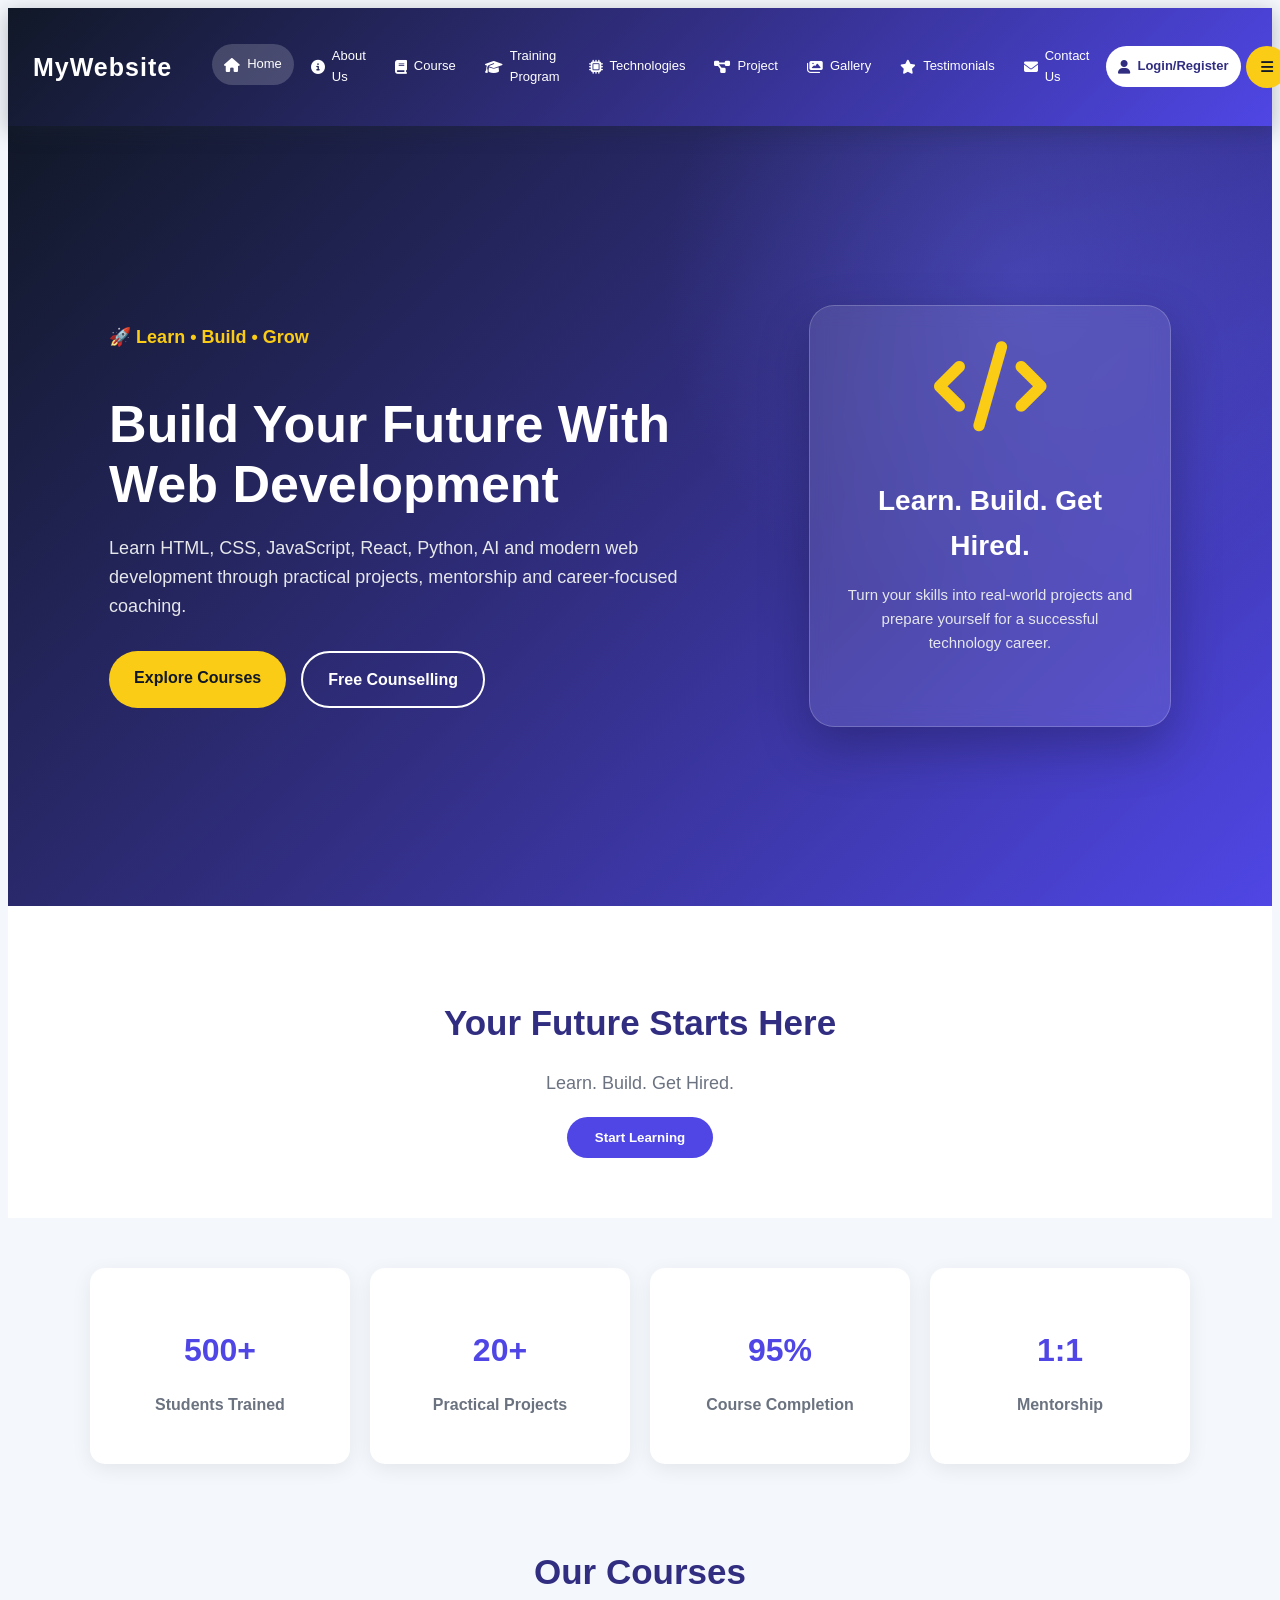
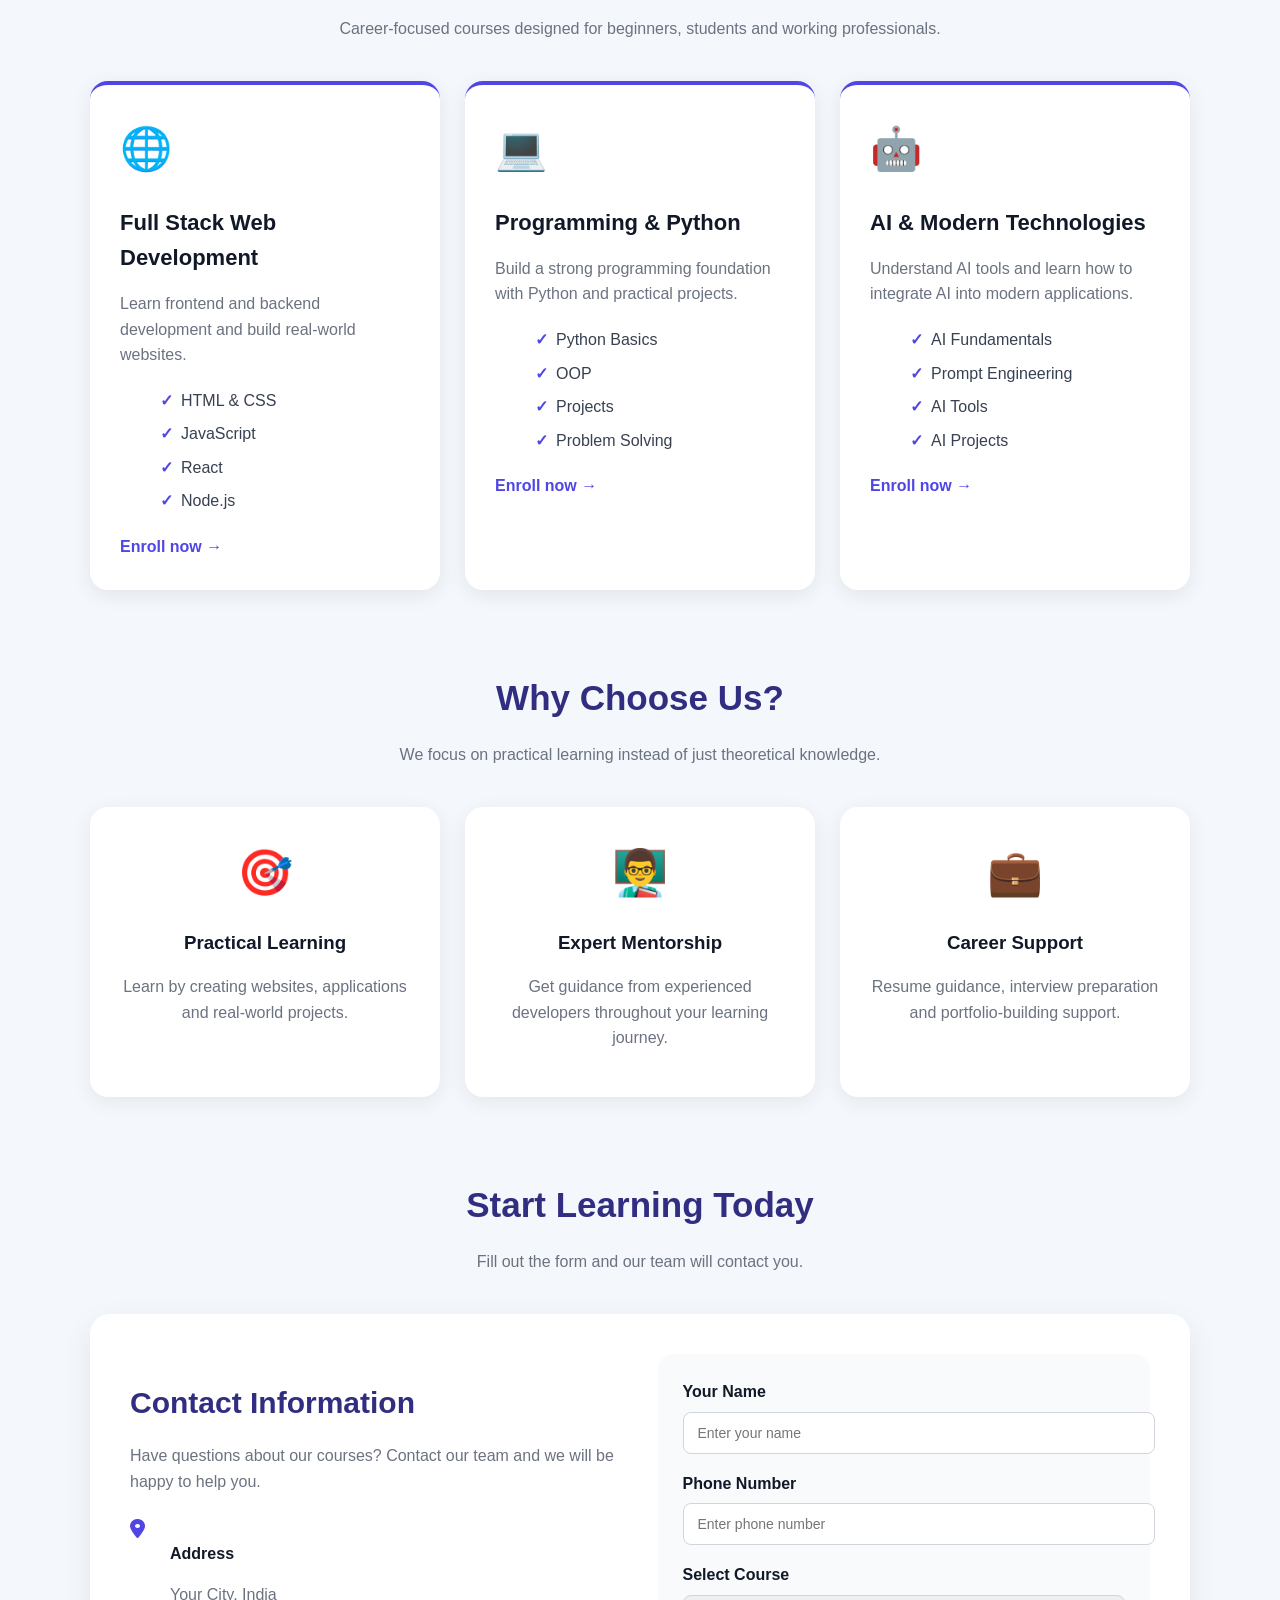
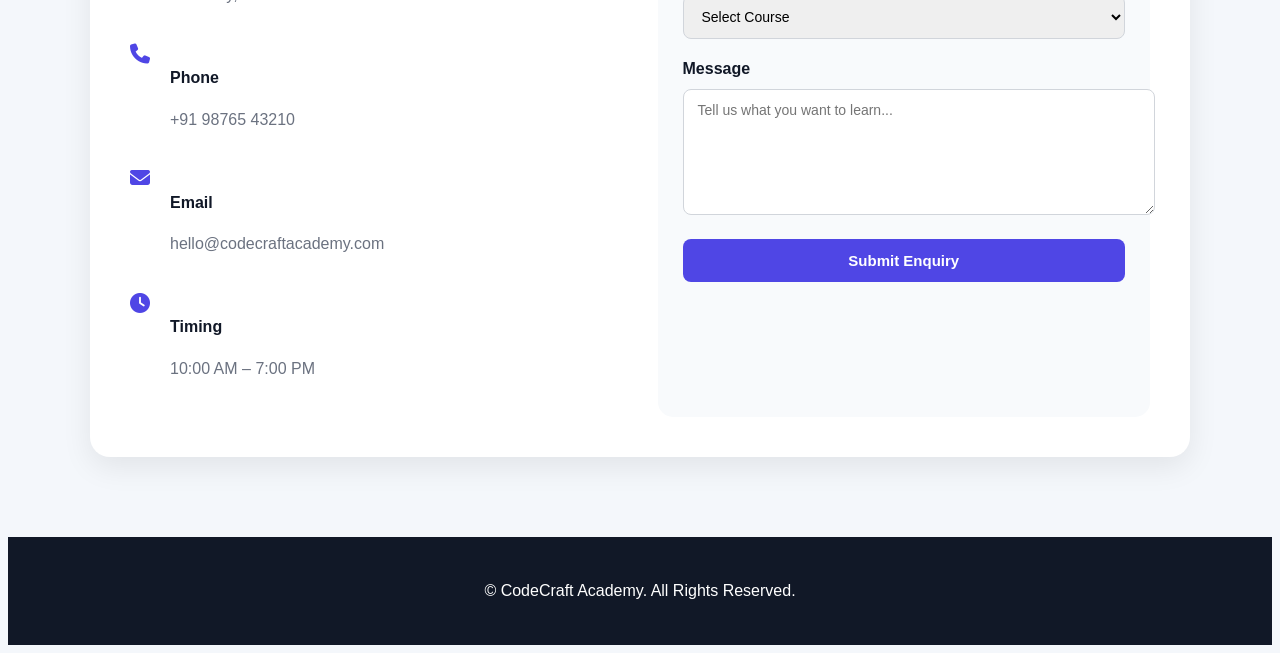
<file: index.html>
<!DOCTYPE html>
<html lang="en">
<head>
  <meta charset="UTF-8">
  <meta name="viewport" content="width=device-width, initial-scale=1.0">

  <title>CodeCraft Academy - Home</title>

  <!-- Font Awesome -->
  <link rel="stylesheet"
        href="https://cdnjs.cloudflare.com/ajax/libs/font-awesome/6.5.2/css/all.min.css">
  <link rel="stylesheet" href="home.css">
  
</head>

<body>

  <!-- ================= NAVBAR ================= -->

  <nav class="navbar">

    <div class="logo">
      MyWebsite
    </div>

    <ul class="nav-menu">

      <li>
        <a href="home.html" class="active">
          <i class="fa-solid fa-house"></i>
          Home
        </a>
      </li>

      <li>
        <a href="about.html">
          <i class="fa-solid fa-circle-info"></i>
          About Us
        </a>
      </li>

      <li>
        <a href="course.html">
          <i class="fa-solid fa-book"></i>
          Course
        </a>
      </li>

      <li>
        <a href="training.html">
          <i class="fa-solid fa-graduation-cap"></i>
          Training Program
        </a>
      </li>

      <li>
        <a href="technologies.html">
          <i class="fa-solid fa-microchip"></i>
          Technologies
        </a>
      </li>

      <li>
        <a href="project.html">
          <i class="fa-solid fa-diagram-project"></i>
          Project
        </a>
      </li>

      <li>
        <a href="gallery.html">
          <i class="fa-solid fa-images"></i>
          Gallery
        </a>
      </li>

      <li>
        <a href="testimonials.html">
          <i class="fa-solid fa-star"></i>
          Testimonials
        </a>
      </li>

      <li>
        <a href="contact.html">
          <i class="fa-solid fa-envelope"></i>
          Contact Us
        </a>
      </li>

      <li>
        <a href="login.html" class="login-btn">
          <i class="fa-solid fa-user"></i>
          Login/Register
        </a>
      </li>

      <li>
        <a href="#" class="icon-btn">
          <i class="fa-solid fa-bars"></i>
        </a>
      </li>

    </ul>

  </nav>


  <!-- ================= HERO ================= -->

  <section class="hero">

    <div class="hero-content">

      <div class="hero-tag">
        🚀 Learn • Build • Grow
      </div>

      <h1>
        Build Your Future With Web Development
      </h1>

      <p>
        Learn HTML, CSS, JavaScript, React, Python, AI and modern
        web development through practical projects, mentorship
        and career-focused coaching.
      </p>

      <div class="hero-buttons">

        <a href="#courses" class="btn btn-primary">
          Explore Courses
        </a>

        <a href="#contact" class="btn btn-secondary">
          Free Counselling
        </a>

      </div>

    </div>


    <div class="hero-card">

      <i class="fa-solid fa-code"></i>

      <h2>Learn. Build. Get Hired.</h2>

      <p>
        Turn your skills into real-world projects and prepare
        yourself for a successful technology career.
      </p>

    </div>

  </section>


  <!-- ================= FUTURE ================= -->

  <section class="future">

    <h2>Your Future Starts Here</h2>

    <p>
      Learn. Build. Get Hired.
    </p>

    <a href="#courses">
      <button>
        Start Learning
      </button>
    </a>

  </section>


  <!-- ================= STATS ================= -->

  <section class="stats">

    <div class="stat-card">
      <h2>500+</h2>
      <p>Students Trained</p>
    </div>

    <div class="stat-card">
      <h2>20+</h2>
      <p>Practical Projects</p>
    </div>

    <div class="stat-card">
      <h2>95%</h2>
      <p>Course Completion</p>
    </div>

    <div class="stat-card">
      <h2>1:1</h2>
      <p>Mentorship</p>
    </div>

  </section>


  <!-- ================= COURSES ================= -->

  <section class="section" id="courses">

    <div class="section-title">

      <h2>Our Courses</h2>

      <p>
        Career-focused courses designed for beginners,
        students and working professionals.
      </p>

    </div>


    <div class="course-grid">

      <!-- COURSE 1 -->

      <div class="course-card">

        <div class="course-icon">
          🌐
        </div>

        <h3>
          Full Stack Web Development
        </h3>

        <p>
          Learn frontend and backend development and build
          real-world websites.
        </p>

        <ul>
          <li>HTML & CSS</li>
          <li>JavaScript</li>
          <li>React</li>
          <li>Node.js</li>
        </ul>

        <a href="#contact" class="enroll">
          Enroll now →
        </a>

      </div>


      <!-- COURSE 2 -->

      <div class="course-card">

        <div class="course-icon">
          💻
        </div>

        <h3>
          Programming & Python
        </h3>

        <p>
          Build a strong programming foundation with Python
          and practical projects.
        </p>

        <ul>
          <li>Python Basics</li>
          <li>OOP</li>
          <li>Projects</li>
          <li>Problem Solving</li>
        </ul>

        <a href="#contact" class="enroll">
          Enroll now →
        </a>

      </div>


      <!-- COURSE 3 -->

      <div class="course-card">

        <div class="course-icon">
          🤖
        </div>

        <h3>
          AI & Modern Technologies
        </h3>

        <p>
          Understand AI tools and learn how to integrate AI
          into modern applications.
        </p>

        <ul>
          <li>AI Fundamentals</li>
          <li>Prompt Engineering</li>
          <li>AI Tools</li>
          <li>AI Projects</li>
        </ul>

        <a href="#contact" class="enroll">
          Enroll now →
        </a>

      </div>

    </div>

  </section>


  <!-- ================= WHY CHOOSE US ================= -->

  <section class="section">

    <div class="section-title">

      <h2>Why Choose Us?</h2>

      <p>
        We focus on practical learning instead of just
        theoretical knowledge.
      </p>

    </div>


    <div class="why-grid">

      <div class="why-card">

        <div class="why-icon">
          🎯
        </div>

        <h3>
          Practical Learning
        </h3>

        <p>
          Learn by creating websites, applications and
          real-world projects.
        </p>

      </div>


      <div class="why-card">

        <div class="why-icon">
          👨‍🏫
        </div>

        <h3>
          Expert Mentorship
        </h3>

        <p>
          Get guidance from experienced developers
          throughout your learning journey.
        </p>

      </div>


      <div class="why-card">

        <div class="why-icon">
          💼
        </div>

        <h3>
          Career Support
        </h3>

        <p>
          Resume guidance, interview preparation and
          portfolio-building support.
        </p>

      </div>

    </div>

  </section>


  <!-- ================= CONTACT / ENQUIRY ================= -->

  <section class="contact-section" id="contact">

    <div class="section-title">

      <h2>Start Learning Today</h2>

      <p>
        Fill out the form and our team will contact you.
      </p>

    </div>


    <div class="contact-box">

      <!-- CONTACT INFORMATION -->

      <div class="contact-info">

        <h2>Contact Information</h2>

        <p>
          Have questions about our courses? Contact our team
          and we will be happy to help you.
        </p>


        <div class="info-item">

          <i class="fa-solid fa-location-dot"></i>

          <div>
            <h4>Address</h4>
            <p>Your City, India</p>
          </div>

        </div>


        <div class="info-item">

          <i class="fa-solid fa-phone"></i>

          <div>
            <h4>Phone</h4>
            <p>+91 98765 43210</p>
          </div>

        </div>


        <div class="info-item">

          <i class="fa-solid fa-envelope"></i>

          <div>
            <h4>Email</h4>
            <p>hello@codecraftacademy.com</p>
          </div>

        </div>


        <div class="info-item">

          <i class="fa-solid fa-clock"></i>

          <div>
            <h4>Timing</h4>
            <p>10:00 AM – 7:00 PM</p>
          </div>

        </div>

      </div>


      <!-- ENQUIRY FORM -->

      <form class="contact-form">

        <div class="form-group">

          <label>Your Name</label>

          <input
            type="text"
            placeholder="Enter your name"
            required>

        </div>


        <div class="form-group">

          <label>Phone Number</label>

          <input
            type="tel"
            placeholder="Enter phone number"
            required>

        </div>


        <div class="form-group">

          <label>Select Course</label>

          <select required>

            <option value="">
              Select Course
            </option>

            <option>
              Full Stack Web Development
            </option>

            <option>
              Programming & Python
            </option>

            <option>
              AI & Modern Technologies
            </option>

          </select>

        </div>


        <div class="form-group">

          <label>Message</label>

          <textarea
            placeholder="Tell us what you want to learn..."
          ></textarea>

        </div>


        <button
          type="submit"
          class="submit-btn">

          Submit Enquiry

        </button>

      </form>

    </div>

  </section>


  <!-- ================= FOOTER ================= -->

  <footer>

    <p>
      © CodeCraft Academy. All Rights Reserved.
    </p>

  </footer>

</body>
</html>
</file>
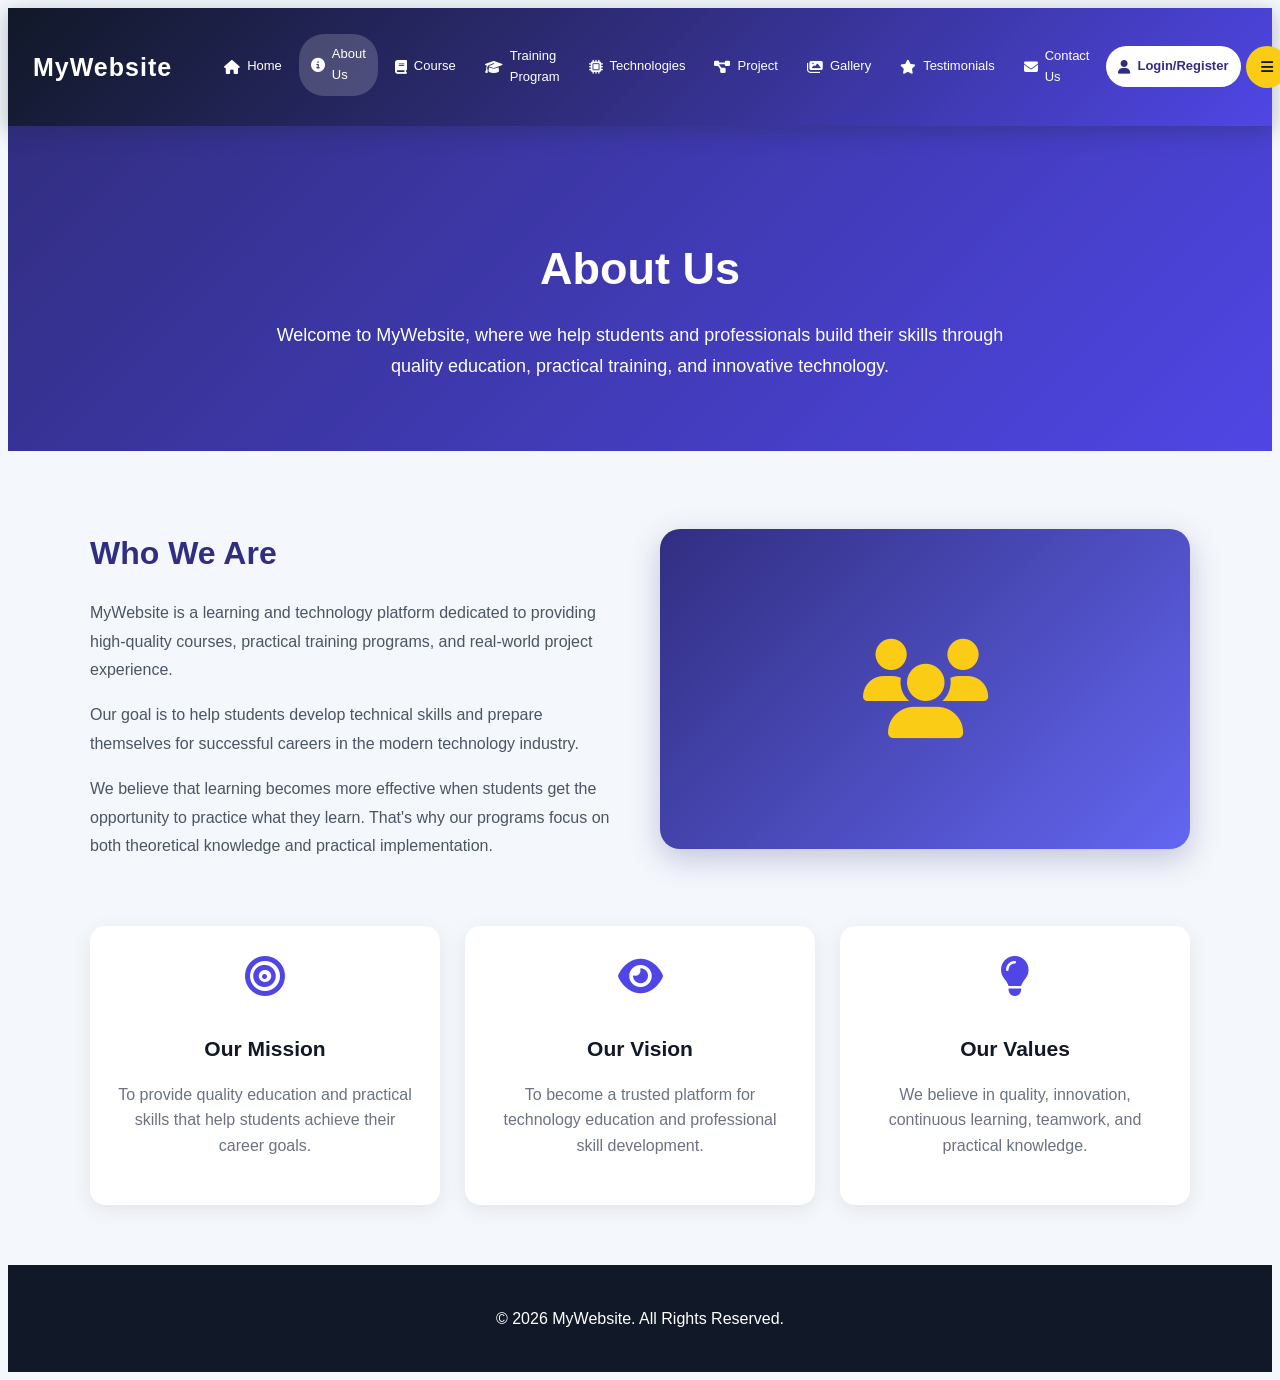
<file: about.html>
<!DOCTYPE html>
<html lang="en">
<head>
  <meta charset="UTF-8">
  <meta name="viewport" content="width=device-width, initial-scale=1.0">

  <title>About Us - MyWebsite</title>

  <!-- Font Awesome -->
  <link rel="stylesheet"
        href="https://cdnjs.cloudflare.com/ajax/libs/font-awesome/6.5.2/css/all.min.css">

   <link rel="stylesheet" href="about.css">
</head>

<body>

  <!-- NAVBAR -->
  <nav class="navbar">

    <div class="logo">
      MyWebsite
    </div>

    <ul class="nav-menu">

      <li>
        <a href="home.html">
          <i class="fa-solid fa-house"></i>
          Home
        </a>
      </li>

      <li>
        <a href="about.html" class="active">
          <i class="fa-solid fa-circle-info"></i>
          About Us
        </a>
      </li>

      <li>
        <a href="course.html">
          <i class="fa-solid fa-book"></i>
          Course
        </a>
      </li>

      <li>
        <a href="training.html">
          <i class="fa-solid fa-graduation-cap"></i>
          Training Program
        </a>
      </li>

      <li>
        <a href="technologies.html">
          <i class="fa-solid fa-microchip"></i>
          Technologies
        </a>
      </li>

      <li>
        <a href="project.html">
          <i class="fa-solid fa-diagram-project"></i>
          Project
        </a>
      </li>

      <li>
        <a href="gallery.html">
          <i class="fa-solid fa-images"></i>
          Gallery
        </a>
      </li>

      <li>
        <a href="testimonials.html">
          <i class="fa-solid fa-star"></i>
          Testimonials
        </a>
      </li>

      <li>
        <a href="contact.html">
          <i class="fa-solid fa-envelope"></i>
          Contact Us
        </a>
      </li>

      <li>
        <a href="login.html" class="login-btn">
          <i class="fa-solid fa-user"></i>
          Login/Register
        </a>
      </li>

      <li>
        <a href="#" class="icon-btn">
          <i class="fa-solid fa-bars"></i>
        </a>
      </li>

    </ul>
  </nav>


  <!-- ABOUT HERO -->
  <section class="about-hero">

    <h1>About Us</h1>

    <p>
      Welcome to MyWebsite, where we help students and professionals
      build their skills through quality education, practical training,
      and innovative technology.
    </p>

  </section>


  <!-- ABOUT CONTENT -->
  <section class="about-container">

    <div class="about-content">

      <div class="about-text">

        <h2>Who We Are</h2>

        <p>
          MyWebsite is a learning and technology platform dedicated to
          providing high-quality courses, practical training programs,
          and real-world project experience.
        </p>

        <p>
          Our goal is to help students develop technical skills and
          prepare themselves for successful careers in the modern
          technology industry.
        </p>

        <p>
          We believe that learning becomes more effective when students
          get the opportunity to practice what they learn. That's why
          our programs focus on both theoretical knowledge and practical
          implementation.
        </p>

      </div>

      <div class="about-image">
        <i class="fa-solid fa-users"></i>
      </div>

    </div>


    <!-- CARDS -->
    <div class="cards">

      <div class="card">

        <i class="fa-solid fa-bullseye"></i>

        <h3>Our Mission</h3>

        <p>
          To provide quality education and practical skills that help
          students achieve their career goals.
        </p>

      </div>


      <div class="card">

        <i class="fa-solid fa-eye"></i>

        <h3>Our Vision</h3>

        <p>
          To become a trusted platform for technology education and
          professional skill development.
        </p>

      </div>


      <div class="card">

        <i class="fa-solid fa-lightbulb"></i>

        <h3>Our Values</h3>

        <p>
          We believe in quality, innovation, continuous learning,
          teamwork, and practical knowledge.
        </p>

      </div>

    </div>

  </section>


  <!-- FOOTER -->
  <footer>

    <p>
      © 2026 MyWebsite. All Rights Reserved.
    </p>

  </footer>

</body>
</html>
</file>
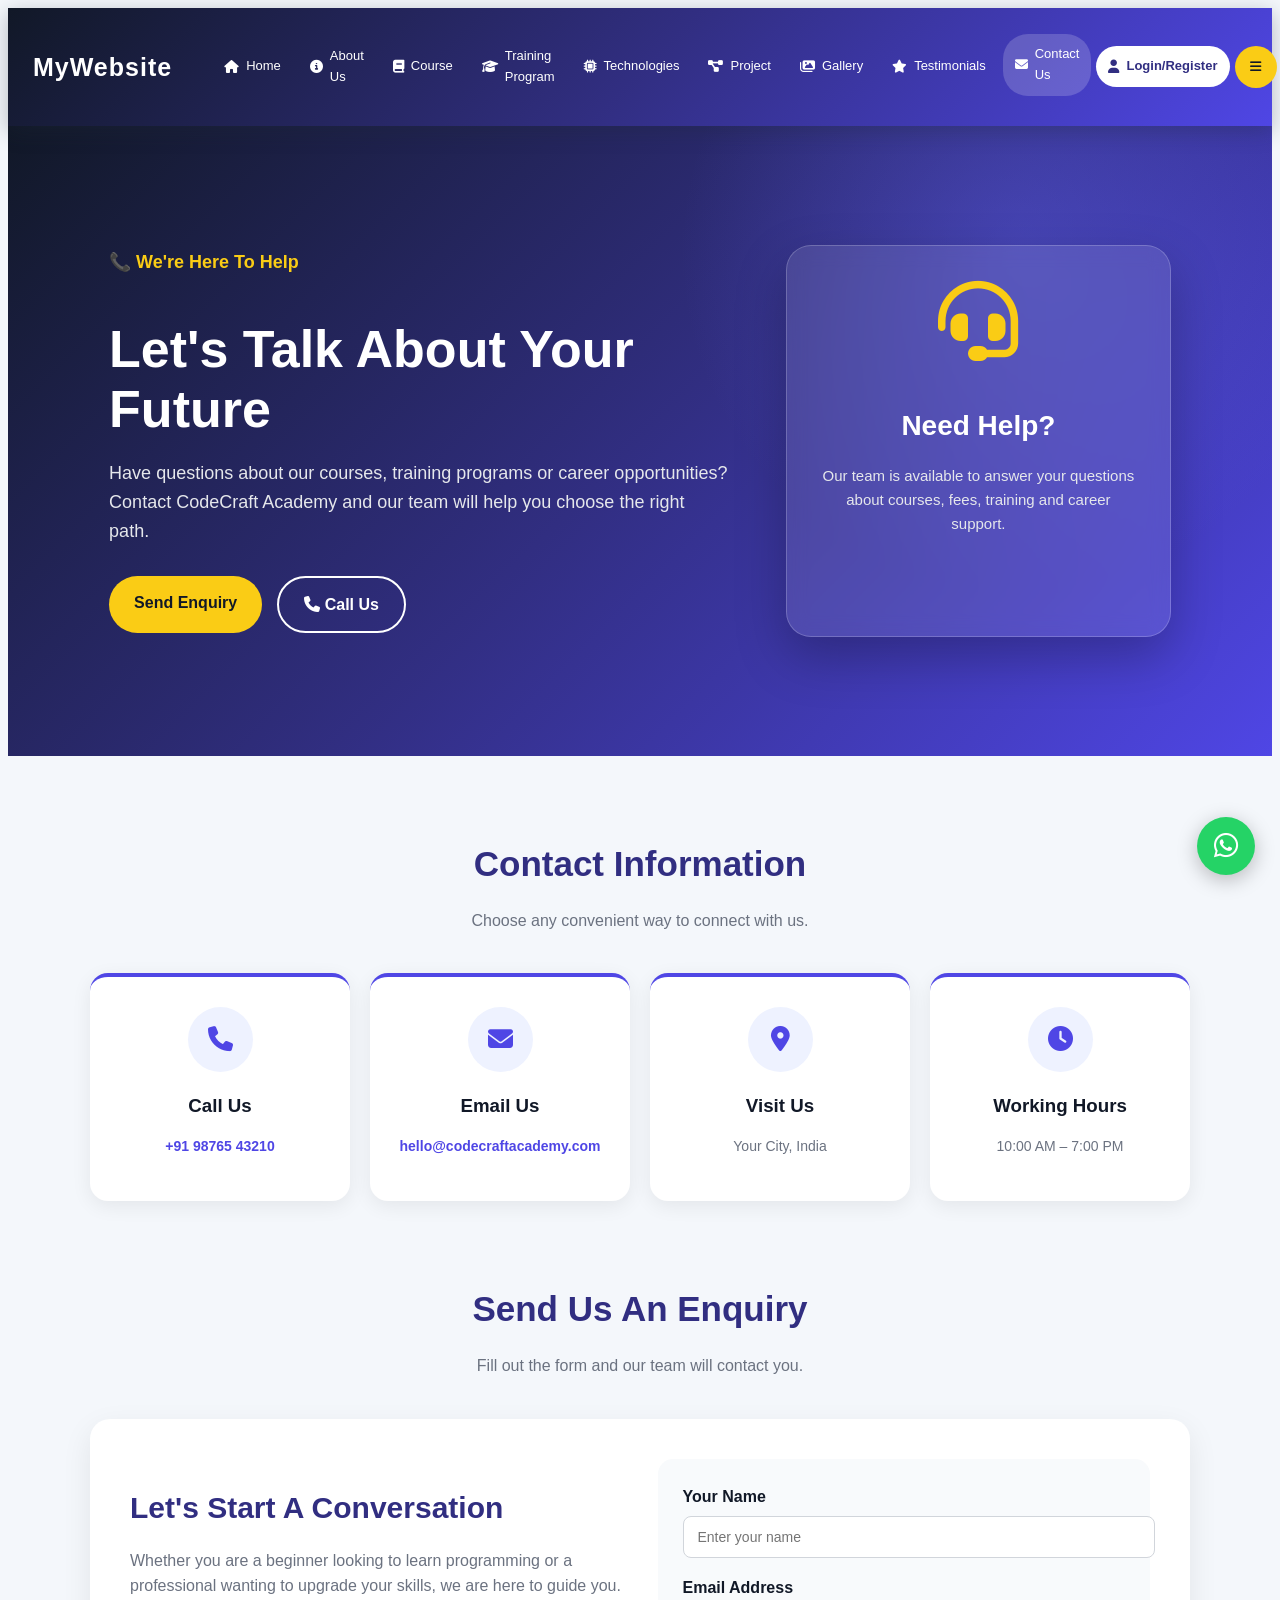
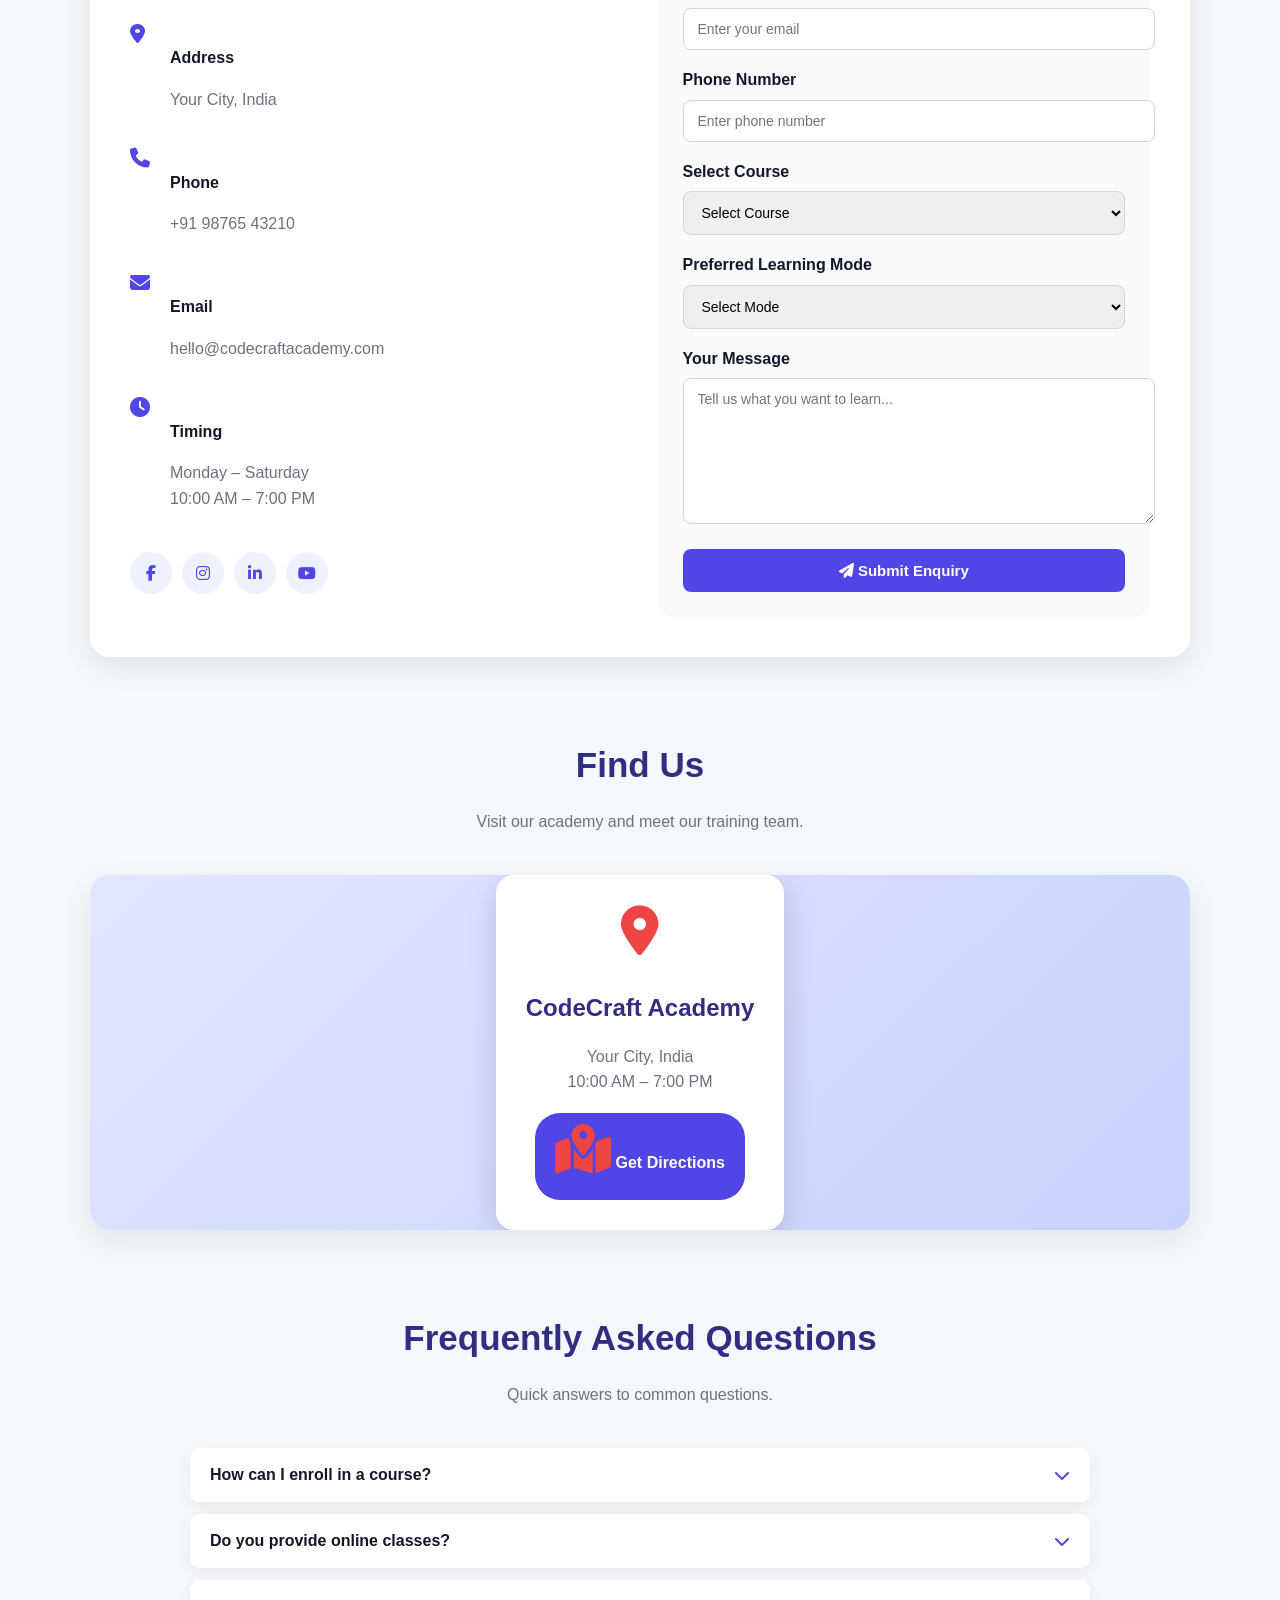
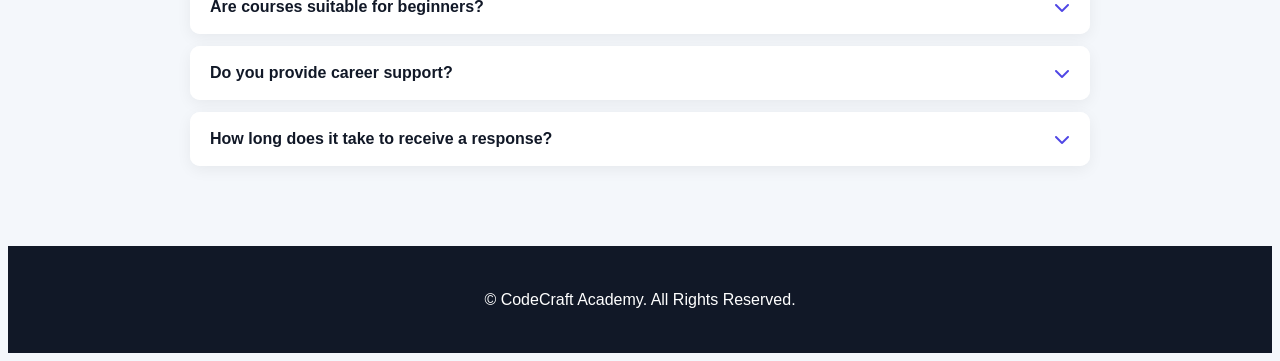
<file: contact.html>
<!DOCTYPE html>
<html lang="en">

<head>

  <meta charset="UTF-8">

  <meta name="viewport"
        content="width=device-width, initial-scale=1.0">

  <title>CodeCraft Academy - Contact Us</title>

  <!-- Font Awesome -->
  <link rel="stylesheet"
        href="https://cdnjs.cloudflare.com/ajax/libs/font-awesome/6.5.2/css/all.min.css">

 <link rel="stylesheet" href="contact.css">

</head>


<body>


  <!-- ================= NAVBAR ================= -->

  <nav class="navbar">


    <div class="logo">
      MyWebsite
    </div>


    <ul class="nav-menu">


      <li>
        <a href="home.html">

          <i class="fa-solid fa-house"></i>

          Home

        </a>
      </li>


      <li>
        <a href="about.html">

          <i class="fa-solid fa-circle-info"></i>

          About Us

        </a>
      </li>


      <li>
        <a href="course.html">

          <i class="fa-solid fa-book"></i>

          Course

        </a>
      </li>


      <li>
        <a href="training.html">

          <i class="fa-solid fa-graduation-cap"></i>

          Training Program

        </a>
      </li>


      <li>
        <a href="technologies.html">

          <i class="fa-solid fa-microchip"></i>

          Technologies

        </a>
      </li>


      <li>
        <a href="project.html">

          <i class="fa-solid fa-diagram-project"></i>

          Project

        </a>
      </li>


      <li>
        <a href="gallery.html">

          <i class="fa-solid fa-images"></i>

          Gallery

        </a>
      </li>


      <li>
        <a href="testimonials.html">

          <i class="fa-solid fa-star"></i>

          Testimonials

        </a>
      </li>


      <li>
        <a href="contact.html"
           class="active">

          <i class="fa-solid fa-envelope"></i>

          Contact Us

        </a>
      </li>


      <li>
        <a href="login.html"
           class="login-btn">

          <i class="fa-solid fa-user"></i>

          Login/Register

        </a>
      </li>


      <li>
        <a href="#"
           class="icon-btn">

          <i class="fa-solid fa-bars"></i>

        </a>
      </li>


    </ul>

  </nav>



  <!-- ================= HERO ================= -->

  <section class="contact-hero">


    <div class="hero-content">


      <div class="hero-tag">
        📞 We're Here To Help
      </div>


      <h1>
        Let's Talk About Your Future
      </h1>


      <p>
        Have questions about our courses, training programs
        or career opportunities? Contact CodeCraft Academy
        and our team will help you choose the right path.
      </p>


      <div class="hero-buttons">


        <a href="#contact-form"
           class="btn btn-primary">

          Send Enquiry

        </a>


        <a href="tel:+919876543210"
           class="btn btn-secondary">

          <i class="fa-solid fa-phone"></i>

          Call Us

        </a>


      </div>


    </div>



    <div class="hero-card">


      <i class="fa-solid fa-headset"></i>


      <h2>
        Need Help?
      </h2>


      <p>
        Our team is available to answer your questions
        about courses, fees, training and career support.
      </p>


    </div>


  </section>



  <!-- ================= CONTACT CARDS ================= -->

  <section class="contact-section">


    <div class="section-title">

      <h2>
        Contact Information
      </h2>

      <p>
        Choose any convenient way to connect with us.
      </p>

    </div>



    <div class="contact-grid">


      <!-- PHONE -->

      <div class="contact-card">


        <div class="contact-icon">

          <i class="fa-solid fa-phone"></i>

        </div>


        <h3>
          Call Us
        </h3>


        <p>
          <a href="tel:+919876543210">
            +91 98765 43210
          </a>
        </p>


      </div>



      <!-- EMAIL -->

      <div class="contact-card">


        <div class="contact-icon">

          <i class="fa-solid fa-envelope"></i>

        </div>


        <h3>
          Email Us
        </h3>


        <p>
          <a href="mailto:hello@codecraftacademy.com">
            hello@codecraftacademy.com
          </a>
        </p>


      </div>



      <!-- ADDRESS -->

      <div class="contact-card">


        <div class="contact-icon">

          <i class="fa-solid fa-location-dot"></i>

        </div>


        <h3>
          Visit Us
        </h3>


        <p>
          Your City, India
        </p>


      </div>



      <!-- TIMING -->

      <div class="contact-card">


        <div class="contact-icon">

          <i class="fa-solid fa-clock"></i>

        </div>


        <h3>
          Working Hours
        </h3>


        <p>
          10:00 AM – 7:00 PM
        </p>


      </div>


    </div>

  </section>



  <!-- ================= CONTACT FORM ================= -->

  <section class="contact-section"
           id="contact-form">


    <div class="section-title">

      <h2>
        Send Us An Enquiry
      </h2>

      <p>
        Fill out the form and our team will contact you.
      </p>

    </div>



    <div class="contact-box">


      <!-- LEFT INFORMATION -->

      <div class="contact-info">


        <h2>
          Let's Start A Conversation
        </h2>


        <p>
          Whether you are a beginner looking to learn
          programming or a professional wanting to upgrade
          your skills, we are here to guide you.
        </p>



        <div class="info-item">


          <i class="fa-solid fa-location-dot"></i>


          <div>

            <h4>
              Address
            </h4>

            <p>
              Your City, India
            </p>

          </div>


        </div>



        <div class="info-item">


          <i class="fa-solid fa-phone"></i>


          <div>

            <h4>
              Phone
            </h4>

            <p>
              +91 98765 43210
            </p>

          </div>


        </div>



        <div class="info-item">


          <i class="fa-solid fa-envelope"></i>


          <div>

            <h4>
              Email
            </h4>

            <p>
              hello@codecraftacademy.com
            </p>

          </div>


        </div>



        <div class="info-item">


          <i class="fa-solid fa-clock"></i>


          <div>

            <h4>
              Timing
            </h4>

            <p>
              Monday – Saturday
              <br>
              10:00 AM – 7:00 PM
            </p>

          </div>


        </div>



        <!-- SOCIAL -->

        <div class="social-links">


          <a href="#"
             title="Facebook">

            <i class="fa-brands fa-facebook-f"></i>

          </a>


          <a href="#"
             title="Instagram">

            <i class="fa-brands fa-instagram"></i>

          </a>


          <a href="#"
             title="LinkedIn">

            <i class="fa-brands fa-linkedin-in"></i>

          </a>


          <a href="#"
             title="YouTube">

            <i class="fa-brands fa-youtube"></i>

          </a>


        </div>


      </div>



      <!-- RIGHT FORM -->

      <form class="contact-form"
            id="enquiryForm">


        <!-- SUCCESS -->

        <div class="success-message"
             id="successMessage">

          <i class="fa-solid fa-circle-check"></i>

          Your enquiry has been submitted successfully!

        </div>



        <!-- NAME -->

        <div class="form-group">


          <label>
            Your Name
          </label>


          <input
            type="text"
            id="name"
            placeholder="Enter your name"
            required>


        </div>



        <!-- EMAIL -->

        <div class="form-group">


          <label>
            Email Address
          </label>


          <input
            type="email"
            id="email"
            placeholder="Enter your email"
            required>


        </div>



        <!-- PHONE -->

        <div class="form-group">


          <label>
            Phone Number
          </label>


          <input
            type="tel"
            id="phone"
            placeholder="Enter phone number"
            pattern="[0-9]{10}"
            maxlength="10"
            required>


        </div>



        <!-- COURSE -->

        <div class="form-group">


          <label>
            Select Course
          </label>


          <select
            id="course"
            required>


            <option value="">
              Select Course
            </option>


            <option>
              Full Stack Web Development
            </option>


            <option>
              Programming & Python
            </option>


            <option>
              AI & Modern Technologies
            </option>


            <option>
              Frontend Development
            </option>


            <option>
              Backend Development
            </option>


          </select>


        </div>



        <!-- MODE -->

        <div class="form-group">


          <label>
            Preferred Learning Mode
          </label>


          <select
            id="mode"
            required>


            <option value="">
              Select Mode
            </option>


            <option>
              Online
            </option>


            <option>
              Offline
            </option>


            <option>
              Hybrid
            </option>


          </select>


        </div>



        <!-- MESSAGE -->

        <div class="form-group">


          <label>
            Your Message
          </label>


          <textarea
            id="message"
            placeholder="Tell us what you want to learn..."
            required></textarea>


        </div>



        <!-- SUBMIT -->

        <button
          type="submit"
          class="submit-btn">

          <i class="fa-solid fa-paper-plane"></i>

          Submit Enquiry

        </button>


      </form>


    </div>

  </section>



  <!-- ================= MAP ================= -->

  <section class="map-section">


    <div class="section-title">

      <h2>
        Find Us
      </h2>

      <p>
        Visit our academy and meet our training team.
      </p>

    </div>



    <div class="map-box">


      <div class="map-content">


        <i class="fa-solid fa-location-dot"></i>


        <h2>
          CodeCraft Academy
        </h2>


        <p>
          Your City, India
          <br>
          10:00 AM – 7:00 PM
        </p>


        <!-- Replace # with your Google Maps URL -->

        <a href="#"
           class="map-btn">

          <i class="fa-solid fa-map-location-dot"></i>

          Get Directions

        </a>


      </div>


    </div>

  </section>



  <!-- ================= FAQ ================= -->

  <section class="faq-section">


    <div class="section-title">

      <h2>
        Frequently Asked Questions
      </h2>

      <p>
        Quick answers to common questions.
      </p>

    </div>



    <!-- FAQ 1 -->

    <div class="faq-item">


      <button
        class="faq-question">

        How can I enroll in a course?

        <i class="fa-solid fa-chevron-down"></i>

      </button>


      <div class="faq-answer">

        You can submit the enquiry form above.
        Our team will contact you and explain the
        enrollment process, course schedule and fees.

      </div>


    </div>



    <!-- FAQ 2 -->

    <div class="faq-item">


      <button
        class="faq-question">

        Do you provide online classes?

        <i class="fa-solid fa-chevron-down"></i>

      </button>


      <div class="faq-answer">

        Yes. Courses can be offered through online,
        offline or hybrid learning modes depending
        on the program.

      </div>


    </div>



    <!-- FAQ 3 -->

    <div class="faq-item">


      <button
        class="faq-question">

        Are courses suitable for beginners?

        <i class="fa-solid fa-chevron-down"></i>

      </button>


      <div class="faq-answer">

        Yes. Our beginner-friendly programs start
        from the fundamentals and gradually move
        toward practical projects.

      </div>


    </div>



    <!-- FAQ 4 -->

    <div class="faq-item">


      <button
        class="faq-question">

        Do you provide career support?

        <i class="fa-solid fa-chevron-down"></i>

      </button>


      <div class="faq-answer">

        Yes. Career-focused support can include
        portfolio guidance, resume preparation,
        interview practice and mentorship.

      </div>


    </div>



    <!-- FAQ 5 -->

    <div class="faq-item">


      <button
        class="faq-question">

        How long does it take to receive a response?

        <i class="fa-solid fa-chevron-down"></i>

      </button>


      <div class="faq-answer">

        After submitting the enquiry form, our team
        can contact you during working hours.

      </div>


    </div>


  </section>



  <!-- ================= WHATSAPP ================= -->

  <!-- Replace the number in the link with your WhatsApp number -->

  <a
    href="https://wa.me/919876543210"
    class="whatsapp"
    target="_blank"
    title="Chat on WhatsApp">

    <i class="fa-brands fa-whatsapp"></i>

  </a>



  <!-- ================= FOOTER ================= -->

  <footer>

    <p>
      © CodeCraft Academy. All Rights Reserved.
    </p>

  </footer>



  <!-- ================= JAVASCRIPT ================= -->

  <script>


    /* ================= CONTACT FORM ================= */

    const enquiryForm =
      document.getElementById(
        "enquiryForm"
      );


    const successMessage =
      document.getElementById(
        "successMessage"
      );


    enquiryForm.addEventListener(
      "submit",
      function(event) {

        event.preventDefault();


        const name =
          document.getElementById(
            "name"
          ).value.trim();


        const email =
          document.getElementById(
            "email"
          ).value.trim();


        const phone =
          document.getElementById(
            "phone"
          ).value.trim();


        const course =
          document.getElementById(
            "course"
          ).value;


        const mode =
          document.getElementById(
            "mode"
          ).value;


        const message =
          document.getElementById(
            "message"
          ).value.trim();


        /* ================= VALIDATION ================= */

        if (
          !name ||
          !email ||
          !phone ||
          !course ||
          !mode ||
          !message
        ) {

          alert(
            "Please fill all required fields."
          );

          return;

        }


        if (
          phone.length !== 10 ||
          isNaN(phone)
        ) {

          alert(
            "Please enter a valid 10-digit phone number."
          );

          return;

        }


        /* ================= SUCCESS ================= */

        successMessage.classList.add(
          "show"
        );


        /* Clear form */

        enquiryForm.reset();


        /* Scroll to success message */

        successMessage.scrollIntoView({
          behavior: "smooth",
          block: "center"
        });


        /* Hide after 5 seconds */

        setTimeout(
          function() {

            successMessage.classList.remove(
              "show"
            );

          },
          5000
        );

      }
    );



    /* ================= FAQ ================= */

    const faqQuestions =
      document.querySelectorAll(
        ".faq-question"
      );


    faqQuestions.forEach(
      function(question) {


        question.addEventListener(
          "click",
          function() {


            const currentItem =
              this.parentElement;


            const allItems =
              document.querySelectorAll(
                ".faq-item"
              );


            allItems.forEach(
              function(item) {

                if (
                  item !== currentItem
                ) {

                  item.classList.remove(
                    "active"
                  );

                }

              }
            );


            currentItem.classList.toggle(
              "active"
            );

          }
        );

      }
    );

  </script>


</body>

</html>
</file>
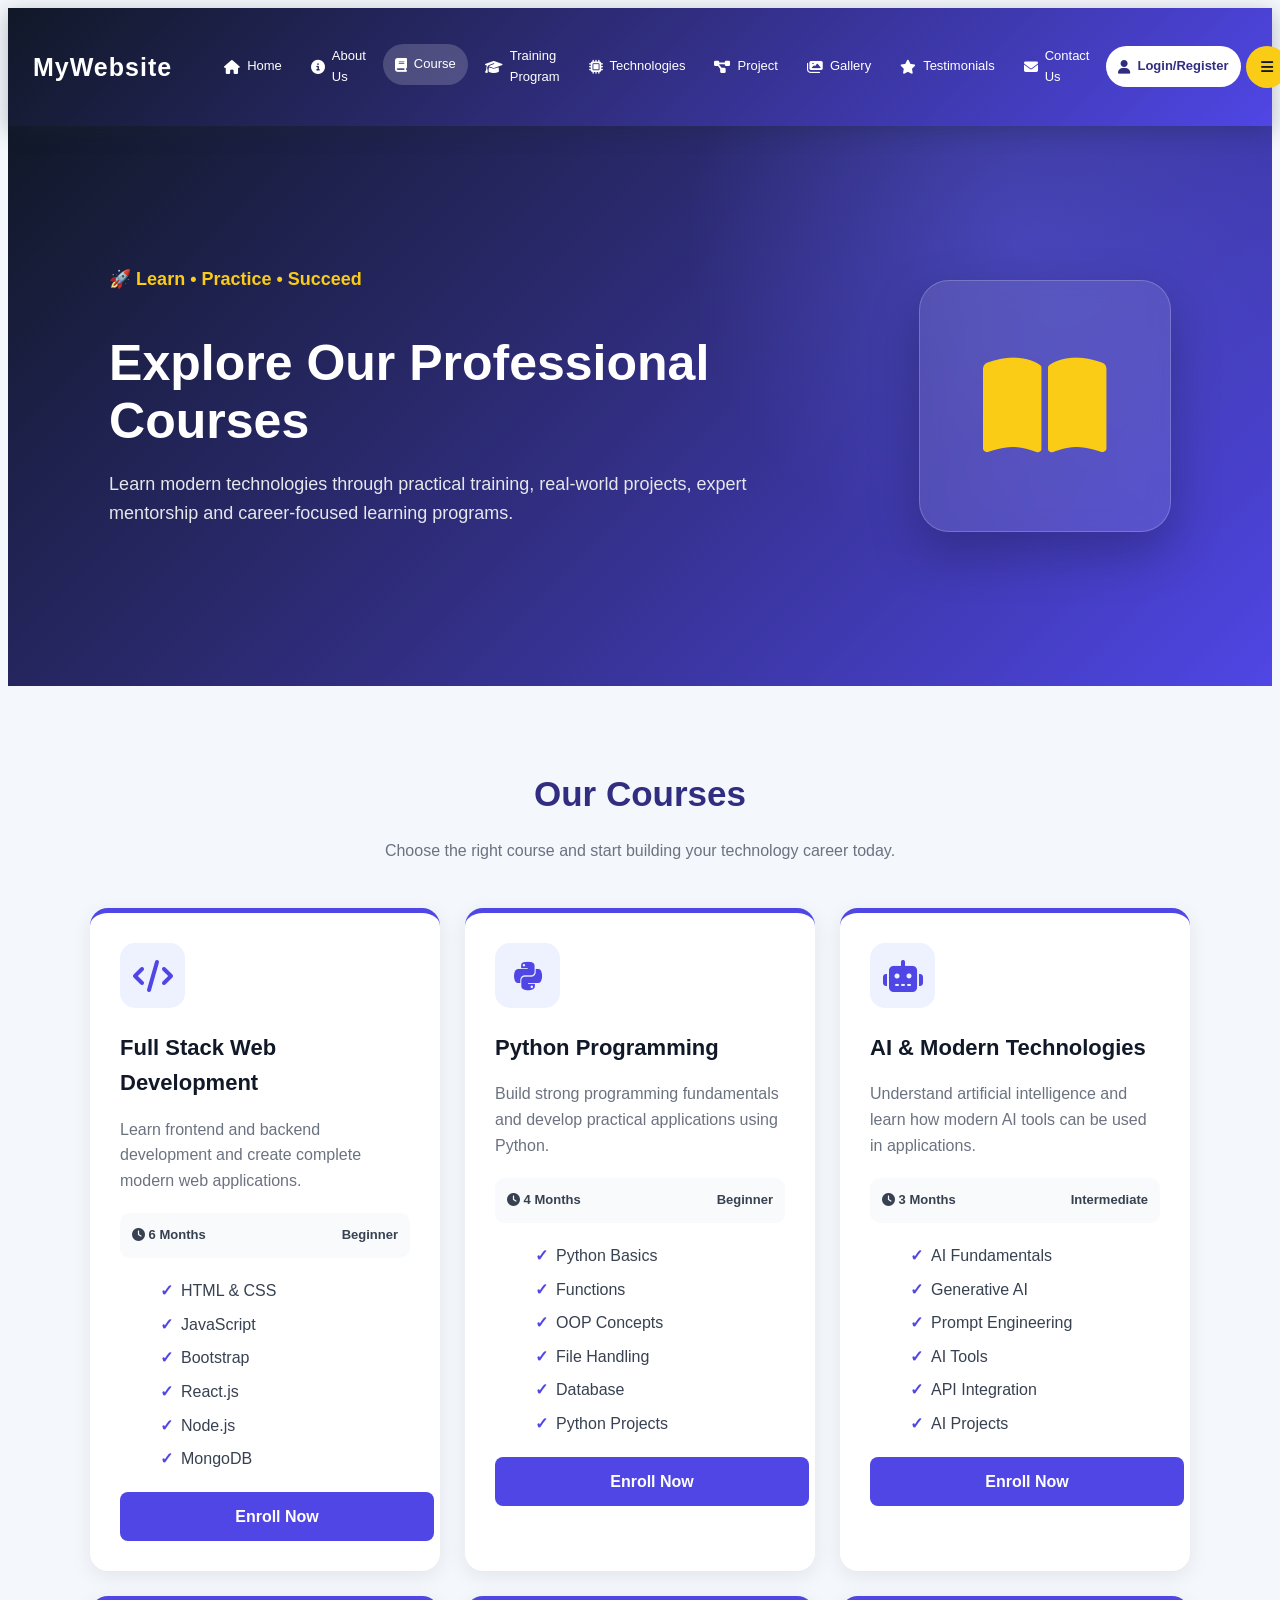
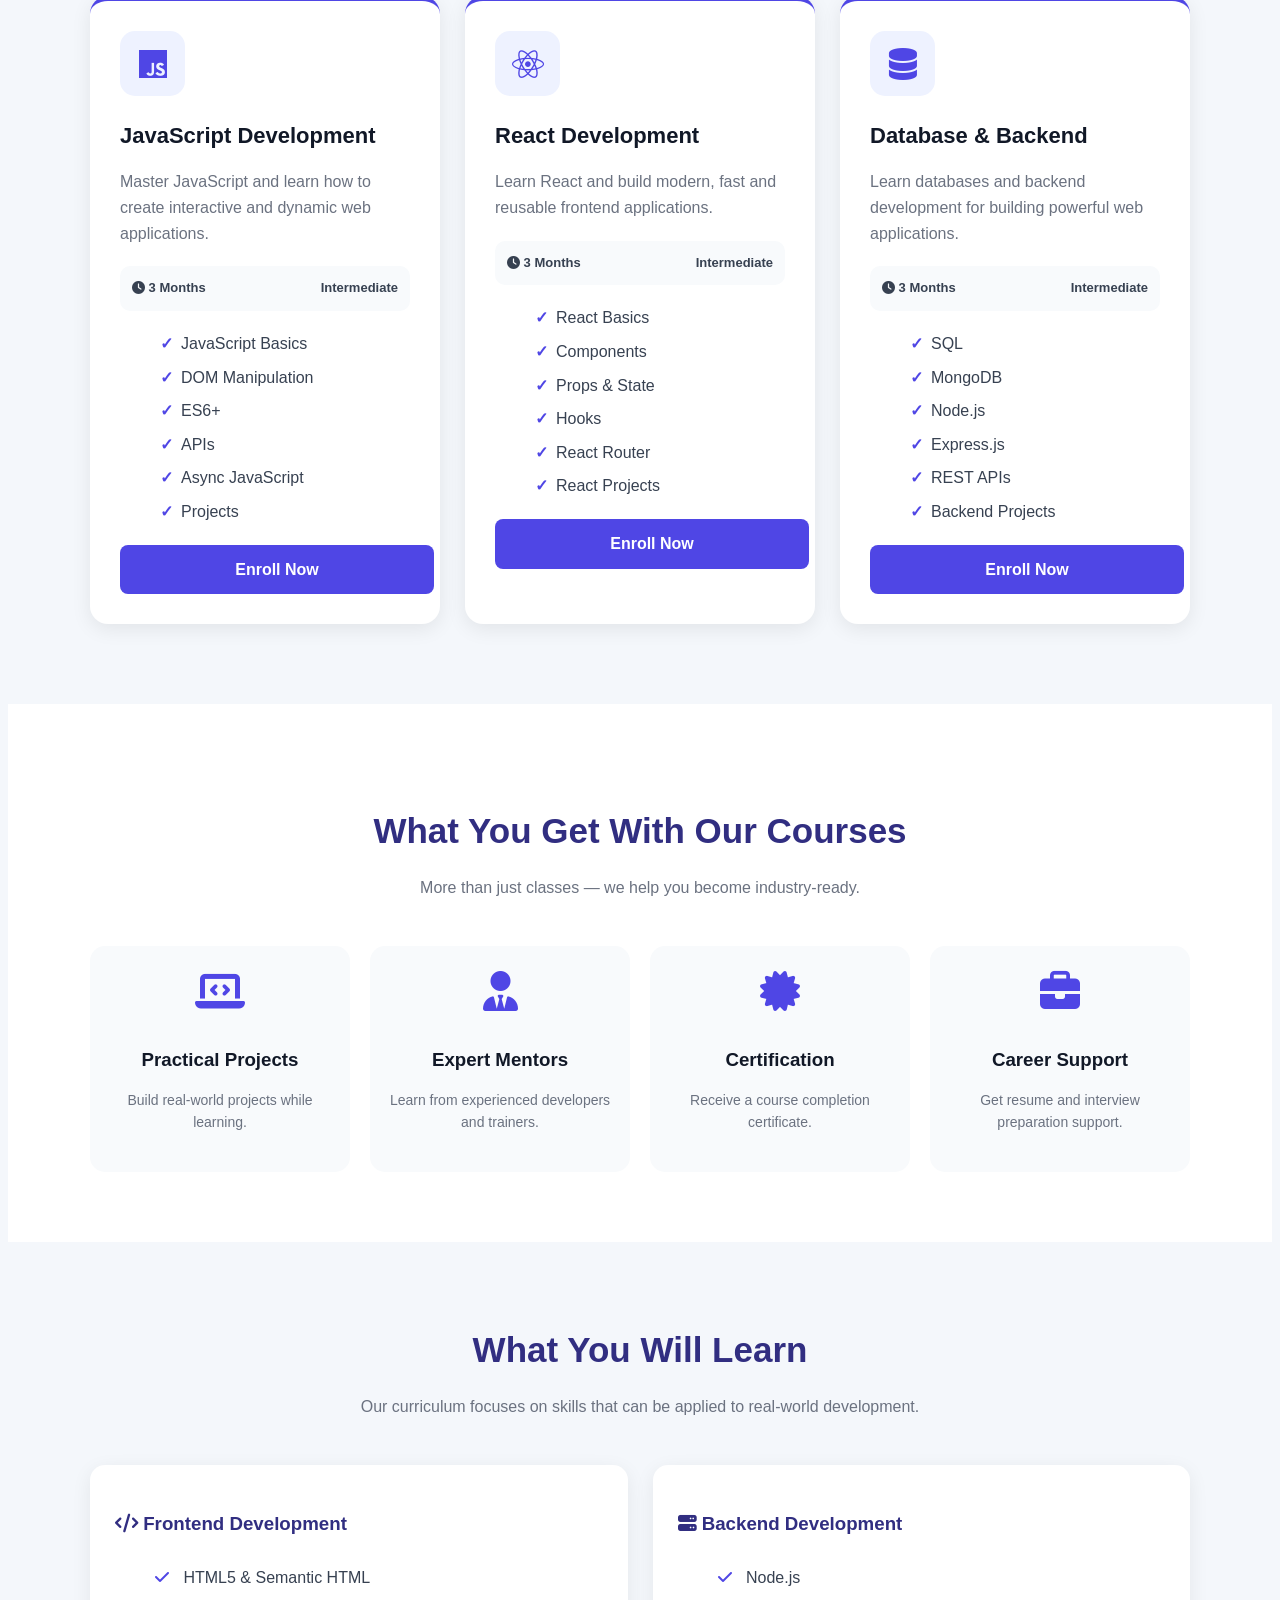
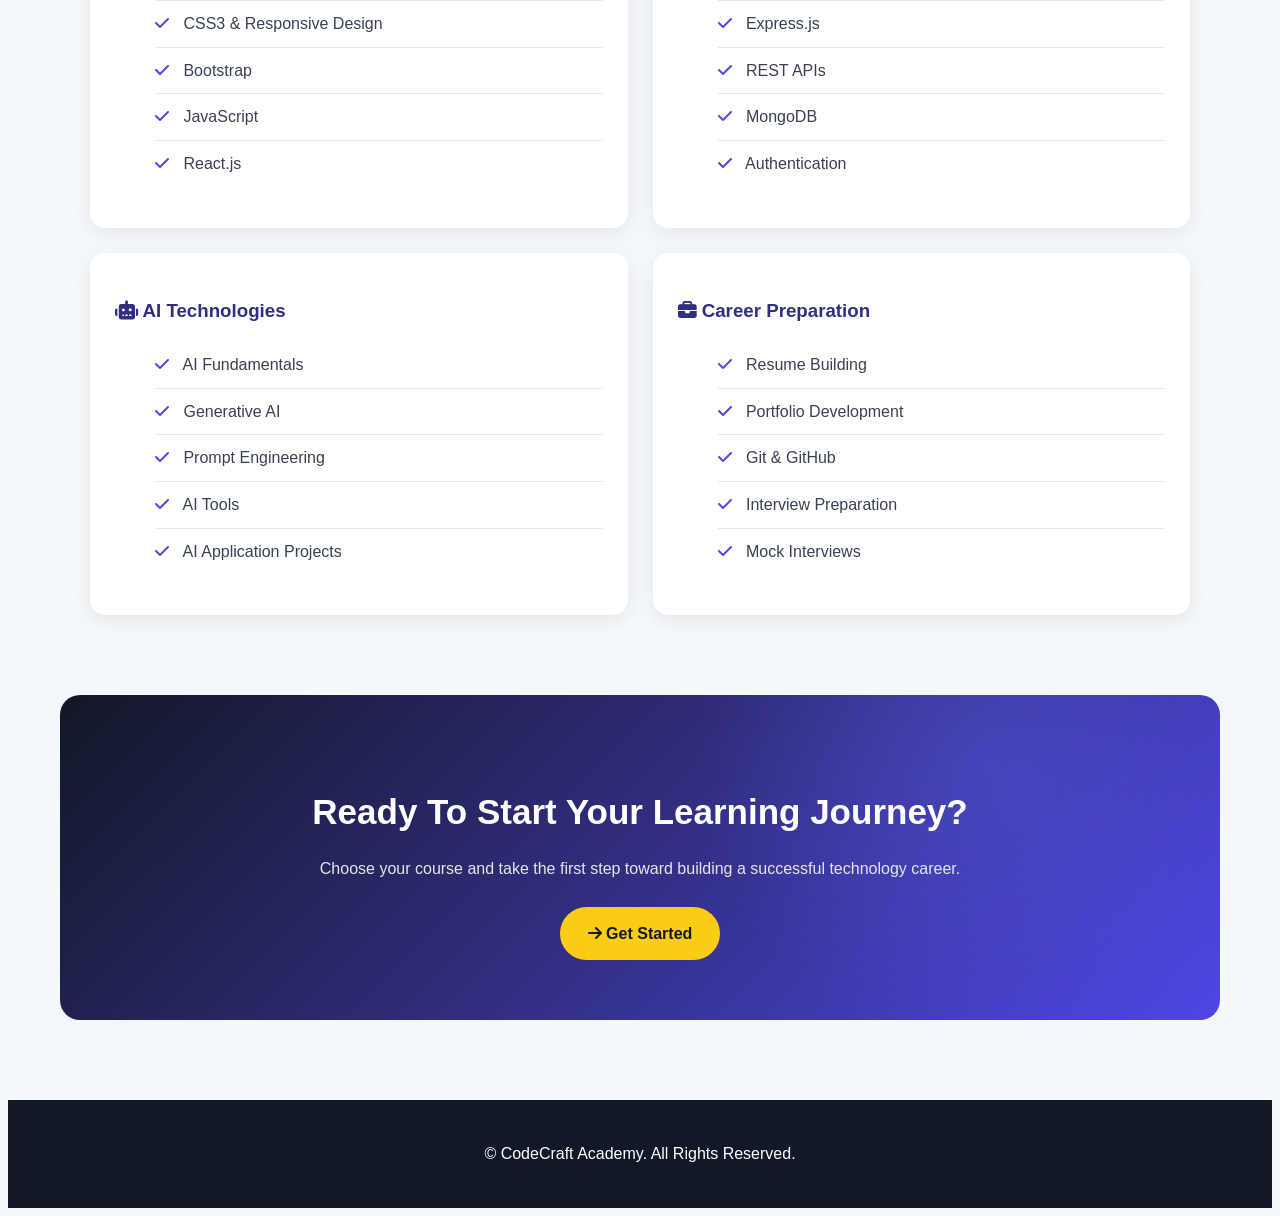
<file: course.html>
<!DOCTYPE html>
<html lang="en">
<head>
  <meta charset="UTF-8">
  <meta name="viewport" content="width=device-width, initial-scale=1.0">

  <title>CodeCraft Academy - Courses</title>

  <!-- Font Awesome -->
  <link rel="stylesheet"
        href="https://cdnjs.cloudflare.com/ajax/libs/font-awesome/6.5.2/css/all.min.css">

  <link rel="stylesheet" href="course.css">
</head>

<body>

  <!-- ================= NAVBAR ================= -->

  <nav class="navbar">

    <div class="logo">
      MyWebsite
    </div>

    <ul class="nav-menu">

      <li>
        <a href="home.html">
          <i class="fa-solid fa-house"></i>
          Home
        </a>
      </li>

      <li>
        <a href="about.html">
          <i class="fa-solid fa-circle-info"></i>
          About Us
        </a>
      </li>

      <li>
        <a href="course.html" class="active">
          <i class="fa-solid fa-book"></i>
          Course
        </a>
      </li>

      <li>
        <a href="training.html">
          <i class="fa-solid fa-graduation-cap"></i>
          Training Program
        </a>
      </li>

      <li>
        <a href="technologies.html">
          <i class="fa-solid fa-microchip"></i>
          Technologies
        </a>
      </li>

      <li>
        <a href="project.html">
          <i class="fa-solid fa-diagram-project"></i>
          Project
        </a>
      </li>

      <li>
        <a href="gallery.html">
          <i class="fa-solid fa-images"></i>
          Gallery
        </a>
      </li>

      <li>
        <a href="testimonials.html">
          <i class="fa-solid fa-star"></i>
          Testimonials
        </a>
      </li>

      <li>
        <a href="contact.html">
          <i class="fa-solid fa-envelope"></i>
          Contact Us
        </a>
      </li>

      <li>
        <a href="login.html" class="login-btn">
          <i class="fa-solid fa-user"></i>
          Login/Register
        </a>
      </li>

      <li>
        <a href="#" class="icon-btn">
          <i class="fa-solid fa-bars"></i>
        </a>
      </li>

    </ul>

  </nav>


  <!-- ================= PAGE HERO ================= -->

  <section class="page-hero">

    <div class="page-hero-content">

      <div class="hero-tag">
        🚀 Learn • Practice • Succeed
      </div>

      <h1>
        Explore Our Professional Courses
      </h1>

      <p>
        Learn modern technologies through practical training,
        real-world projects, expert mentorship and
        career-focused learning programs.
      </p>

    </div>

    <div class="hero-course-icon">

      <i class="fa-solid fa-book-open"></i>

    </div>

  </section>


  <!-- ================= COURSES ================= -->

  <section class="section">

    <div class="section-title">

      <h2>Our Courses</h2>

      <p>
        Choose the right course and start building your
        technology career today.
      </p>

    </div>


    <div class="course-grid">


      <!-- COURSE 1 -->

      <div class="course-card">

        <div class="course-icon">
          <i class="fa-solid fa-code"></i>
        </div>

        <h3>
          Full Stack Web Development
        </h3>

        <p>
          Learn frontend and backend development and create
          complete modern web applications.
        </p>

        <div class="course-info">
          <span>
            <i class="fa-solid fa-clock"></i>
            6 Months
          </span>

          <span>
            Beginner
          </span>
        </div>

        <ul>
          <li>HTML & CSS</li>
          <li>JavaScript</li>
          <li>Bootstrap</li>
          <li>React.js</li>
          <li>Node.js</li>
          <li>MongoDB</li>
        </ul>

        <a href="contact.html" class="course-btn">
          Enroll Now
        </a>

      </div>


      <!-- COURSE 2 -->

      <div class="course-card">

        <div class="course-icon">
          <i class="fa-brands fa-python"></i>
        </div>

        <h3>
          Python Programming
        </h3>

        <p>
          Build strong programming fundamentals and develop
          practical applications using Python.
        </p>

        <div class="course-info">
          <span>
            <i class="fa-solid fa-clock"></i>
            4 Months
          </span>

          <span>
            Beginner
          </span>
        </div>

        <ul>
          <li>Python Basics</li>
          <li>Functions</li>
          <li>OOP Concepts</li>
          <li>File Handling</li>
          <li>Database</li>
          <li>Python Projects</li>
        </ul>

        <a href="contact.html" class="course-btn">
          Enroll Now
        </a>

      </div>


      <!-- COURSE 3 -->

      <div class="course-card">

        <div class="course-icon">
          <i class="fa-solid fa-robot"></i>
        </div>

        <h3>
          AI & Modern Technologies
        </h3>

        <p>
          Understand artificial intelligence and learn how
          modern AI tools can be used in applications.
        </p>

        <div class="course-info">
          <span>
            <i class="fa-solid fa-clock"></i>
            3 Months
          </span>

          <span>
            Intermediate
          </span>
        </div>

        <ul>
          <li>AI Fundamentals</li>
          <li>Generative AI</li>
          <li>Prompt Engineering</li>
          <li>AI Tools</li>
          <li>API Integration</li>
          <li>AI Projects</li>
        </ul>

        <a href="contact.html" class="course-btn">
          Enroll Now
        </a>

      </div>


      <!-- COURSE 4 -->

      <div class="course-card">

        <div class="course-icon">
          <i class="fa-brands fa-js"></i>
        </div>

        <h3>
          JavaScript Development
        </h3>

        <p>
          Master JavaScript and learn how to create
          interactive and dynamic web applications.
        </p>

        <div class="course-info">
          <span>
            <i class="fa-solid fa-clock"></i>
            3 Months
          </span>

          <span>
            Intermediate
          </span>
        </div>

        <ul>
          <li>JavaScript Basics</li>
          <li>DOM Manipulation</li>
          <li>ES6+</li>
          <li>APIs</li>
          <li>Async JavaScript</li>
          <li>Projects</li>
        </ul>

        <a href="contact.html" class="course-btn">
          Enroll Now
        </a>

      </div>


      <!-- COURSE 5 -->

      <div class="course-card">

        <div class="course-icon">
          <i class="fa-brands fa-react"></i>
        </div>

        <h3>
          React Development
        </h3>

        <p>
          Learn React and build modern, fast and reusable
          frontend applications.
        </p>

        <div class="course-info">
          <span>
            <i class="fa-solid fa-clock"></i>
            3 Months
          </span>

          <span>
            Intermediate
          </span>
        </div>

        <ul>
          <li>React Basics</li>
          <li>Components</li>
          <li>Props & State</li>
          <li>Hooks</li>
          <li>React Router</li>
          <li>React Projects</li>
        </ul>

        <a href="contact.html" class="course-btn">
          Enroll Now
        </a>

      </div>


      <!-- COURSE 6 -->

      <div class="course-card">

        <div class="course-icon">
          <i class="fa-solid fa-database"></i>
        </div>

        <h3>
          Database & Backend
        </h3>

        <p>
          Learn databases and backend development for
          building powerful web applications.
        </p>

        <div class="course-info">
          <span>
            <i class="fa-solid fa-clock"></i>
            3 Months
          </span>

          <span>
            Intermediate
          </span>
        </div>

        <ul>
          <li>SQL</li>
          <li>MongoDB</li>
          <li>Node.js</li>
          <li>Express.js</li>
          <li>REST APIs</li>
          <li>Backend Projects</li>
        </ul>

        <a href="contact.html" class="course-btn">
          Enroll Now
        </a>

      </div>

    </div>

  </section>


  <!-- ================= FEATURES ================= -->

  <section class="features">

    <div class="section-title">

      <h2>What You Get With Our Courses</h2>

      <p>
        More than just classes — we help you become
        industry-ready.
      </p>

    </div>


    <div class="feature-grid">

      <div class="feature-card">

        <i class="fa-solid fa-laptop-code"></i>

        <h3>
          Practical Projects
        </h3>

        <p>
          Build real-world projects while learning.
        </p>

      </div>


      <div class="feature-card">

        <i class="fa-solid fa-user-tie"></i>

        <h3>
          Expert Mentors
        </h3>

        <p>
          Learn from experienced developers and trainers.
        </p>

      </div>


      <div class="feature-card">

        <i class="fa-solid fa-certificate"></i>

        <h3>
          Certification
        </h3>

        <p>
          Receive a course completion certificate.
        </p>

      </div>


      <div class="feature-card">

        <i class="fa-solid fa-briefcase"></i>

        <h3>
          Career Support
        </h3>

        <p>
          Get resume and interview preparation support.
        </p>

      </div>

    </div>

  </section>


  <!-- ================= SYLLABUS ================= -->

  <section class="section">

    <div class="section-title">

      <h2>What You Will Learn</h2>

      <p>
        Our curriculum focuses on skills that can be
        applied to real-world development.
      </p>

    </div>


    <div class="syllabus-container">


      <div class="syllabus-card">

        <h3>
          <i class="fa-solid fa-code"></i>
          Frontend Development
        </h3>

        <ul>

          <li>
            <i class="fa-solid fa-check"></i>
            HTML5 & Semantic HTML
          </li>

          <li>
            <i class="fa-solid fa-check"></i>
            CSS3 & Responsive Design
          </li>

          <li>
            <i class="fa-solid fa-check"></i>
            Bootstrap
          </li>

          <li>
            <i class="fa-solid fa-check"></i>
            JavaScript
          </li>

          <li>
            <i class="fa-solid fa-check"></i>
            React.js
          </li>

        </ul>

      </div>


      <div class="syllabus-card">

        <h3>
          <i class="fa-solid fa-server"></i>
          Backend Development
        </h3>

        <ul>

          <li>
            <i class="fa-solid fa-check"></i>
            Node.js
          </li>

          <li>
            <i class="fa-solid fa-check"></i>
            Express.js
          </li>

          <li>
            <i class="fa-solid fa-check"></i>
            REST APIs
          </li>

          <li>
            <i class="fa-solid fa-check"></i>
            MongoDB
          </li>

          <li>
            <i class="fa-solid fa-check"></i>
            Authentication
          </li>

        </ul>

      </div>


      <div class="syllabus-card">

        <h3>
          <i class="fa-solid fa-robot"></i>
          AI Technologies
        </h3>

        <ul>

          <li>
            <i class="fa-solid fa-check"></i>
            AI Fundamentals
          </li>

          <li>
            <i class="fa-solid fa-check"></i>
            Generative AI
          </li>

          <li>
            <i class="fa-solid fa-check"></i>
            Prompt Engineering
          </li>

          <li>
            <i class="fa-solid fa-check"></i>
            AI Tools
          </li>

          <li>
            <i class="fa-solid fa-check"></i>
            AI Application Projects
          </li>

        </ul>

      </div>


      <div class="syllabus-card">

        <h3>
          <i class="fa-solid fa-briefcase"></i>
          Career Preparation
        </h3>

        <ul>

          <li>
            <i class="fa-solid fa-check"></i>
            Resume Building
          </li>

          <li>
            <i class="fa-solid fa-check"></i>
            Portfolio Development
          </li>

          <li>
            <i class="fa-solid fa-check"></i>
            Git & GitHub
          </li>

          <li>
            <i class="fa-solid fa-check"></i>
            Interview Preparation
          </li>

          <li>
            <i class="fa-solid fa-check"></i>
            Mock Interviews
          </li>

        </ul>

      </div>

    </div>

  </section>


  <!-- ================= CTA ================= -->

  <section class="cta">

    <h2>
      Ready To Start Your Learning Journey?
    </h2>

    <p>
      Choose your course and take the first step toward
      building a successful technology career.
    </p>

    <a href="contact.html" class="cta-btn">
      <i class="fa-solid fa-arrow-right"></i>
      Get Started
    </a>

  </section>


  <!-- ================= FOOTER ================= -->

  <footer>

    <p>
      © CodeCraft Academy. All Rights Reserved.
    </p>

  </footer>

</body>
</html>
</file>
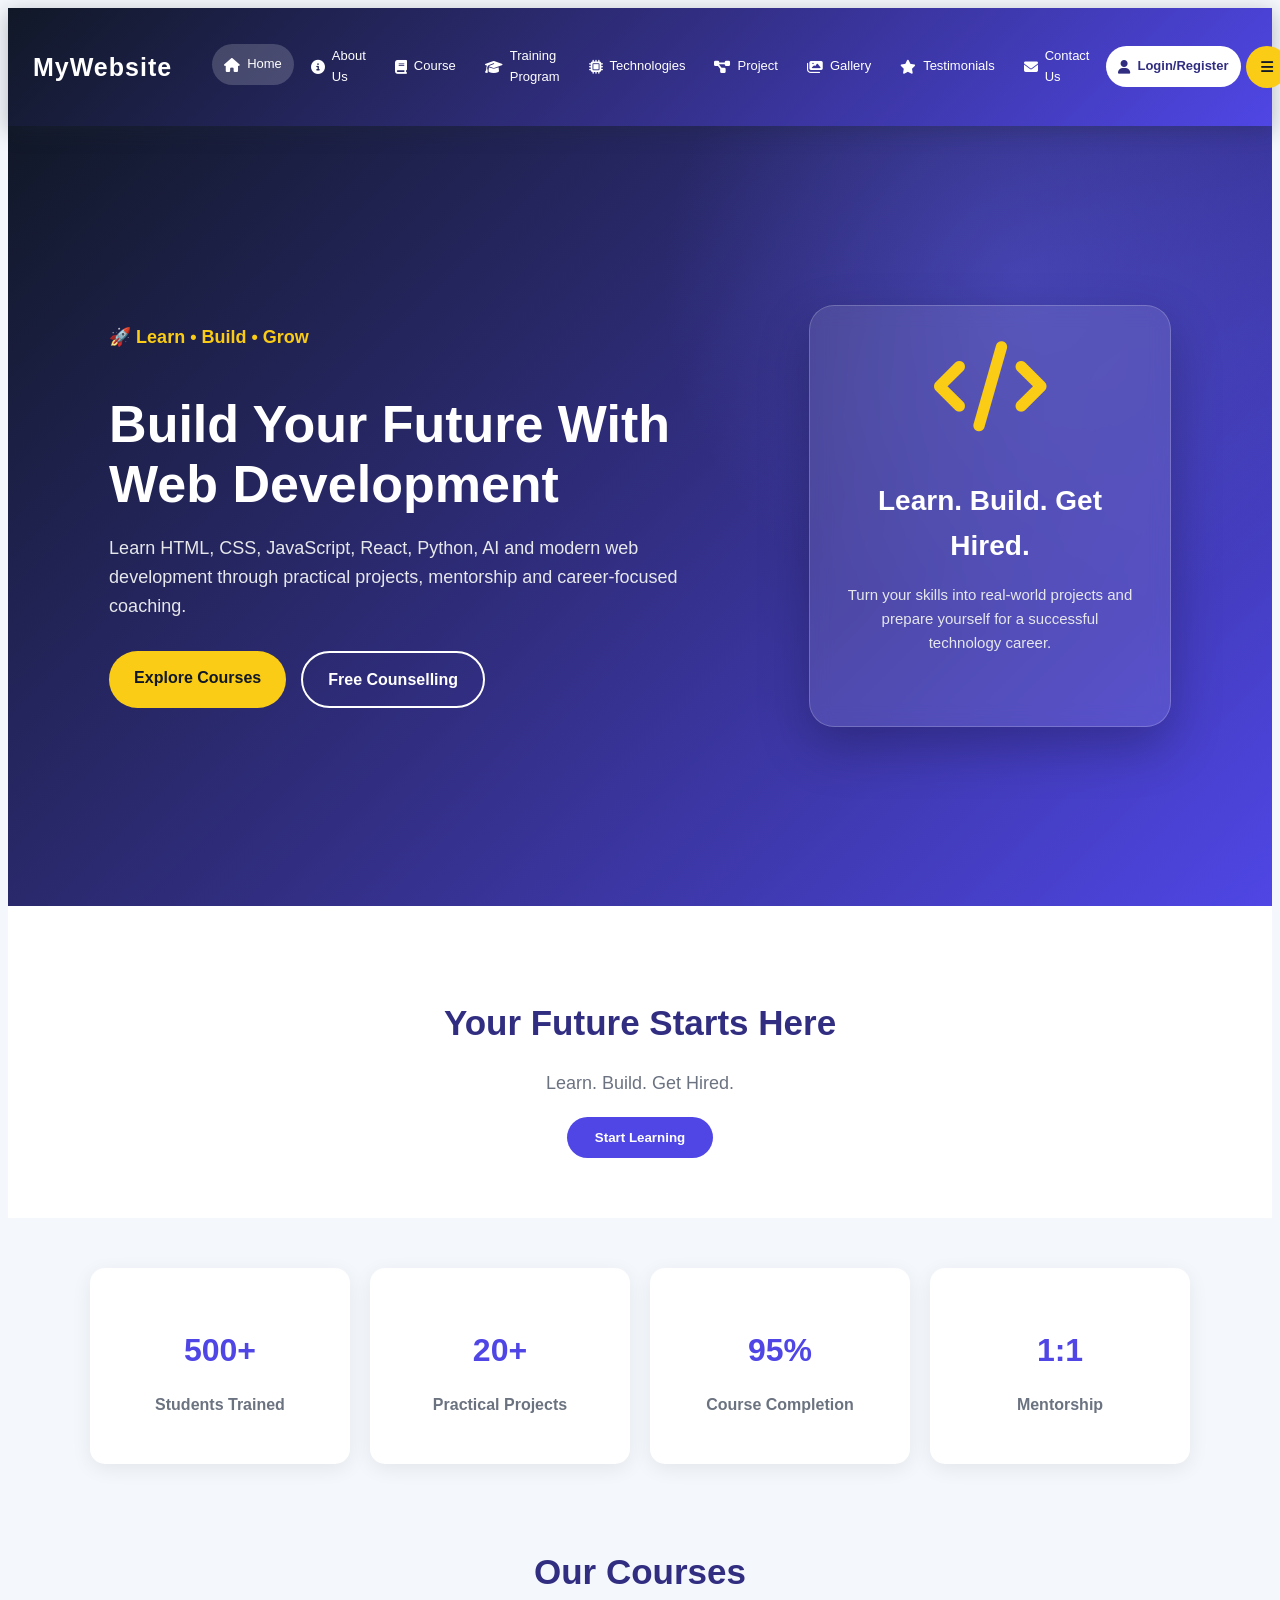
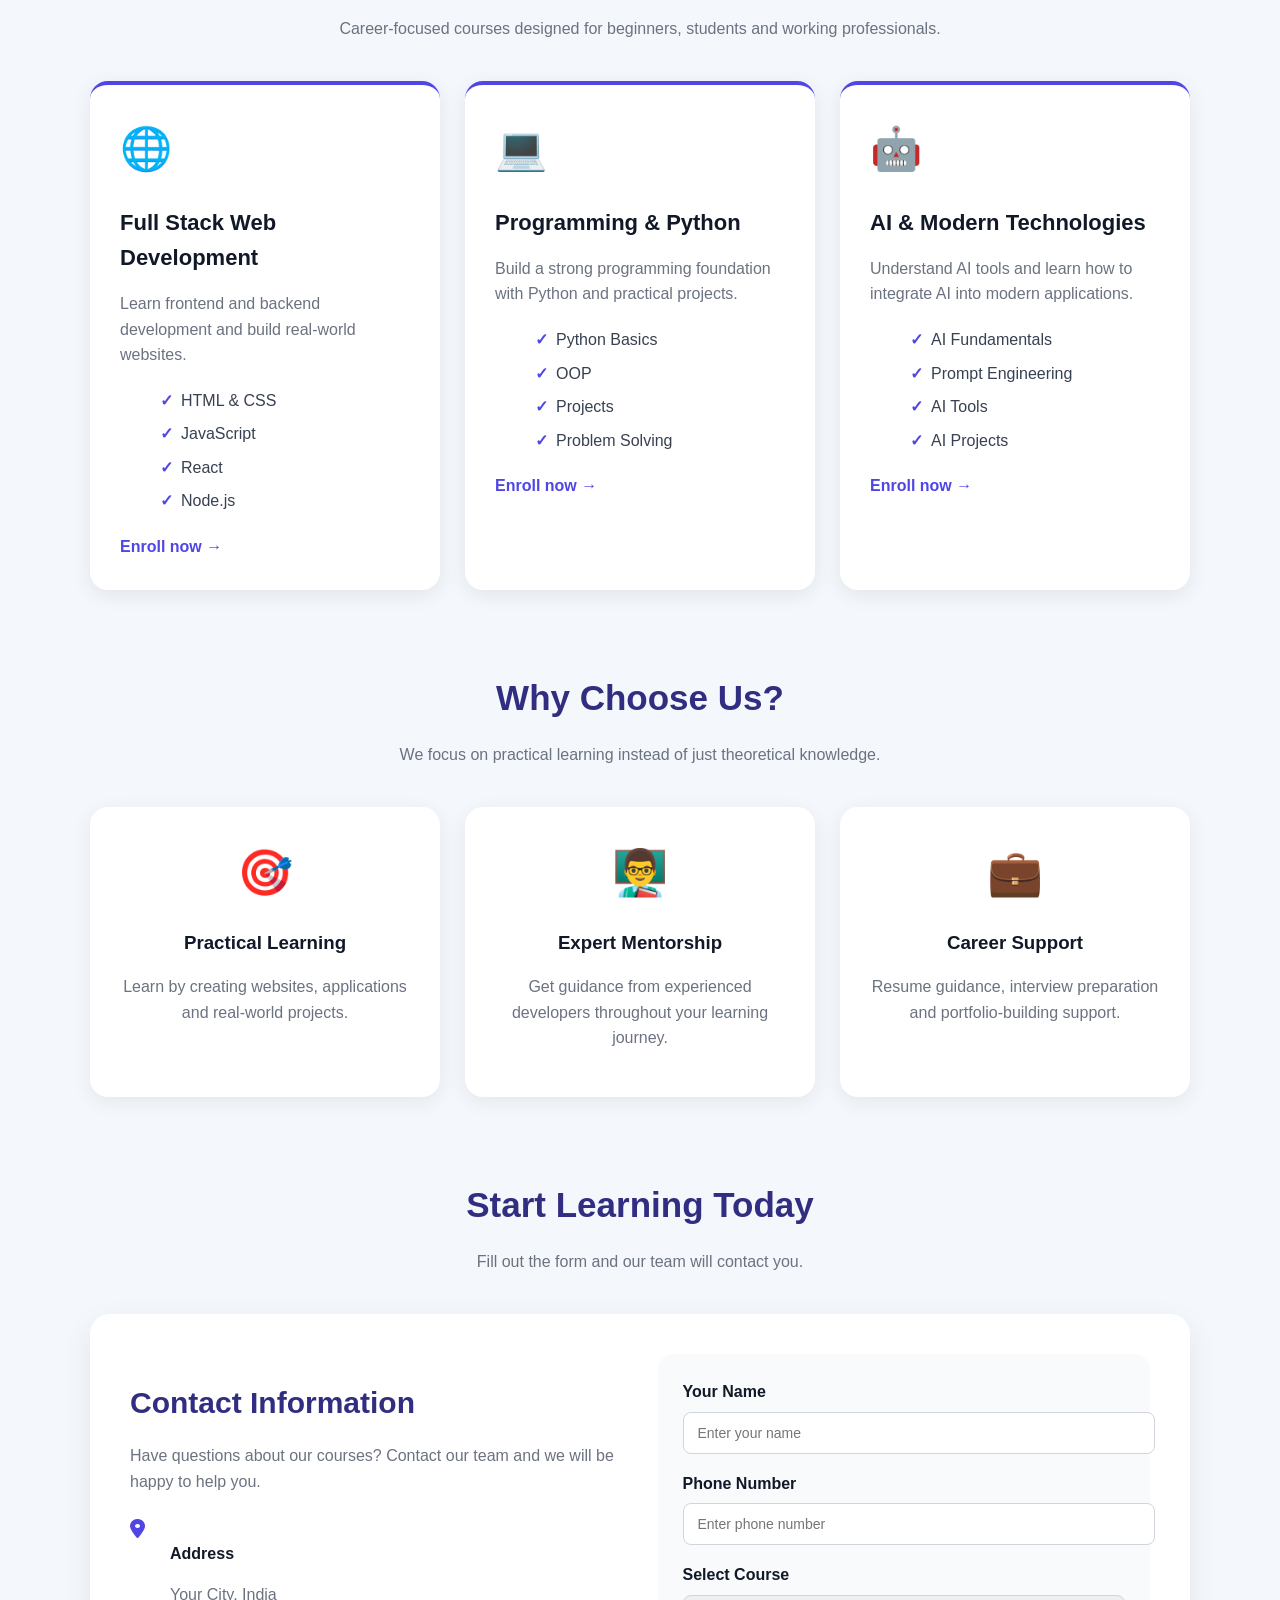
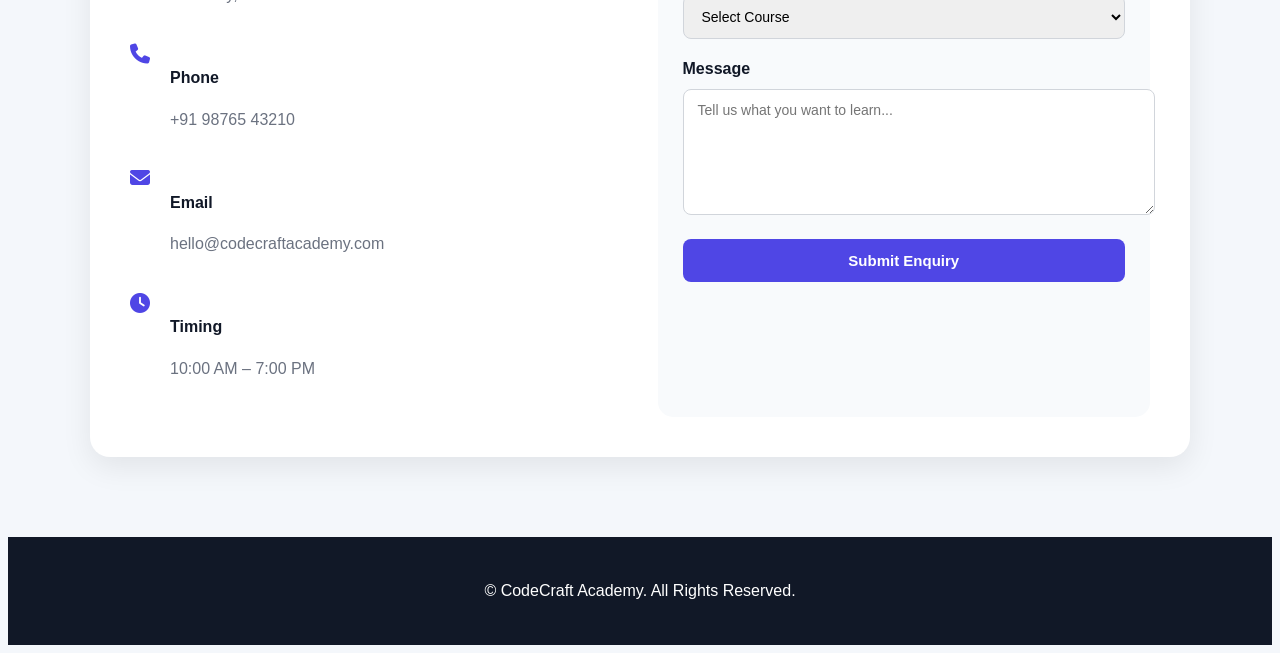
<file: home.html>
<!DOCTYPE html>
<html lang="en">
<head>
  <meta charset="UTF-8">
  <meta name="viewport" content="width=device-width, initial-scale=1.0">

  <title>CodeCraft Academy - Home</title>

  <!-- Font Awesome -->
  <link rel="stylesheet"
        href="https://cdnjs.cloudflare.com/ajax/libs/font-awesome/6.5.2/css/all.min.css">
  <link rel="stylesheet" href="home.css">
  
</head>

<body>

  <!-- ================= NAVBAR ================= -->

  <nav class="navbar">

    <div class="logo">
      MyWebsite
    </div>

    <ul class="nav-menu">

      <li>
        <a href="home.html" class="active">
          <i class="fa-solid fa-house"></i>
          Home
        </a>
      </li>

      <li>
        <a href="about.html">
          <i class="fa-solid fa-circle-info"></i>
          About Us
        </a>
      </li>

      <li>
        <a href="course.html">
          <i class="fa-solid fa-book"></i>
          Course
        </a>
      </li>

      <li>
        <a href="training.html">
          <i class="fa-solid fa-graduation-cap"></i>
          Training Program
        </a>
      </li>

      <li>
        <a href="technologies.html">
          <i class="fa-solid fa-microchip"></i>
          Technologies
        </a>
      </li>

      <li>
        <a href="project.html">
          <i class="fa-solid fa-diagram-project"></i>
          Project
        </a>
      </li>

      <li>
        <a href="gallery.html">
          <i class="fa-solid fa-images"></i>
          Gallery
        </a>
      </li>

      <li>
        <a href="testimonials.html">
          <i class="fa-solid fa-star"></i>
          Testimonials
        </a>
      </li>

      <li>
        <a href="contact.html">
          <i class="fa-solid fa-envelope"></i>
          Contact Us
        </a>
      </li>

      <li>
        <a href="login.html" class="login-btn">
          <i class="fa-solid fa-user"></i>
          Login/Register
        </a>
      </li>

      <li>
        <a href="#" class="icon-btn">
          <i class="fa-solid fa-bars"></i>
        </a>
      </li>

    </ul>

  </nav>


  <!-- ================= HERO ================= -->

  <section class="hero">

    <div class="hero-content">

      <div class="hero-tag">
        🚀 Learn • Build • Grow
      </div>

      <h1>
        Build Your Future With Web Development
      </h1>

      <p>
        Learn HTML, CSS, JavaScript, React, Python, AI and modern
        web development through practical projects, mentorship
        and career-focused coaching.
      </p>

      <div class="hero-buttons">

        <a href="#courses" class="btn btn-primary">
          Explore Courses
        </a>

        <a href="#contact" class="btn btn-secondary">
          Free Counselling
        </a>

      </div>

    </div>


    <div class="hero-card">

      <i class="fa-solid fa-code"></i>

      <h2>Learn. Build. Get Hired.</h2>

      <p>
        Turn your skills into real-world projects and prepare
        yourself for a successful technology career.
      </p>

    </div>

  </section>


  <!-- ================= FUTURE ================= -->

  <section class="future">

    <h2>Your Future Starts Here</h2>

    <p>
      Learn. Build. Get Hired.
    </p>

    <a href="#courses">
      <button>
        Start Learning
      </button>
    </a>

  </section>


  <!-- ================= STATS ================= -->

  <section class="stats">

    <div class="stat-card">
      <h2>500+</h2>
      <p>Students Trained</p>
    </div>

    <div class="stat-card">
      <h2>20+</h2>
      <p>Practical Projects</p>
    </div>

    <div class="stat-card">
      <h2>95%</h2>
      <p>Course Completion</p>
    </div>

    <div class="stat-card">
      <h2>1:1</h2>
      <p>Mentorship</p>
    </div>

  </section>


  <!-- ================= COURSES ================= -->

  <section class="section" id="courses">

    <div class="section-title">

      <h2>Our Courses</h2>

      <p>
        Career-focused courses designed for beginners,
        students and working professionals.
      </p>

    </div>


    <div class="course-grid">

      <!-- COURSE 1 -->

      <div class="course-card">

        <div class="course-icon">
          🌐
        </div>

        <h3>
          Full Stack Web Development
        </h3>

        <p>
          Learn frontend and backend development and build
          real-world websites.
        </p>

        <ul>
          <li>HTML & CSS</li>
          <li>JavaScript</li>
          <li>React</li>
          <li>Node.js</li>
        </ul>

        <a href="#contact" class="enroll">
          Enroll now →
        </a>

      </div>


      <!-- COURSE 2 -->

      <div class="course-card">

        <div class="course-icon">
          💻
        </div>

        <h3>
          Programming & Python
        </h3>

        <p>
          Build a strong programming foundation with Python
          and practical projects.
        </p>

        <ul>
          <li>Python Basics</li>
          <li>OOP</li>
          <li>Projects</li>
          <li>Problem Solving</li>
        </ul>

        <a href="#contact" class="enroll">
          Enroll now →
        </a>

      </div>


      <!-- COURSE 3 -->

      <div class="course-card">

        <div class="course-icon">
          🤖
        </div>

        <h3>
          AI & Modern Technologies
        </h3>

        <p>
          Understand AI tools and learn how to integrate AI
          into modern applications.
        </p>

        <ul>
          <li>AI Fundamentals</li>
          <li>Prompt Engineering</li>
          <li>AI Tools</li>
          <li>AI Projects</li>
        </ul>

        <a href="#contact" class="enroll">
          Enroll now →
        </a>

      </div>

    </div>

  </section>


  <!-- ================= WHY CHOOSE US ================= -->

  <section class="section">

    <div class="section-title">

      <h2>Why Choose Us?</h2>

      <p>
        We focus on practical learning instead of just
        theoretical knowledge.
      </p>

    </div>


    <div class="why-grid">

      <div class="why-card">

        <div class="why-icon">
          🎯
        </div>

        <h3>
          Practical Learning
        </h3>

        <p>
          Learn by creating websites, applications and
          real-world projects.
        </p>

      </div>


      <div class="why-card">

        <div class="why-icon">
          👨‍🏫
        </div>

        <h3>
          Expert Mentorship
        </h3>

        <p>
          Get guidance from experienced developers
          throughout your learning journey.
        </p>

      </div>


      <div class="why-card">

        <div class="why-icon">
          💼
        </div>

        <h3>
          Career Support
        </h3>

        <p>
          Resume guidance, interview preparation and
          portfolio-building support.
        </p>

      </div>

    </div>

  </section>


  <!-- ================= CONTACT / ENQUIRY ================= -->

  <section class="contact-section" id="contact">

    <div class="section-title">

      <h2>Start Learning Today</h2>

      <p>
        Fill out the form and our team will contact you.
      </p>

    </div>


    <div class="contact-box">

      <!-- CONTACT INFORMATION -->

      <div class="contact-info">

        <h2>Contact Information</h2>

        <p>
          Have questions about our courses? Contact our team
          and we will be happy to help you.
        </p>


        <div class="info-item">

          <i class="fa-solid fa-location-dot"></i>

          <div>
            <h4>Address</h4>
            <p>Your City, India</p>
          </div>

        </div>


        <div class="info-item">

          <i class="fa-solid fa-phone"></i>

          <div>
            <h4>Phone</h4>
            <p>+91 98765 43210</p>
          </div>

        </div>


        <div class="info-item">

          <i class="fa-solid fa-envelope"></i>

          <div>
            <h4>Email</h4>
            <p>hello@codecraftacademy.com</p>
          </div>

        </div>


        <div class="info-item">

          <i class="fa-solid fa-clock"></i>

          <div>
            <h4>Timing</h4>
            <p>10:00 AM – 7:00 PM</p>
          </div>

        </div>

      </div>


      <!-- ENQUIRY FORM -->

      <form class="contact-form">

        <div class="form-group">

          <label>Your Name</label>

          <input
            type="text"
            placeholder="Enter your name"
            required>

        </div>


        <div class="form-group">

          <label>Phone Number</label>

          <input
            type="tel"
            placeholder="Enter phone number"
            required>

        </div>


        <div class="form-group">

          <label>Select Course</label>

          <select required>

            <option value="">
              Select Course
            </option>

            <option>
              Full Stack Web Development
            </option>

            <option>
              Programming & Python
            </option>

            <option>
              AI & Modern Technologies
            </option>

          </select>

        </div>


        <div class="form-group">

          <label>Message</label>

          <textarea
            placeholder="Tell us what you want to learn..."
          ></textarea>

        </div>


        <button
          type="submit"
          class="submit-btn">

          Submit Enquiry

        </button>

      </form>

    </div>

  </section>


  <!-- ================= FOOTER ================= -->

  <footer>

    <p>
      © CodeCraft Academy. All Rights Reserved.
    </p>

  </footer>

</body>
</html>
</file>
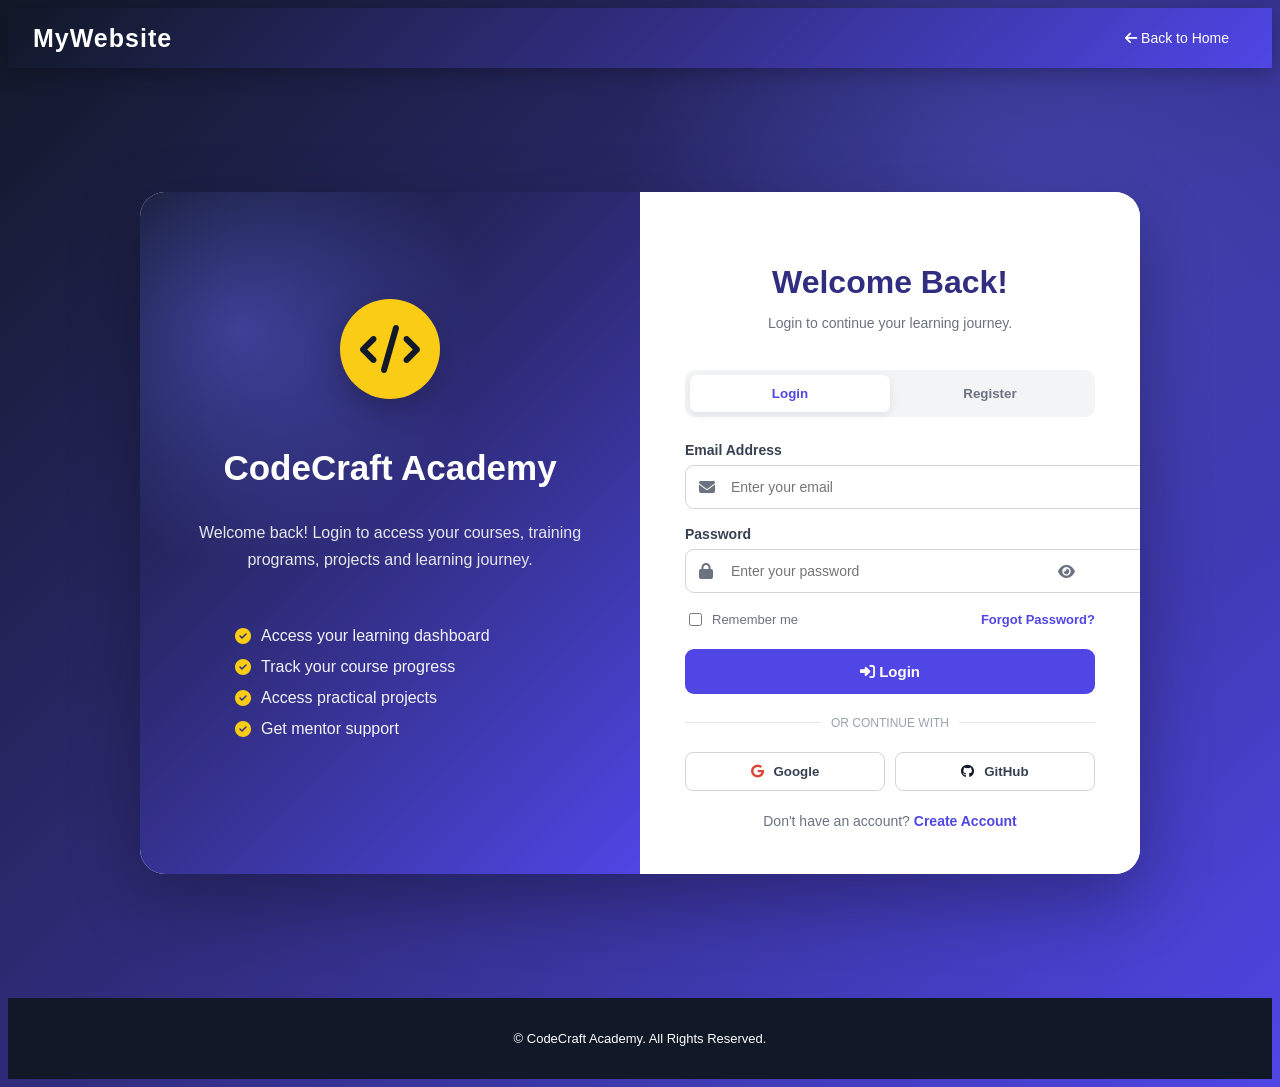
<file: login.html>
<!DOCTYPE html>
<html lang="en">

<head>

  <meta charset="UTF-8">

  <meta name="viewport"
        content="width=device-width, initial-scale=1.0">

  <title>CodeCraft Academy - Login/Register</title>

  <!-- Font Awesome -->
  <link rel="stylesheet"
        href="https://cdnjs.cloudflare.com/ajax/libs/font-awesome/6.5.2/css/all.min.css">

  <link rel="stylesheet" href="login.css">
 

</head>


<body>


  <!-- ================= NAVBAR ================= -->

  <nav class="navbar">


    <div class="logo">

      MyWebsite

    </div>


    <a href="home.html"
       class="back-home">

      <i class="fa-solid fa-arrow-left"></i>

      Back to Home

    </a>


  </nav>



  <!-- ================= LOGIN WRAPPER ================= -->

  <main class="login-wrapper">


    <div class="login-container">


      <!-- ================= LEFT ================= -->

      <div class="login-left">


        <div class="academy-icon">

          <i class="fa-solid fa-code"></i>

        </div>


        <h1>
          CodeCraft Academy
        </h1>


        <p>
          Welcome back! Login to access your courses,
          training programs, projects and learning journey.
        </p>


        <ul class="feature-list">


          <li>

            <i class="fa-solid fa-circle-check"></i>

            Access your learning dashboard

          </li>


          <li>

            <i class="fa-solid fa-circle-check"></i>

            Track your course progress

          </li>


          <li>

            <i class="fa-solid fa-circle-check"></i>

            Access practical projects

          </li>


          <li>

            <i class="fa-solid fa-circle-check"></i>

            Get mentor support

          </li>


        </ul>


      </div>



      <!-- ================= RIGHT ================= -->

      <div class="login-right">


        <!-- HEADER -->

        <div class="form-header">

          <h2 id="formTitle">
            Welcome Back!
          </h2>

          <p id="formSubtitle">
            Login to continue your learning journey.
          </p>

        </div>



        <!-- TABS -->

        <div class="tabs">


          <button
            class="tab-btn active"
            id="loginTab">

            Login

          </button>


          <button
            class="tab-btn"
            id="registerTab">

            Register

          </button>


        </div>



        <!-- MESSAGE -->

        <div
          class="message"
          id="message">

        </div>



        <!-- ================= LOGIN FORM ================= -->

        <form id="loginForm">


          <!-- EMAIL -->

          <div class="form-group">


            <label>
              Email Address
            </label>


            <div class="input-box">


              <i class="fa-solid fa-envelope"></i>


              <input
                type="email"
                id="loginEmail"
                placeholder="Enter your email"
                required>


            </div>


          </div>



          <!-- PASSWORD -->

          <div class="form-group">


            <label>
              Password
            </label>


            <div class="input-box">


              <i class="fa-solid fa-lock"></i>


              <input
                type="password"
                id="loginPassword"
                placeholder="Enter your password"
                required>


              <button
                type="button"
                class="password-toggle"
                onclick="togglePassword('loginPassword', this)">

                <i class="fa-solid fa-eye"></i>

              </button>


            </div>


          </div>



          <!-- OPTIONS -->

          <div class="form-options">


            <label class="remember">

              <input
                type="checkbox"
                id="remember">

              Remember me

            </label>


            <a
              class="forgot"
              onclick="forgotPassword()">

              Forgot Password?

            </a>


          </div>



          <!-- LOGIN BUTTON -->

          <button
            type="submit"
            class="submit-btn">

            <i class="fa-solid fa-right-to-bracket"></i>

            Login

          </button>


        </form>



        <!-- ================= REGISTER FORM ================= -->

        <form
          id="registerForm">


          <!-- NAME -->

          <div class="form-group">


            <label>
              Full Name
            </label>


            <div class="input-box">


              <i class="fa-solid fa-user"></i>


              <input
                type="text"
                id="registerName"
                placeholder="Enter your full name"
                required>


            </div>


          </div>



          <!-- EMAIL -->

          <div class="form-group">


            <label>
              Email Address
            </label>


            <div class="input-box">


              <i class="fa-solid fa-envelope"></i>


              <input
                type="email"
                id="registerEmail"
                placeholder="Enter your email"
                required>


            </div>


          </div>



          <!-- PHONE -->

          <div class="form-group">


            <label>
              Phone Number
            </label>


            <div class="input-box">


              <i class="fa-solid fa-phone"></i>


              <input
                type="tel"
                id="registerPhone"
                placeholder="Enter 10-digit phone number"
                maxlength="10"
                required>


            </div>


          </div>



          <!-- PASSWORD -->

          <div class="form-group">


            <label>
              Password
            </label>


            <div class="input-box">


              <i class="fa-solid fa-lock"></i>


              <input
                type="password"
                id="registerPassword"
                placeholder="Create a password"
                required>


              <button
                type="button"
                class="password-toggle"
                onclick="togglePassword('registerPassword', this)">

                <i class="fa-solid fa-eye"></i>

              </button>


            </div>


          </div>



          <!-- CONFIRM PASSWORD -->

          <div class="form-group">


            <label>
              Confirm Password
            </label>


            <div class="input-box">


              <i class="fa-solid fa-lock"></i>


              <input
                type="password"
                id="confirmPassword"
                placeholder="Confirm your password"
                required>


              <button
                type="button"
                class="password-toggle"
                onclick="togglePassword('confirmPassword', this)">

                <i class="fa-solid fa-eye"></i>

              </button>


            </div>


          </div>



          <!-- REGISTER -->

          <button
            type="submit"
            class="submit-btn">

            <i class="fa-solid fa-user-plus"></i>

            Create Account

          </button>


        </form>



        <!-- ================= SOCIAL ================= -->

        <div
          class="divider">

          OR CONTINUE WITH

        </div>


        <div class="social-login">


          <button
            class="social-btn google"
            onclick="socialLogin('Google')">

            <i class="fa-brands fa-google"></i>

            Google

          </button>


          <button
            class="social-btn github"
            onclick="socialLogin('GitHub')">

            <i class="fa-brands fa-github"></i>

            GitHub

          </button>


        </div>



        <!-- REGISTER TEXT -->

        <div class="register-text"
             id="bottomText">

          Don't have an account?

          <a onclick="showRegister()">
            Create Account
          </a>

        </div>


      </div>

    </div>

  </main>



  <!-- ================= FOOTER ================= -->

  <footer>

    <p>
      © CodeCraft Academy. All Rights Reserved.
    </p>

  </footer>



  <!-- ================= JAVASCRIPT ================= -->

  <script>


    /* ================= ELEMENTS ================= */

    const loginTab =
      document.getElementById(
        "loginTab"
      );


    const registerTab =
      document.getElementById(
        "registerTab"
      );


    const loginForm =
      document.getElementById(
        "loginForm"
      );


    const registerForm =
      document.getElementById(
        "registerForm"
      );


    const formTitle =
      document.getElementById(
        "formTitle"
      );


    const formSubtitle =
      document.getElementById(
        "formSubtitle"
      );


    const bottomText =
      document.getElementById(
        "bottomText"
      );


    const message =
      document.getElementById(
        "message"
      );



    /* ================= LOGIN TAB ================= */

    loginTab.addEventListener(
      "click",
      showLogin
    );


    function showLogin() {

      loginTab.classList.add(
        "active"
      );

      registerTab.classList.remove(
        "active"
      );


      loginForm.style.display =
        "block";

      registerForm.style.display =
        "none";


      formTitle.textContent =
        "Welcome Back!";


      formSubtitle.textContent =
        "Login to continue your learning journey.";


      bottomText.innerHTML =
        `Don't have an account?
        <a onclick="showRegister()">Create Account</a>`;


      hideMessage();

    }



    /* ================= REGISTER TAB ================= */

    registerTab.addEventListener(
      "click",
      showRegister
    );


    function showRegister() {

      registerTab.classList.add(
        "active"
      );

      loginTab.classList.remove(
        "active"
      );


      loginForm.style.display =
        "none";

      registerForm.style.display =
        "block";


      formTitle.textContent =
        "Create Account";


      formSubtitle.textContent =
        "Join CodeCraft Academy today.";


      bottomText.innerHTML =
        `Already have an account?
        <a onclick="showLogin()">Login</a>`;


      hideMessage();

    }



    /* ================= PASSWORD ================= */

    function togglePassword(
      inputId,
      button
    ) {

      const input =
        document.getElementById(
          inputId
        );


      const icon =
        button.querySelector(
          "i"
        );


      if (
        input.type === "password"
      ) {

        input.type = "text";

        icon.classList.remove(
          "fa-eye"
        );

        icon.classList.add(
          "fa-eye-slash"
        );

      }

      else {

        input.type = "password";

        icon.classList.remove(
          "fa-eye-slash"
        );

        icon.classList.add(
          "fa-eye"
        );

      }

    }



    /* ================= LOGIN ================= */

    loginForm.addEventListener(
      "submit",
      function(event) {

        event.preventDefault();


        const email =
          document.getElementById(
            "loginEmail"
          ).value.trim();


        const password =
          document.getElementById(
            "loginPassword"
          ).value;


        if (!email || !password) {

          showMessage(
            "Please enter email and password.",
            "error"
          );

          return;

        }


        showMessage(
          "Login successful! Welcome to CodeCraft Academy.",
          "success"
        );


        /*
          NOTE:
          This is frontend demo logic.
          Real login requires a backend/database.
        */

      }
    );



    /* ================= REGISTER ================= */

    registerForm.addEventListener(
      "submit",
      function(event) {

        event.preventDefault();


        const name =
          document.getElementById(
            "registerName"
          ).value.trim();


        const email =
          document.getElementById(
            "registerEmail"
          ).value.trim();


        const phone =
          document.getElementById(
            "registerPhone"
          ).value.trim();


        const password =
          document.getElementById(
            "registerPassword"
          ).value;


        const confirmPassword =
          document.getElementById(
            "confirmPassword"
          ).value;


        /* NAME */

        if (!name) {

          showMessage(
            "Please enter your name.",
            "error"
          );

          return;

        }


        /* PHONE */

        if (
          phone.length !== 10 ||
          isNaN(phone)
        ) {

          showMessage(
            "Please enter a valid 10-digit phone number.",
            "error"
          );

          return;

        }


        /* PASSWORD */

        if (password.length < 6) {

          showMessage(
            "Password must contain at least 6 characters.",
            "error"
          );

          return;

        }


        /* CONFIRM PASSWORD */

        if (
          password !== confirmPassword
        ) {

          showMessage(
            "Passwords do not match.",
            "error"
          );

          return;

        }


        showMessage(
          "Account created successfully! You can now login.",
          "success"
        );


        registerForm.reset();


        setTimeout(
          function() {

            showLogin();

          },
          1500
        );

      }
    );



    /* ================= MESSAGE ================= */

    function showMessage(
      text,
      type
    ) {

      message.textContent =
        text;


      message.className =
        "message " + type;


      message.style.display =
        "block";

    }


    function hideMessage() {

      message.style.display =
        "none";

    }



    /* ================= FORGOT PASSWORD ================= */

    function forgotPassword() {

      const email =
        prompt(
          "Enter your registered email address:"
        );


      if (!email) {

        return;

      }


      alert(
        "Password reset instructions would be sent to: "
        + email
      );

    }



    /* ================= SOCIAL LOGIN ================= */

    function socialLogin(
      provider
    ) {

      alert(
        provider +
        " login will require backend/API integration."
      );

    }

  </script>


</body>

</html>
</file>
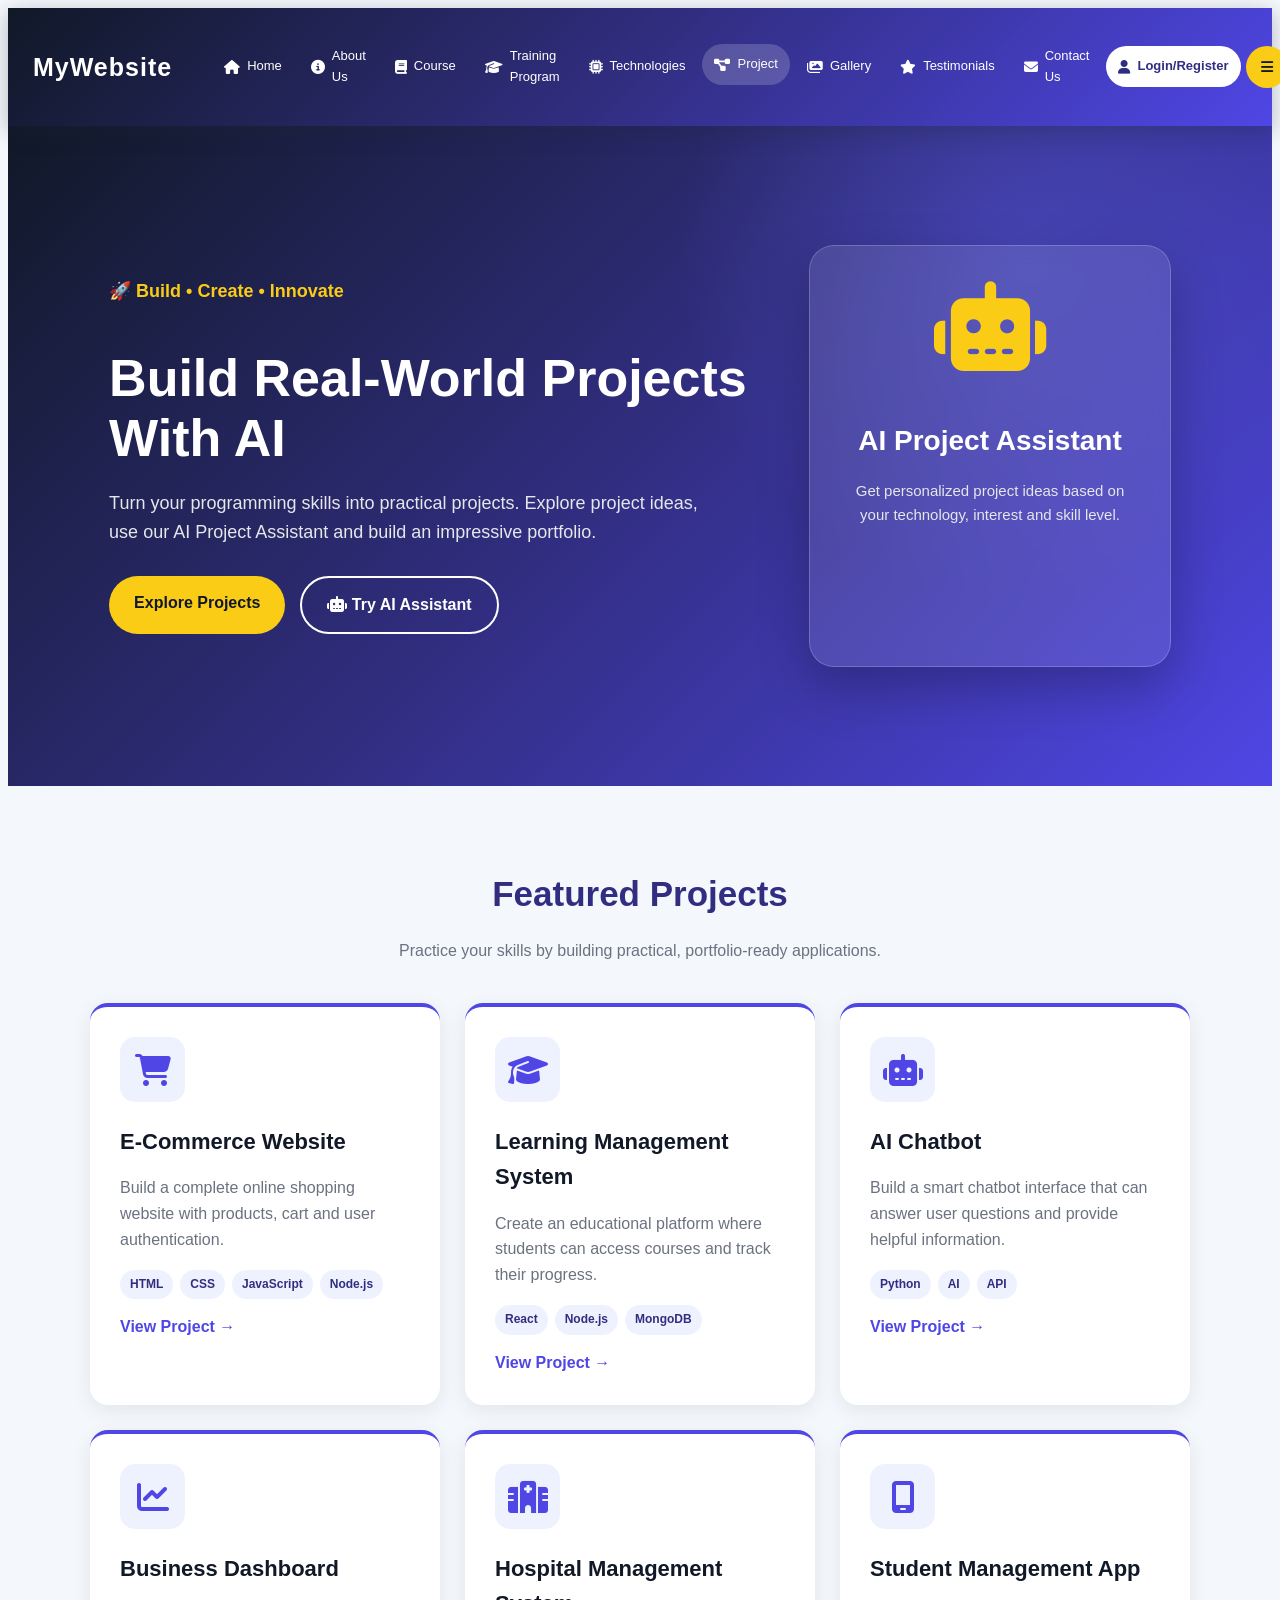
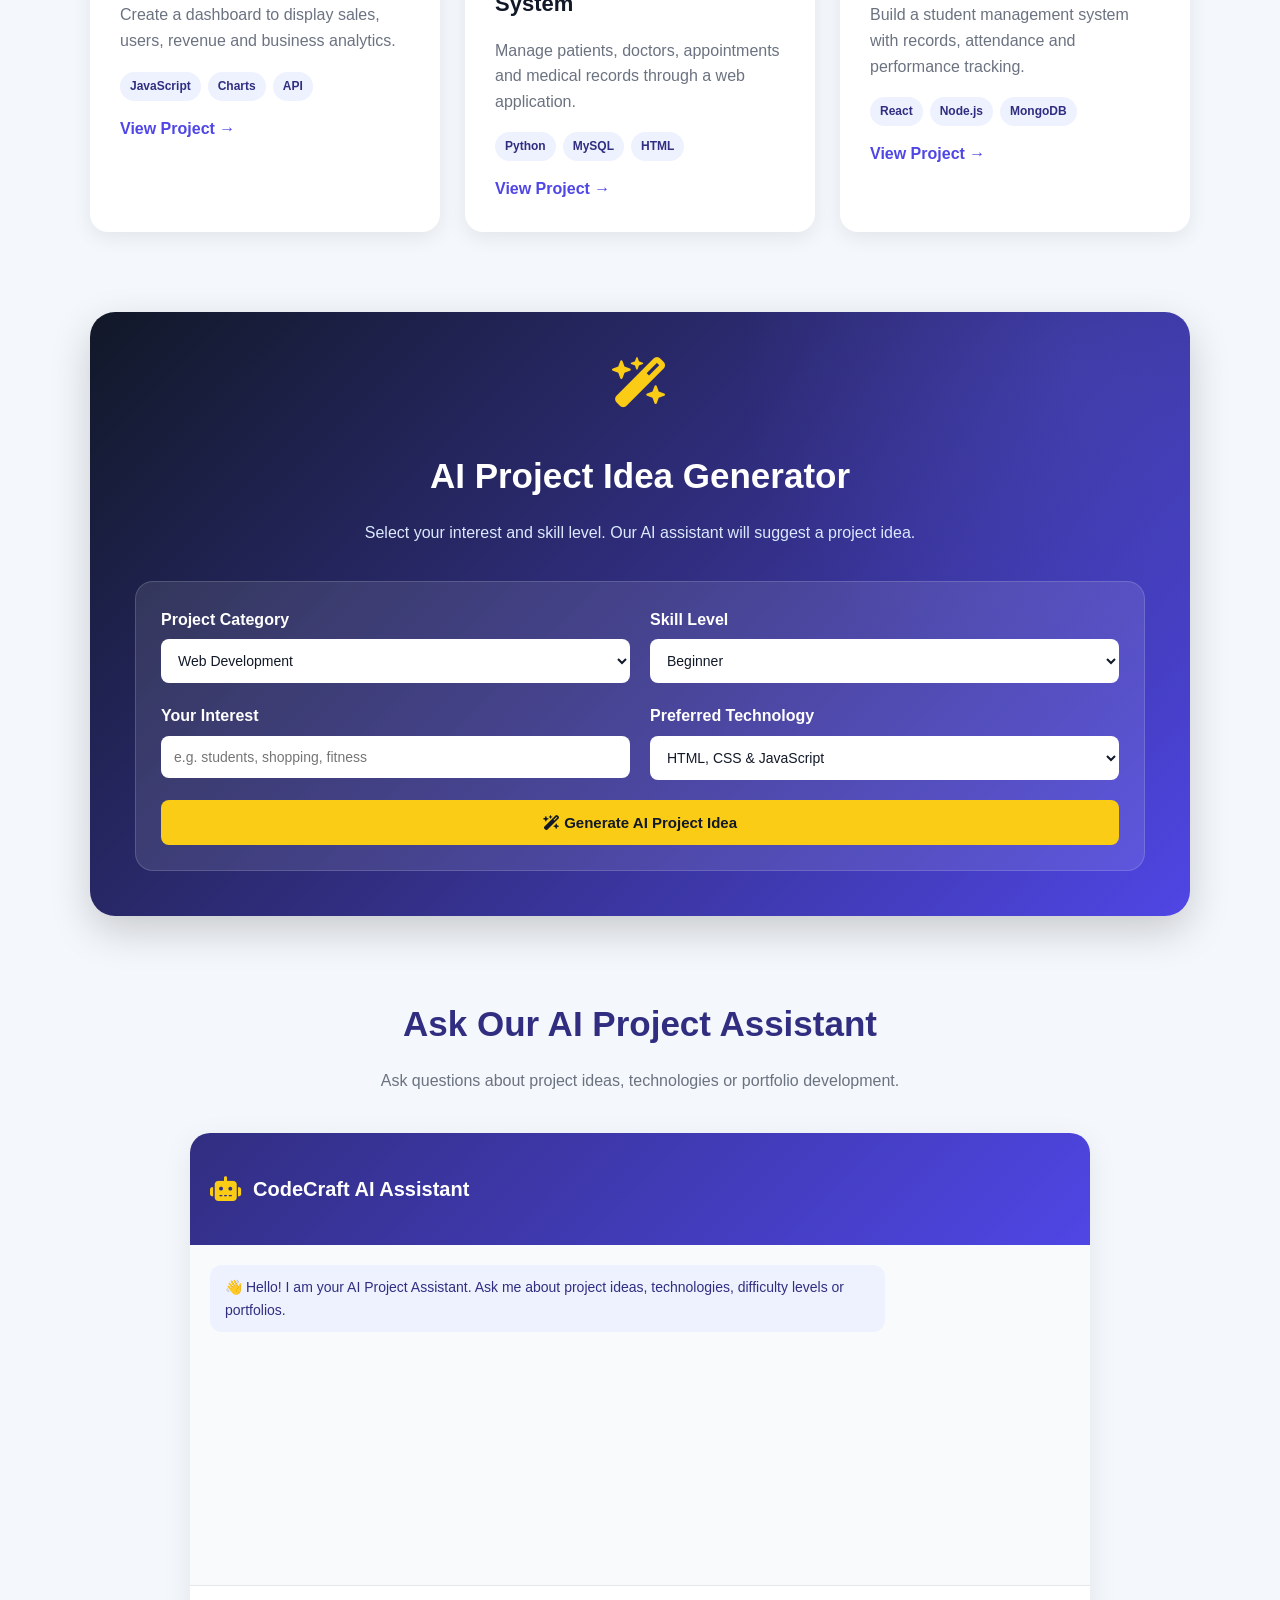
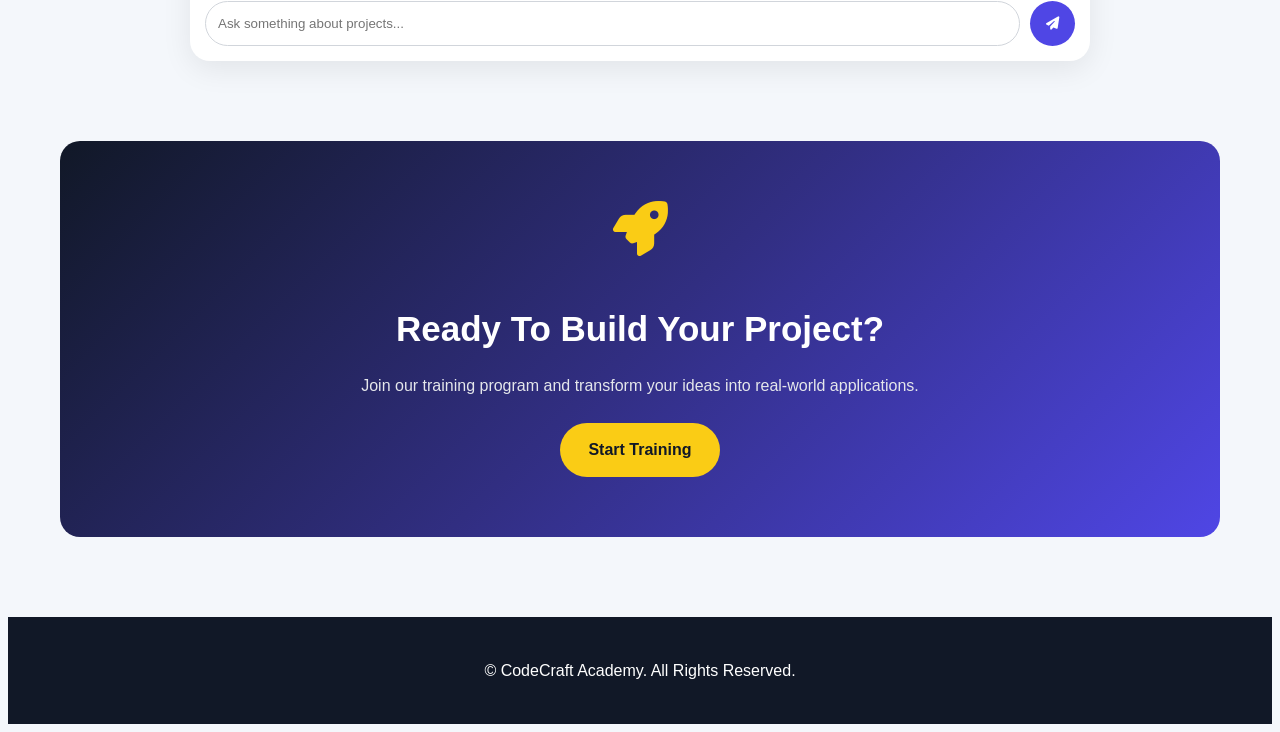
<file: project.html>
<!DOCTYPE html>
<html lang="en">

<head>

  <meta charset="UTF-8">

  <meta name="viewport"
        content="width=device-width, initial-scale=1.0">

  <title>CodeCraft Academy - Projects</title>


  <!-- Font Awesome -->

  <link rel="stylesheet"
        href="https://cdnjs.cloudflare.com/ajax/libs/font-awesome/6.5.2/css/all.min.css">


 <link rel="stylesheet" href="project.css">

</head>


<body>


  <!-- ================= NAVBAR ================= -->

  <nav class="navbar">

    <div class="logo">
      MyWebsite
    </div>


    <ul class="nav-menu">

      <li>
        <a href="home.html">
          <i class="fa-solid fa-house"></i>
          Home
        </a>
      </li>


      <li>
        <a href="about.html">
          <i class="fa-solid fa-circle-info"></i>
          About Us
        </a>
      </li>


      <li>
        <a href="course.html">
          <i class="fa-solid fa-book"></i>
          Course
        </a>
      </li>


      <li>
        <a href="training.html">
          <i class="fa-solid fa-graduation-cap"></i>
          Training Program
        </a>
      </li>


      <li>
        <a href="technologies.html">
          <i class="fa-solid fa-microchip"></i>
          Technologies
        </a>
      </li>


      <li>
        <a href="project.html"
           class="active">
          <i class="fa-solid fa-diagram-project"></i>
          Project
        </a>
      </li>


      <li>
        <a href="gallery.html">
          <i class="fa-solid fa-images"></i>
          Gallery
        </a>
      </li>


      <li>
        <a href="testimonials.html">
          <i class="fa-solid fa-star"></i>
          Testimonials
        </a>
      </li>


      <li>
        <a href="contact.html">
          <i class="fa-solid fa-envelope"></i>
          Contact Us
        </a>
      </li>


      <li>
        <a href="login.html"
           class="login-btn">

          <i class="fa-solid fa-user"></i>

          Login/Register

        </a>
      </li>


      <li>
        <a href="#"
           class="icon-btn">

          <i class="fa-solid fa-bars"></i>

        </a>
      </li>

    </ul>

  </nav>



  <!-- ================= HERO ================= -->

  <section class="project-hero">


    <div class="project-hero-content">

      <div class="hero-tag">
        🚀 Build • Create • Innovate
      </div>


      <h1>
        Build Real-World Projects With AI
      </h1>


      <p>
        Turn your programming skills into practical projects.
        Explore project ideas, use our AI Project Assistant
        and build an impressive portfolio.
      </p>


      <div class="hero-buttons">

        <a href="#projects"
           class="btn btn-primary">

          Explore Projects

        </a>


        <a href="#ai"
           class="btn btn-secondary">

          <i class="fa-solid fa-robot"></i>
          Try AI Assistant

        </a>

      </div>

    </div>



    <div class="project-hero-card">

      <i class="fa-solid fa-robot"></i>


      <h2>
        AI Project Assistant
      </h2>


      <p>
        Get personalized project ideas based on your
        technology, interest and skill level.
      </p>

    </div>

  </section>



  <!-- ================= PROJECTS ================= -->

  <section class="section"
           id="projects">


    <div class="section-title">

      <h2>
        Featured Projects
      </h2>


      <p>
        Practice your skills by building practical,
        portfolio-ready applications.
      </p>

    </div>



    <div class="project-grid">


      <!-- PROJECT 1 -->

      <div class="project-card">

        <div class="project-icon">
          <i class="fa-solid fa-cart-shopping"></i>
        </div>


        <h3>
          E-Commerce Website
        </h3>


        <p>
          Build a complete online shopping website with
          products, cart and user authentication.
        </p>


        <div class="project-tags">

          <span class="tag">
            HTML
          </span>

          <span class="tag">
            CSS
          </span>

          <span class="tag">
            JavaScript
          </span>

          <span class="tag">
            Node.js
          </span>

        </div>


        <a href="#"
           class="project-link">

          View Project →

        </a>

      </div>



      <!-- PROJECT 2 -->

      <div class="project-card">

        <div class="project-icon">
          <i class="fa-solid fa-graduation-cap"></i>
        </div>


        <h3>
          Learning Management System
        </h3>


        <p>
          Create an educational platform where students
          can access courses and track their progress.
        </p>


        <div class="project-tags">

          <span class="tag">
            React
          </span>

          <span class="tag">
            Node.js
          </span>

          <span class="tag">
            MongoDB
          </span>

        </div>


        <a href="#"
           class="project-link">

          View Project →

        </a>

      </div>



      <!-- PROJECT 3 -->

      <div class="project-card">

        <div class="project-icon">
          <i class="fa-solid fa-robot"></i>
        </div>


        <h3>
          AI Chatbot
        </h3>


        <p>
          Build a smart chatbot interface that can answer
          user questions and provide helpful information.
        </p>


        <div class="project-tags">

          <span class="tag">
            Python
          </span>

          <span class="tag">
            AI
          </span>

          <span class="tag">
            API
          </span>

        </div>


        <a href="#"
           class="project-link">

          View Project →

        </a>

      </div>



      <!-- PROJECT 4 -->

      <div class="project-card">

        <div class="project-icon">
          <i class="fa-solid fa-chart-line"></i>
        </div>


        <h3>
          Business Dashboard
        </h3>


        <p>
          Create a dashboard to display sales, users,
          revenue and business analytics.
        </p>


        <div class="project-tags">

          <span class="tag">
            JavaScript
          </span>

          <span class="tag">
            Charts
          </span>

          <span class="tag">
            API
          </span>

        </div>


        <a href="#"
           class="project-link">

          View Project →

        </a>

      </div>



      <!-- PROJECT 5 -->

      <div class="project-card">

        <div class="project-icon">
          <i class="fa-solid fa-hospital"></i>
        </div>


        <h3>
          Hospital Management System
        </h3>


        <p>
          Manage patients, doctors, appointments and
          medical records through a web application.
        </p>


        <div class="project-tags">

          <span class="tag">
            Python
          </span>

          <span class="tag">
            MySQL
          </span>

          <span class="tag">
            HTML
          </span>

        </div>


        <a href="#"
           class="project-link">

          View Project →

        </a>

      </div>



      <!-- PROJECT 6 -->

      <div class="project-card">

        <div class="project-icon">
          <i class="fa-solid fa-mobile-screen"></i>
        </div>


        <h3>
          Student Management App
        </h3>


        <p>
          Build a student management system with records,
          attendance and performance tracking.
        </p>


        <div class="project-tags">

          <span class="tag">
            React
          </span>

          <span class="tag">
            Node.js
          </span>

          <span class="tag">
            MongoDB
          </span>

        </div>


        <a href="#"
           class="project-link">

          View Project →

        </a>

      </div>

    </div>

  </section>



  <!-- ================= AI PROJECT GENERATOR ================= -->

  <section class="ai-section"
           id="ai">


    <div class="ai-box">


      <div class="ai-heading">

        <i class="fa-solid fa-wand-magic-sparkles"></i>


        <h2>
          AI Project Idea Generator
        </h2>


        <p>
          Select your interest and skill level.
          Our AI assistant will suggest a project idea.
        </p>

      </div>



      <div class="ai-form">


        <div class="ai-group">

          <label>
            Project Category
          </label>


          <select id="category">

            <option value="Web Development">
              Web Development
            </option>

            <option value="AI & Machine Learning">
              AI & Machine Learning
            </option>

            <option value="Python">
              Python
            </option>

            <option value="E-Commerce">
              E-Commerce
            </option>

            <option value="Education">
              Education
            </option>

            <option value="Business">
              Business
            </option>

          </select>

        </div>



        <div class="ai-group">

          <label>
            Skill Level
          </label>


          <select id="level">

            <option value="Beginner">
              Beginner
            </option>

            <option value="Intermediate">
              Intermediate
            </option>

            <option value="Advanced">
              Advanced
            </option>

          </select>

        </div>



        <div class="ai-group">

          <label>
            Your Interest
          </label>


          <input
            type="text"
            id="interest"
            placeholder="e.g. students, shopping, fitness"
          >

        </div>



        <div class="ai-group">

          <label>
            Preferred Technology
          </label>


          <select id="technology">

            <option value="HTML, CSS & JavaScript">
              HTML, CSS & JavaScript
            </option>

            <option value="React & Node.js">
              React & Node.js
            </option>

            <option value="Python">
              Python
            </option>

            <option value="Python & AI">
              Python & AI
            </option>

            <option value="MongoDB & Node.js">
              MongoDB & Node.js
            </option>

          </select>

        </div>



        <button
          class="ai-button"
          onclick="generateProject()">

          <i class="fa-solid fa-wand-magic-sparkles"></i>

          Generate AI Project Idea

        </button>

      </div>



      <!-- AI RESULT -->

      <div class="ai-result"
           id="aiResult">


        <div class="ai-result-header">

          <i class="fa-solid fa-robot"></i>

          <h3 id="resultTitle">
            AI Suggested Project
          </h3>

        </div>


        <h4>
          Project Description
        </h4>

        <p id="resultDescription">
        </p>


        <h4>
          Recommended Features
        </h4>

        <ul class="feature-list"
            id="resultFeatures">
        </ul>


        <h4>
          Recommended Technologies
        </h4>

        <div class="result-tech"
             id="resultTech">
        </div>


        <h4>
          Difficulty
        </h4>

        <p id="resultLevel">
        </p>

      </div>

    </div>

  </section>



  <!-- ================= AI CHAT ================= -->

  <section class="chat-section">


    <div class="section-title">

      <h2>
        Ask Our AI Project Assistant
      </h2>


      <p>
        Ask questions about project ideas, technologies
        or portfolio development.
      </p>

    </div>



    <div class="chat-box">


      <div class="chat-header">

        <i class="fa-solid fa-robot"></i>

        <h3>
          CodeCraft AI Assistant
        </h3>

      </div>



      <div class="chat-messages"
           id="chatMessages">


        <div class="message bot-message">

          👋 Hello! I am your AI Project Assistant.
          Ask me about project ideas, technologies,
          difficulty levels or portfolios.

        </div>

      </div>



      <div class="chat-input">

        <input
          type="text"
          id="chatInput"
          placeholder="Ask something about projects..."
          onkeypress="handleEnter(event)"
        >


        <button onclick="sendMessage()">

          <i class="fa-solid fa-paper-plane"></i>

        </button>

      </div>

    </div>

  </section>



  <!-- ================= CTA ================= -->

  <section class="cta">


    <i class="fa-solid fa-rocket"></i>


    <h2>
      Ready To Build Your Project?
    </h2>


    <p>
      Join our training program and transform your
      ideas into real-world applications.
    </p>


    <a href="training.html"
       class="cta-btn">

      Start Training

    </a>

  </section>



  <!-- ================= FOOTER ================= -->

  <footer>

    <p>
      © CodeCraft Academy. All Rights Reserved.
    </p>

  </footer>



  <!-- ================= JAVASCRIPT ================= -->

  <script>


    /* ================= AI PROJECT GENERATOR ================= */

    function generateProject() {


      const category =
        document.getElementById("category").value;


      const level =
        document.getElementById("level").value;


      const interest =
        document.getElementById("interest").value
        || "general users";


      const technology =
        document.getElementById("technology").value;


      let title = "";

      let description = "";

      let features = [];


      /* ================= WEB ================= */

      if (category === "Web Development") {

        title =
          "Smart " +
          interest.charAt(0).toUpperCase() +
          interest.slice(1) +
          " Management Platform";


        description =
          "Build a modern web application for " +
          interest +
          " where users can manage information, " +
          "interact with the platform and track important activities.";


        features = [

          "User registration and login",

          "Responsive dashboard",

          "Search and filter system",

          "CRUD operations",

          "User profile management",

          "Admin dashboard"

        ];

      }


      /* ================= AI ================= */

      else if (category === "AI & Machine Learning") {

        title =
          "AI-Powered " +
          interest.charAt(0).toUpperCase() +
          interest.slice(1) +
          " Assistant";


        description =
          "Create an AI-powered application that analyzes " +
          interest +
          " related information and provides intelligent " +
          "suggestions or answers to users.";


        features = [

          "AI-powered recommendations",

          "Interactive chatbot",

          "User input analysis",

          "Smart search",

          "Personalized results",

          "AI response history"

        ];

      }


      /* ================= PYTHON ================= */

      else if (category === "Python") {

        title =
          "Python " +
          interest.charAt(0).toUpperCase() +
          interest.slice(1) +
          " Management System";


        description =
          "Develop a Python application that helps users " +
          "manage and analyze " +
          interest +
          " related information efficiently.";


        features = [

          "Data management",

          "Search functionality",

          "Data validation",

          "Reports",

          "Database integration",

          "User-friendly interface"

        ];

      }


      /* ================= E-COMMERCE ================= */

      else if (category === "E-Commerce") {

        title =
          "AI Smart Shopping Platform";


        description =
          "Build an e-commerce platform where users can " +
          "discover products and receive personalized " +
          "shopping recommendations.";


        features = [

          "Product catalog",

          "Shopping cart",

          "User authentication",

          "Product search",

          "AI recommendations",

          "Order tracking"

        ];

      }


      /* ================= EDUCATION ================= */

      else if (category === "Education") {

        title =
          "Smart Learning Management System";


        description =
          "Create an educational platform that helps " +
          "students learn, practice and track their " +
          "academic progress.";


        features = [

          "Student registration",

          "Online courses",

          "Quiz system",

          "Progress tracking",

          "Teacher dashboard",

          "AI learning recommendations"

        ];

      }


      /* ================= BUSINESS ================= */

      else {

        title =
          "AI Business Analytics Dashboard";


        description =
          "Build a business dashboard that helps " +
          "organizations analyze data, monitor performance " +
          "and make better decisions.";


        features = [

          "Business dashboard",

          "Sales analytics",

          "User statistics",

          "Interactive charts",

          "Reports",

          "AI-powered insights"

        ];

      }



      document.getElementById("resultTitle")
        .textContent = title;


      document.getElementById("resultDescription")
        .textContent = description;


      document.getElementById("resultLevel")
        .textContent =
          level +
          " Level Project";


      const featureBox =
        document.getElementById("resultFeatures");


      featureBox.innerHTML = "";


      features.forEach(function(feature) {

        const li =
          document.createElement("li");


        li.textContent = feature;


        featureBox.appendChild(li);

      });



      const techBox =
        document.getElementById("resultTech");


      techBox.innerHTML = "";


      technology
        .split("&")
        .forEach(function(tech) {

          const span =
            document.createElement("span");


          span.textContent =
            tech.trim();


          techBox.appendChild(span);

        });



      const result =
        document.getElementById("aiResult");


      result.style.display = "block";


      result.scrollIntoView({

        behavior: "smooth",

        block: "center"

      });

    }



    /* ================= CHAT ================= */

    function sendMessage() {


      const input =
        document.getElementById("chatInput");


      const message =
        input.value.trim();


      if (message === "") {

        return;

      }


      addMessage(
        message,
        "user-message"
      );


      input.value = "";


      setTimeout(function() {

        const response =
          getAIResponse(message);


        addMessage(
          response,
          "bot-message"
        );

      }, 500);

    }



    function addMessage(
      text,
      className
    ) {


      const chat =
        document.getElementById("chatMessages");


      const message =
        document.createElement("div");


      message.className =
        "message " + className;


      message.textContent =
        text;


      chat.appendChild(message);


      chat.scrollTop =
        chat.scrollHeight;

    }



    function getAIResponse(message) {


      const text =
        message.toLowerCase();


      if (
        text.includes("beginner") ||
        text.includes("easy")
      ) {

        return "For beginners, I recommend a Student Management System, To-Do App, Personal Portfolio or simple E-Commerce website.";

      }


      if (
        text.includes("ai") ||
        text.includes("artificial intelligence")
      ) {

        return "For an AI project, you can build an AI Chatbot, AI Study Assistant, AI Resume Analyzer or AI Recommendation System.";

      }


      if (
        text.includes("react")
      ) {

        return "React is great for dashboard applications, e-commerce websites, learning platforms and interactive management systems.";

      }


      if (
        text.includes("python")
      ) {

        return "With Python you can build automation tools, data analysis apps, AI applications, management systems and APIs.";

      }


      if (
        text.includes("portfolio")
      ) {

        return "A strong portfolio should contain 3-5 projects showing different skills, such as frontend, full-stack and AI projects.";

      }


      if (
        text.includes("project")
      ) {

        return "Tell me your skill level and technology. For example: 'Give me an intermediate React project'.";

      }


      if (
        text.includes("hello") ||
        text.includes("hi")
      ) {

        return "Hello! 👋 Tell me what technology you are learning and I will suggest a project idea.";

      }


      return "I can help you with project ideas, AI projects, React projects, Python projects and portfolio suggestions.";

    }



    function handleEnter(event) {

      if (event.key === "Enter") {

        sendMessage();

      }

    }

  </script>


</body>

</html>
</file>
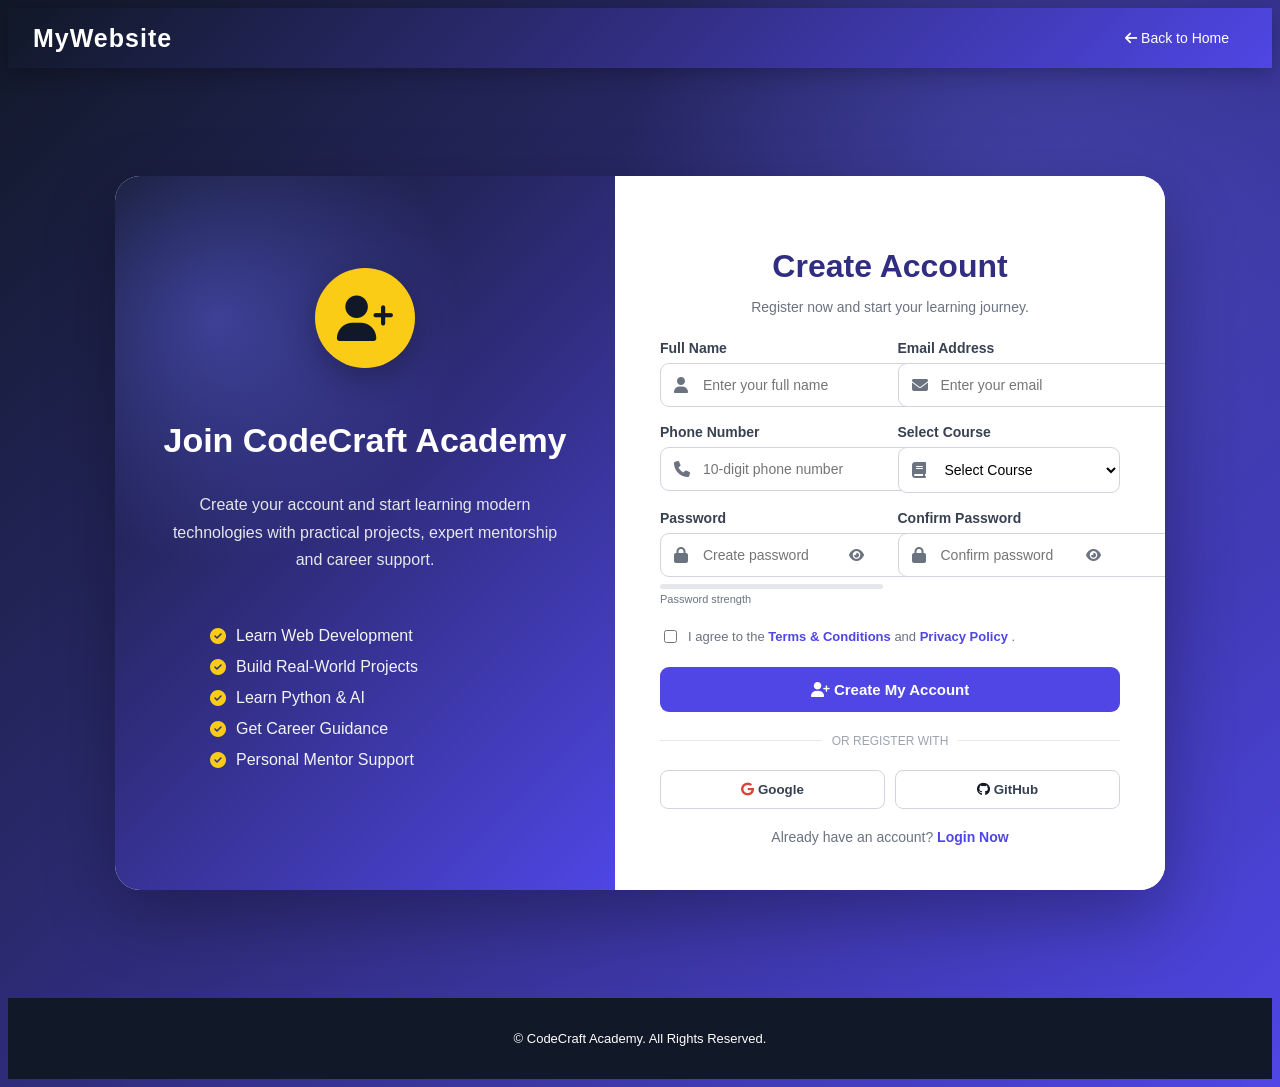
<file: register.html>
<!DOCTYPE html>
<html lang="en">

<head>

  <meta charset="UTF-8">

  <meta name="viewport"
        content="width=device-width, initial-scale=1.0">

  <title>CodeCraft Academy - Register</title>

  <!-- Font Awesome -->
  <link rel="stylesheet"
        href="https://cdnjs.cloudflare.com/ajax/libs/font-awesome/6.5.2/css/all.min.css">

<link rel="stylesheet" href="register.css">

</head>


<body>


  <!-- ================= NAVBAR ================= -->

  <nav class="navbar">


    <div class="logo">

      MyWebsite

    </div>


    <a href="home.html"
       class="back-home">

      <i class="fa-solid fa-arrow-left"></i>

      Back to Home

    </a>


  </nav>



  <!-- ================= MAIN ================= -->

  <main class="register-wrapper">


    <div class="register-container">


      <!-- ================= LEFT ================= -->

      <section class="register-left">


        <div class="register-icon">

          <i class="fa-solid fa-user-plus"></i>

        </div>


        <h1>
          Join CodeCraft Academy
        </h1>


        <p>

          Create your account and start learning
          modern technologies with practical projects,
          expert mentorship and career support.

        </p>


        <ul class="benefits">


          <li>

            <i class="fa-solid fa-circle-check"></i>

            Learn Web Development

          </li>


          <li>

            <i class="fa-solid fa-circle-check"></i>

            Build Real-World Projects

          </li>


          <li>

            <i class="fa-solid fa-circle-check"></i>

            Learn Python & AI

          </li>


          <li>

            <i class="fa-solid fa-circle-check"></i>

            Get Career Guidance

          </li>


          <li>

            <i class="fa-solid fa-circle-check"></i>

            Personal Mentor Support

          </li>


        </ul>


      </section>



      <!-- ================= RIGHT ================= -->

      <section class="register-right">


        <div class="form-header">

          <h2>
            Create Account
          </h2>

          <p>
            Register now and start your learning journey.
          </p>

        </div>



        <!-- MESSAGE -->

        <div
          class="message"
          id="message">
        </div>



        <!-- ================= FORM ================= -->

        <form id="registerForm">


          <div class="form-grid">


            <!-- FULL NAME -->

            <div class="form-group">


              <label>
                Full Name
              </label>


              <div class="input-box">

                <i class="fa-solid fa-user"></i>

                <input
                  type="text"
                  id="name"
                  placeholder="Enter your full name"
                  required>

              </div>


            </div>



            <!-- EMAIL -->

            <div class="form-group">


              <label>
                Email Address
              </label>


              <div class="input-box">

                <i class="fa-solid fa-envelope"></i>

                <input
                  type="email"
                  id="email"
                  placeholder="Enter your email"
                  required>

              </div>


            </div>



            <!-- PHONE -->

            <div class="form-group">


              <label>
                Phone Number
              </label>


              <div class="input-box">

                <i class="fa-solid fa-phone"></i>

                <input
                  type="tel"
                  id="phone"
                  placeholder="10-digit phone number"
                  maxlength="10"
                  required>

              </div>


            </div>



            <!-- COURSE -->

            <div class="form-group">


              <label>
                Select Course
              </label>


              <div class="input-box">

                <i class="fa-solid fa-book"></i>


                <select
                  id="course"
                  required>


                  <option value="">
                    Select Course
                  </option>


                  <option>
                    Full Stack Web Development
                  </option>


                  <option>
                    Programming & Python
                  </option>


                  <option>
                    AI & Modern Technologies
                  </option>


                  <option>
                    Frontend Development
                  </option>


                  <option>
                    Backend Development
                  </option>


                </select>


              </div>


            </div>



            <!-- PASSWORD -->

            <div class="form-group">


              <label>
                Password
              </label>


              <div class="input-box">

                <i class="fa-solid fa-lock"></i>


                <input
                  type="password"
                  id="password"
                  placeholder="Create password"
                  required>


                <button
                  type="button"
                  class="password-toggle"
                  onclick="togglePassword('password', this)">

                  <i class="fa-solid fa-eye"></i>

                </button>


              </div>


              <div
                class="password-strength">

                <div
                  class="strength-bar"
                  id="strengthBar">
                </div>

              </div>


              <span
                class="strength-text"
                id="strengthText">

                Password strength

              </span>


            </div>



            <!-- CONFIRM PASSWORD -->

            <div class="form-group">


              <label>
                Confirm Password
              </label>


              <div class="input-box">

                <i class="fa-solid fa-lock"></i>


                <input
                  type="password"
                  id="confirmPassword"
                  placeholder="Confirm password"
                  required>


                <button
                  type="button"
                  class="password-toggle"
                  onclick="togglePassword('confirmPassword', this)">

                  <i class="fa-solid fa-eye"></i>

                </button>


              </div>


            </div>



            <!-- TERMS -->

            <div
              class="terms full-width">


              <input
                type="checkbox"
                id="terms"
                required>


              <label for="terms">

                I agree to the

                <a href="#">
                  Terms & Conditions
                </a>

                and

                <a href="#">
                  Privacy Policy
                </a>.

              </label>


            </div>


            <!-- REGISTER BUTTON -->

            <div class="full-width">


              <button
                type="submit"
                class="register-btn">

                <i class="fa-solid fa-user-plus"></i>

                Create My Account

              </button>


            </div>


          </div>


        </form>



        <!-- ================= DIVIDER ================= -->

        <div class="divider">

          OR REGISTER WITH

        </div>



        <!-- ================= SOCIAL ================= -->

        <div class="social-buttons">


          <button
            class="social-btn google"
            onclick="socialRegister('Google')">

            <i class="fa-brands fa-google"></i>

            Google

          </button>


          <button
            class="social-btn github"
            onclick="socialRegister('GitHub')">

            <i class="fa-brands fa-github"></i>

            GitHub

          </button>


        </div>



        <!-- ================= LOGIN ================= -->

        <div class="login-text">

          Already have an account?

          <a href="login.html">

            Login Now

          </a>

        </div>


      </section>


    </div>


  </main>



  <!-- ================= FOOTER ================= -->

  <footer>

    <p>

      © CodeCraft Academy.
      All Rights Reserved.

    </p>

  </footer>



  <!-- ================= JAVASCRIPT ================= -->

  <script>


    /* ================= PASSWORD SHOW/HIDE ================= */

    function togglePassword(
      inputId,
      button
    ) {

      const input =
        document.getElementById(
          inputId
        );


      const icon =
        button.querySelector("i");


      if (
        input.type === "password"
      ) {

        input.type = "text";

        icon.classList.remove(
          "fa-eye"
        );

        icon.classList.add(
          "fa-eye-slash"
        );

      }

      else {

        input.type = "password";

        icon.classList.remove(
          "fa-eye-slash"
        );

        icon.classList.add(
          "fa-eye"
        );

      }

    }



    /* ================= PASSWORD STRENGTH ================= */

    const password =
      document.getElementById(
        "password"
      );


    const strengthBar =
      document.getElementById(
        "strengthBar"
      );


    const strengthText =
      document.getElementById(
        "strengthText"
      );


    password.addEventListener(
      "input",
      function() {


        const value =
          password.value;


        let strength = 0;


        if (
          value.length >= 6
        ) {

          strength++;

        }


        if (
          /[A-Z]/.test(value)
        ) {

          strength++;

        }


        if (
          /[0-9]/.test(value)
        ) {

          strength++;

        }


        if (
          /[^A-Za-z0-9]/.test(value)
        ) {

          strength++;

        }


        if (strength === 0) {

          strengthBar.style.width =
            "0%";

          strengthText.textContent =
            "Password strength";

          strengthText.style.color =
            "#6b7280";

        }


        else if (strength === 1) {

          strengthBar.style.width =
            "25%";

          strengthBar.style.background =
            "#ef4444";

          strengthText.textContent =
            "Weak password";

          strengthText.style.color =
            "#ef4444";

        }


        else if (strength === 2) {

          strengthBar.style.width =
            "50%";

          strengthBar.style.background =
            "#f97316";

          strengthText.textContent =
            "Medium password";

          strengthText.style.color =
            "#f97316";

        }


        else if (strength === 3) {

          strengthBar.style.width =
            "75%";

          strengthBar.style.background =
            "#eab308";

          strengthText.textContent =
            "Good password";

          strengthText.style.color =
            "#ca8a04";

        }


        else {

          strengthBar.style.width =
            "100%";

          strengthBar.style.background =
            "#22c55e";

          strengthText.textContent =
            "Strong password";

          strengthText.style.color =
            "#16a34a";

        }

      }
    );



    /* ================= REGISTER ================= */

    document
      .getElementById("registerForm")
      .addEventListener(
        "submit",
        function(event) {


          event.preventDefault();


          const name =
            document.getElementById(
              "name"
            ).value.trim();


          const email =
            document.getElementById(
              "email"
            ).value.trim();


          const phone =
            document.getElementById(
              "phone"
            ).value.trim();


          const course =
            document.getElementById(
              "course"
            ).value;


          const password =
            document.getElementById(
              "password"
            ).value;


          const confirmPassword =
            document.getElementById(
              "confirmPassword"
            ).value;


          const terms =
            document.getElementById(
              "terms"
            ).checked;



          /* NAME */

          if (!name) {

            showMessage(
              "Please enter your full name.",
              "error"
            );

            return;

          }



          /* PHONE */

          if (
            phone.length !== 10 ||
            !/^[0-9]+$/.test(phone)
          ) {

            showMessage(
              "Please enter a valid 10-digit phone number.",
              "error"
            );

            return;

          }



          /* COURSE */

          if (!course) {

            showMessage(
              "Please select a course.",
              "error"
            );

            return;

          }



          /* PASSWORD */

          if (
            password.length < 6
          ) {

            showMessage(
              "Password must contain at least 6 characters.",
              "error"
            );

            return;

          }



          /* CONFIRM PASSWORD */

          if (
            password !== confirmPassword
          ) {

            showMessage(
              "Passwords do not match.",
              "error"
            );

            return;

          }



          /* TERMS */

          if (!terms) {

            showMessage(
              "Please accept Terms & Conditions.",
              "error"
            );

            return;

          }



          /* SUCCESS */

          showMessage(
            "Registration successful! Redirecting to login...",
            "success"
          );


          document
            .getElementById(
              "registerForm"
            )
            .reset();


          strengthBar.style.width =
            "0%";


          strengthText.textContent =
            "Password strength";



          /*
            Frontend demo only.

            Real registration ke liye
            backend + database connect karna hoga.
          */


          setTimeout(
            function() {

              window.location.href =
                "login.html";

            },
            2000
          );

        }
      );



    /* ================= MESSAGE ================= */

    function showMessage(
      text,
      type
    ) {

      const message =
        document.getElementById(
          "message"
        );


      message.textContent =
        text;


      message.className =
        "message " + type;


      message.style.display =
        "block";

    }



    /* ================= SOCIAL ================= */

    function socialRegister(
      provider
    ) {

      alert(
        provider +
        " registration ke liye backend/API integration required hai."
      );

    }

  </script>


</body>

</html>
</file>
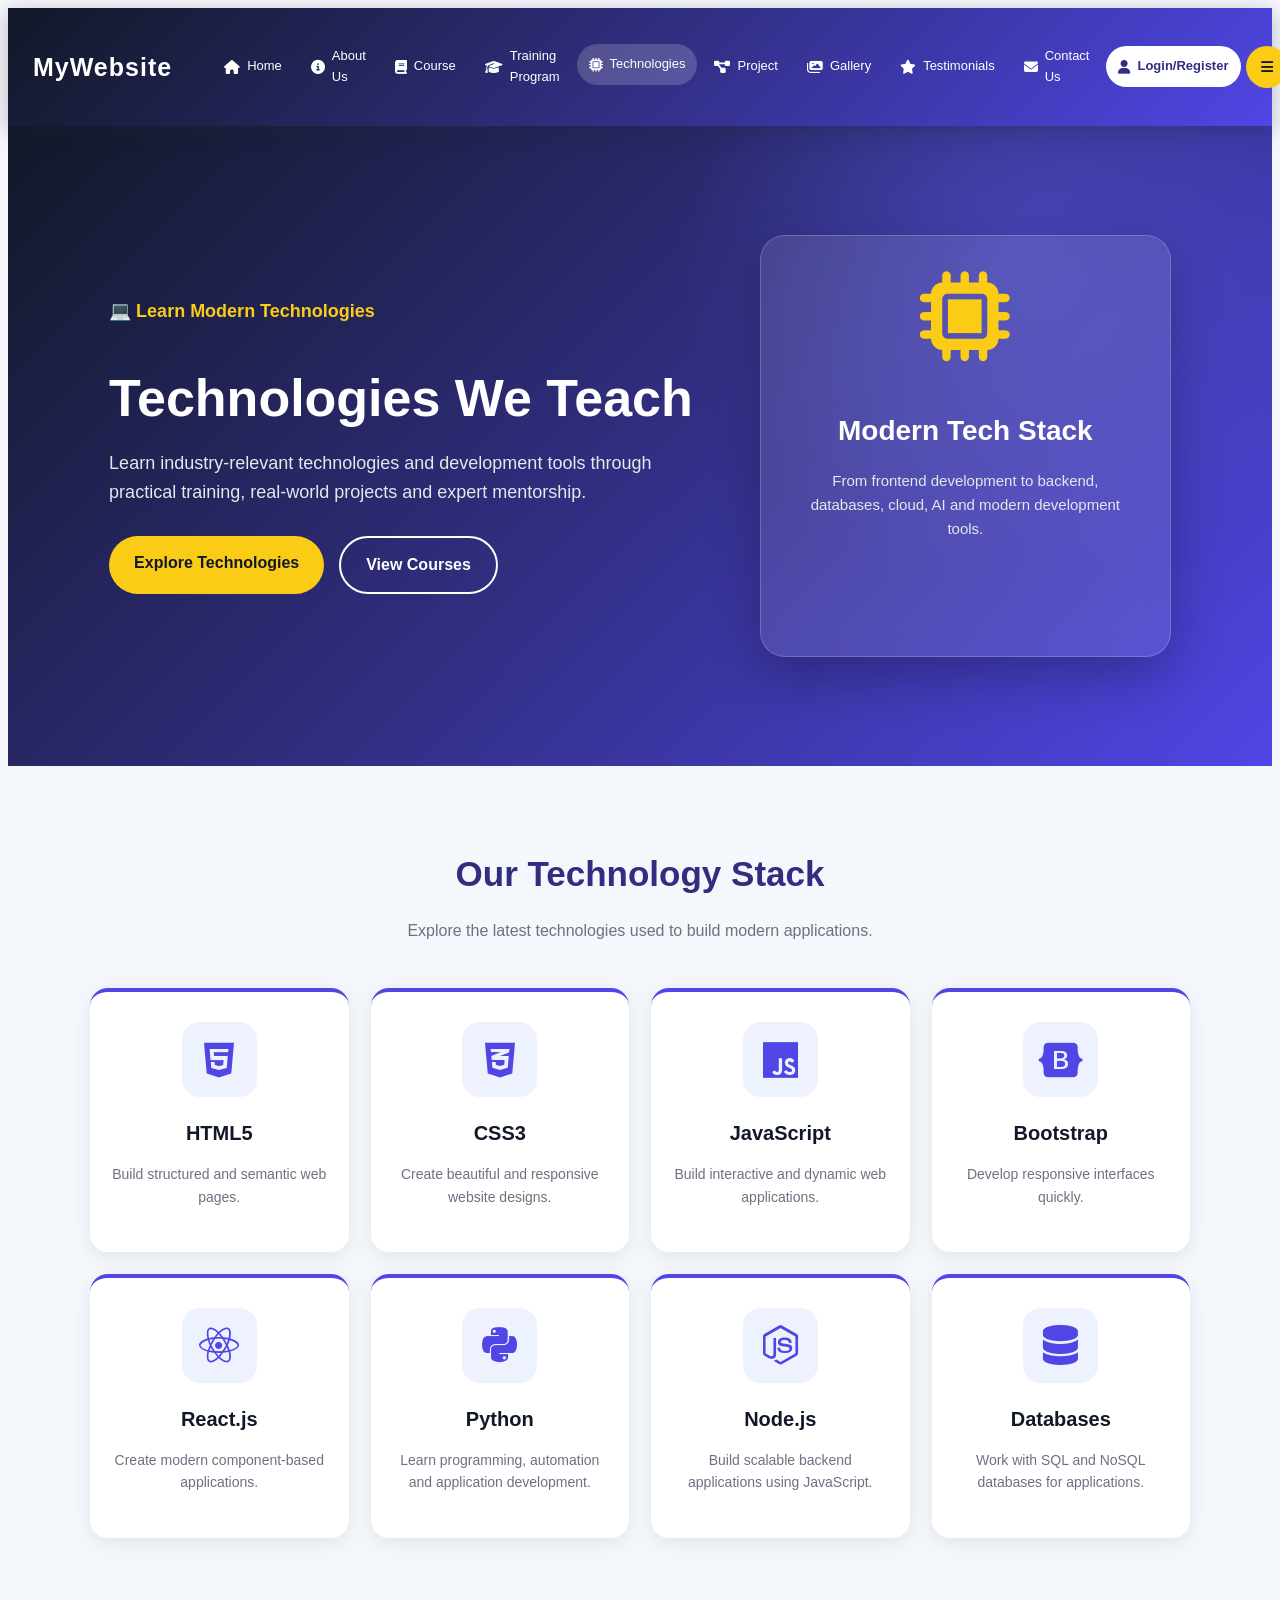
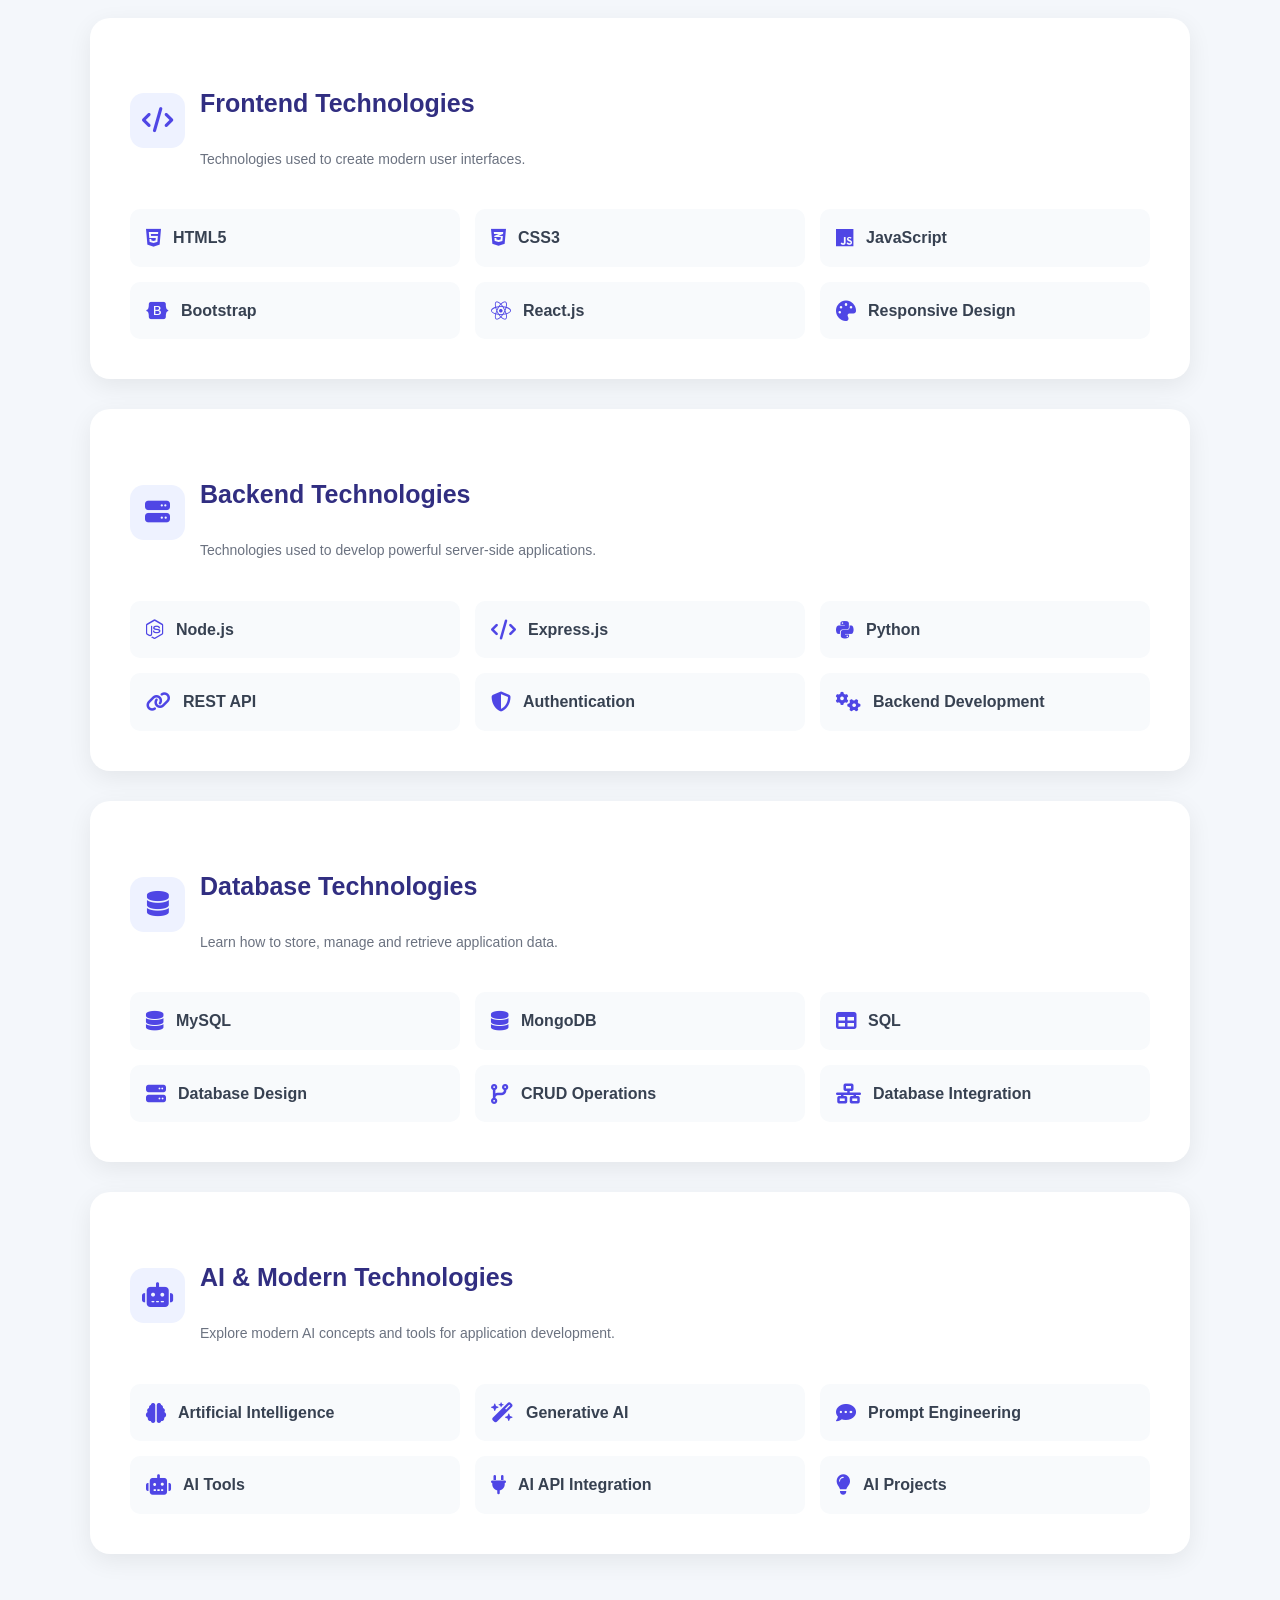
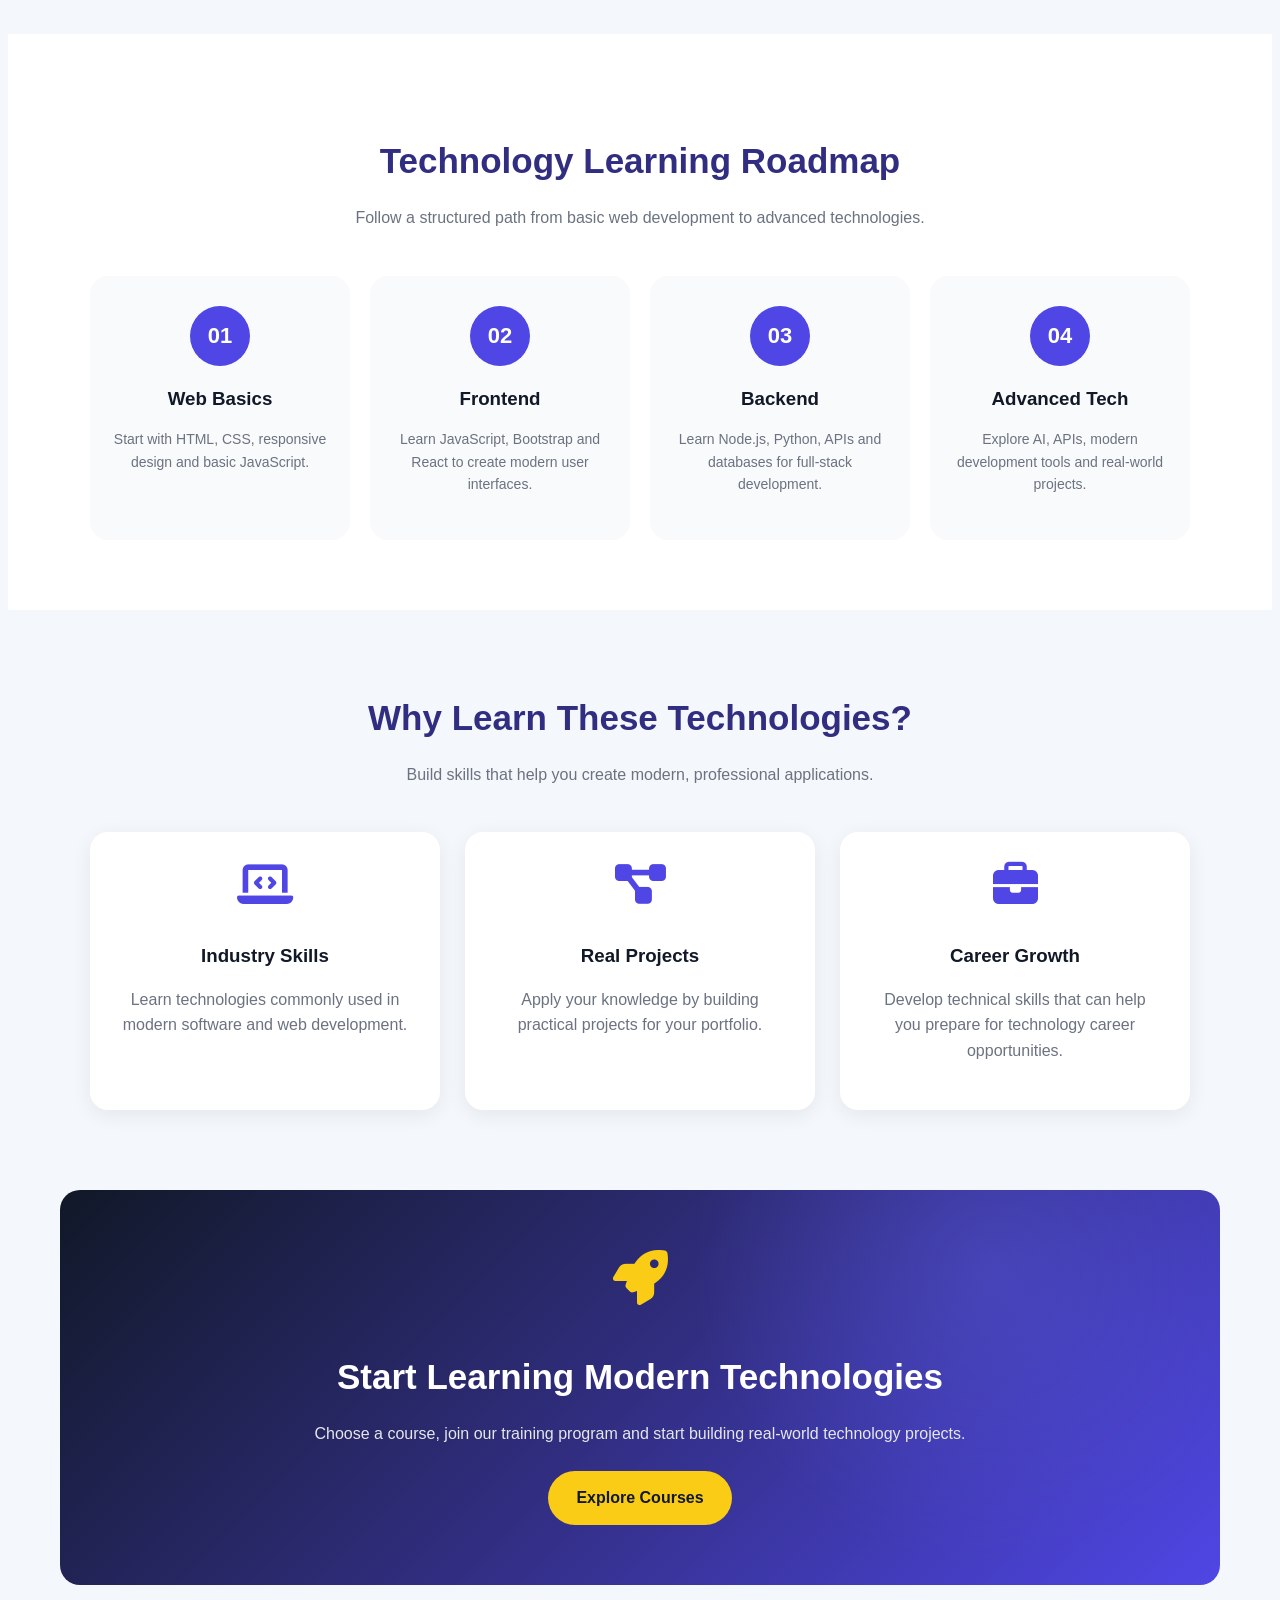
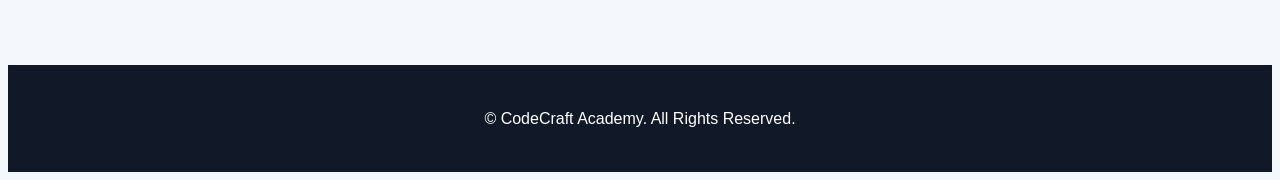
<file: technologies.html>
<!DOCTYPE html>
<html lang="en">
<head>
  <meta charset="UTF-8">
  <meta name="viewport" content="width=device-width, initial-scale=1.0">

  <title>CodeCraft Academy - Technologies</title>

  <!-- Font Awesome -->
  <link rel="stylesheet"
        href="https://cdnjs.cloudflare.com/ajax/libs/font-awesome/6.5.2/css/all.min.css">

 <link rel="stylesheet" href="technologies.css">
</head>


<body>


  <!-- ================= NAVBAR ================= -->

  <nav class="navbar">

    <div class="logo">
      MyWebsite
    </div>

    <ul class="nav-menu">

      <li>
        <a href="home.html">
          <i class="fa-solid fa-house"></i>
          Home
        </a>
      </li>

      <li>
        <a href="about.html">
          <i class="fa-solid fa-circle-info"></i>
          About Us
        </a>
      </li>

      <li>
        <a href="course.html">
          <i class="fa-solid fa-book"></i>
          Course
        </a>
      </li>

      <li>
        <a href="training.html">
          <i class="fa-solid fa-graduation-cap"></i>
          Training Program
        </a>
      </li>

      <li>
        <a href="technologies.html" class="active">
          <i class="fa-solid fa-microchip"></i>
          Technologies
        </a>
      </li>

      <li>
        <a href="project.html">
          <i class="fa-solid fa-diagram-project"></i>
          Project
        </a>
      </li>

      <li>
        <a href="gallery.html">
          <i class="fa-solid fa-images"></i>
          Gallery
        </a>
      </li>

      <li>
        <a href="testimonials.html">
          <i class="fa-solid fa-star"></i>
          Testimonials
        </a>
      </li>

      <li>
        <a href="contact.html">
          <i class="fa-solid fa-envelope"></i>
          Contact Us
        </a>
      </li>

      <li>
        <a href="login.html" class="login-btn">
          <i class="fa-solid fa-user"></i>
          Login/Register
        </a>
      </li>

      <li>
        <a href="#" class="icon-btn">
          <i class="fa-solid fa-bars"></i>
        </a>
      </li>

    </ul>

  </nav>


  <!-- ================= HERO ================= -->

  <section class="tech-hero">

    <div class="tech-hero-content">

      <div class="hero-tag">
        💻 Learn Modern Technologies
      </div>

      <h1>
        Technologies We Teach
      </h1>

      <p>
        Learn industry-relevant technologies and development
        tools through practical training, real-world projects
        and expert mentorship.
      </p>

      <div class="hero-buttons">

        <a href="#technologies" class="btn btn-primary">
          Explore Technologies
        </a>

        <a href="course.html" class="btn btn-secondary">
          View Courses
        </a>

      </div>

    </div>


    <div class="tech-hero-card">

      <i class="fa-solid fa-microchip"></i>

      <h2>
        Modern Tech Stack
      </h2>

      <p>
        From frontend development to backend, databases,
        cloud, AI and modern development tools.
      </p>

    </div>

  </section>


  <!-- ================= TECHNOLOGY GRID ================= -->

  <section class="section" id="technologies">

    <div class="section-title">

      <h2>
        Our Technology Stack
      </h2>

      <p>
        Explore the latest technologies used to build
        modern applications.
      </p>

    </div>


    <div class="technology-grid">


      <!-- HTML -->

      <div class="technology-card">

        <div class="technology-icon">
          <i class="fa-brands fa-html5"></i>
        </div>

        <h3>
          HTML5
        </h3>

        <p>
          Build structured and semantic web pages.
        </p>

      </div>


      <!-- CSS -->

      <div class="technology-card">

        <div class="technology-icon">
          <i class="fa-brands fa-css3-alt"></i>
        </div>

        <h3>
          CSS3
        </h3>

        <p>
          Create beautiful and responsive website designs.
        </p>

      </div>


      <!-- JAVASCRIPT -->

      <div class="technology-card">

        <div class="technology-icon">
          <i class="fa-brands fa-js"></i>
        </div>

        <h3>
          JavaScript
        </h3>

        <p>
          Build interactive and dynamic web applications.
        </p>

      </div>


      <!-- BOOTSTRAP -->

      <div class="technology-card">

        <div class="technology-icon">
          <i class="fa-brands fa-bootstrap"></i>
        </div>

        <h3>
          Bootstrap
        </h3>

        <p>
          Develop responsive interfaces quickly.
        </p>

      </div>


      <!-- REACT -->

      <div class="technology-card">

        <div class="technology-icon">
          <i class="fa-brands fa-react"></i>
        </div>

        <h3>
          React.js
        </h3>

        <p>
          Create modern component-based applications.
        </p>

      </div>


      <!-- PYTHON -->

      <div class="technology-card">

        <div class="technology-icon">
          <i class="fa-brands fa-python"></i>
        </div>

        <h3>
          Python
        </h3>

        <p>
          Learn programming, automation and application
          development.
        </p>

      </div>


      <!-- NODE -->

      <div class="technology-card">

        <div class="technology-icon">
          <i class="fa-brands fa-node-js"></i>
        </div>

        <h3>
          Node.js
        </h3>

        <p>
          Build scalable backend applications using
          JavaScript.
        </p>

      </div>


      <!-- DATABASE -->

      <div class="technology-card">

        <div class="technology-icon">
          <i class="fa-solid fa-database"></i>
        </div>

        <h3>
          Databases
        </h3>

        <p>
          Work with SQL and NoSQL databases for applications.
        </p>

      </div>

    </div>

  </section>


  <!-- ================= FRONTEND ================= -->

  <section class="section">

    <div class="tech-category">

      <div class="category-header">

        <i class="fa-solid fa-code"></i>

        <div>

          <h3>
            Frontend Technologies
          </h3>

          <p>
            Technologies used to create modern user interfaces.
          </p>

        </div>

      </div>


      <div class="tech-list">

        <div class="tech-item">
          <i class="fa-brands fa-html5"></i>
          <span>HTML5</span>
        </div>

        <div class="tech-item">
          <i class="fa-brands fa-css3-alt"></i>
          <span>CSS3</span>
        </div>

        <div class="tech-item">
          <i class="fa-brands fa-js"></i>
          <span>JavaScript</span>
        </div>

        <div class="tech-item">
          <i class="fa-brands fa-bootstrap"></i>
          <span>Bootstrap</span>
        </div>

        <div class="tech-item">
          <i class="fa-brands fa-react"></i>
          <span>React.js</span>
        </div>

        <div class="tech-item">
          <i class="fa-solid fa-palette"></i>
          <span>Responsive Design</span>
        </div>

      </div>

    </div>


    <!-- ================= BACKEND ================= -->

    <div class="tech-category">

      <div class="category-header">

        <i class="fa-solid fa-server"></i>

        <div>

          <h3>
            Backend Technologies
          </h3>

          <p>
            Technologies used to develop powerful server-side
            applications.
          </p>

        </div>

      </div>


      <div class="tech-list">

        <div class="tech-item">
          <i class="fa-brands fa-node-js"></i>
          <span>Node.js</span>
        </div>

        <div class="tech-item">
          <i class="fa-solid fa-code"></i>
          <span>Express.js</span>
        </div>

        <div class="tech-item">
          <i class="fa-brands fa-python"></i>
          <span>Python</span>
        </div>

        <div class="tech-item">
          <i class="fa-solid fa-link"></i>
          <span>REST API</span>
        </div>

        <div class="tech-item">
          <i class="fa-solid fa-shield-halved"></i>
          <span>Authentication</span>
        </div>

        <div class="tech-item">
          <i class="fa-solid fa-gears"></i>
          <span>Backend Development</span>
        </div>

      </div>

    </div>


    <!-- ================= DATABASE ================= -->

    <div class="tech-category">

      <div class="category-header">

        <i class="fa-solid fa-database"></i>

        <div>

          <h3>
            Database Technologies
          </h3>

          <p>
            Learn how to store, manage and retrieve application
            data.
          </p>

        </div>

      </div>


      <div class="tech-list">

        <div class="tech-item">
          <i class="fa-solid fa-database"></i>
          <span>MySQL</span>
        </div>

        <div class="tech-item">
          <i class="fa-solid fa-database"></i>
          <span>MongoDB</span>
        </div>

        <div class="tech-item">
          <i class="fa-solid fa-table"></i>
          <span>SQL</span>
        </div>

        <div class="tech-item">
          <i class="fa-solid fa-server"></i>
          <span>Database Design</span>
        </div>

        <div class="tech-item">
          <i class="fa-solid fa-code-branch"></i>
          <span>CRUD Operations</span>
        </div>

        <div class="tech-item">
          <i class="fa-solid fa-network-wired"></i>
          <span>Database Integration</span>
        </div>

      </div>

    </div>


    <!-- ================= AI ================= -->

    <div class="tech-category">

      <div class="category-header">

        <i class="fa-solid fa-robot"></i>

        <div>

          <h3>
            AI & Modern Technologies
          </h3>

          <p>
            Explore modern AI concepts and tools for application
            development.
          </p>

        </div>

      </div>


      <div class="tech-list">

        <div class="tech-item">
          <i class="fa-solid fa-brain"></i>
          <span>Artificial Intelligence</span>
        </div>

        <div class="tech-item">
          <i class="fa-solid fa-wand-magic-sparkles"></i>
          <span>Generative AI</span>
        </div>

        <div class="tech-item">
          <i class="fa-solid fa-comment-dots"></i>
          <span>Prompt Engineering</span>
        </div>

        <div class="tech-item">
          <i class="fa-solid fa-robot"></i>
          <span>AI Tools</span>
        </div>

        <div class="tech-item">
          <i class="fa-solid fa-plug"></i>
          <span>AI API Integration</span>
        </div>

        <div class="tech-item">
          <i class="fa-solid fa-lightbulb"></i>
          <span>AI Projects</span>
        </div>

      </div>

    </div>

  </section>


  <!-- ================= ROADMAP ================= -->

  <section class="roadmap">

    <div class="section-title">

      <h2>
        Technology Learning Roadmap
      </h2>

      <p>
        Follow a structured path from basic web development
        to advanced technologies.
      </p>

    </div>


    <div class="roadmap-container">


      <div class="roadmap-card">

        <div class="roadmap-number">
          01
        </div>

        <h3>
          Web Basics
        </h3>

        <p>
          Start with HTML, CSS, responsive design and
          basic JavaScript.
        </p>

      </div>


      <div class="roadmap-card">

        <div class="roadmap-number">
          02
        </div>

        <h3>
          Frontend
        </h3>

        <p>
          Learn JavaScript, Bootstrap and React to create
          modern user interfaces.
        </p>

      </div>


      <div class="roadmap-card">

        <div class="roadmap-number">
          03
        </div>

        <h3>
          Backend
        </h3>

        <p>
          Learn Node.js, Python, APIs and databases for
          full-stack development.
        </p>

      </div>


      <div class="roadmap-card">

        <div class="roadmap-number">
          04
        </div>

        <h3>
          Advanced Tech
        </h3>

        <p>
          Explore AI, APIs, modern development tools and
          real-world projects.
        </p>

      </div>

    </div>

  </section>


  <!-- ================= WHY LEARN ================= -->

  <section class="section">

    <div class="section-title">

      <h2>
        Why Learn These Technologies?
      </h2>

      <p>
        Build skills that help you create modern,
        professional applications.
      </p>

    </div>


    <div class="why-tech-grid">


      <div class="why-tech-card">

        <i class="fa-solid fa-laptop-code"></i>

        <h3>
          Industry Skills
        </h3>

        <p>
          Learn technologies commonly used in modern
          software and web development.
        </p>

      </div>


      <div class="why-tech-card">

        <i class="fa-solid fa-project-diagram"></i>

        <h3>
          Real Projects
        </h3>

        <p>
          Apply your knowledge by building practical
          projects for your portfolio.
        </p>

      </div>


      <div class="why-tech-card">

        <i class="fa-solid fa-briefcase"></i>

        <h3>
          Career Growth
        </h3>

        <p>
          Develop technical skills that can help you prepare
          for technology career opportunities.
        </p>

      </div>

    </div>

  </section>


  <!-- ================= CTA ================= -->

  <section class="cta">

    <i class="fa-solid fa-rocket"></i>

    <h2>
      Start Learning Modern Technologies
    </h2>

    <p>
      Choose a course, join our training program and start
      building real-world technology projects.
    </p>

    <a href="course.html" class="cta-btn">
      Explore Courses
    </a>

  </section>


  <!-- ================= FOOTER ================= -->

  <footer>

    <p>
      © CodeCraft Academy. All Rights Reserved.
    </p>

  </footer>


</body>
</html>
</file>
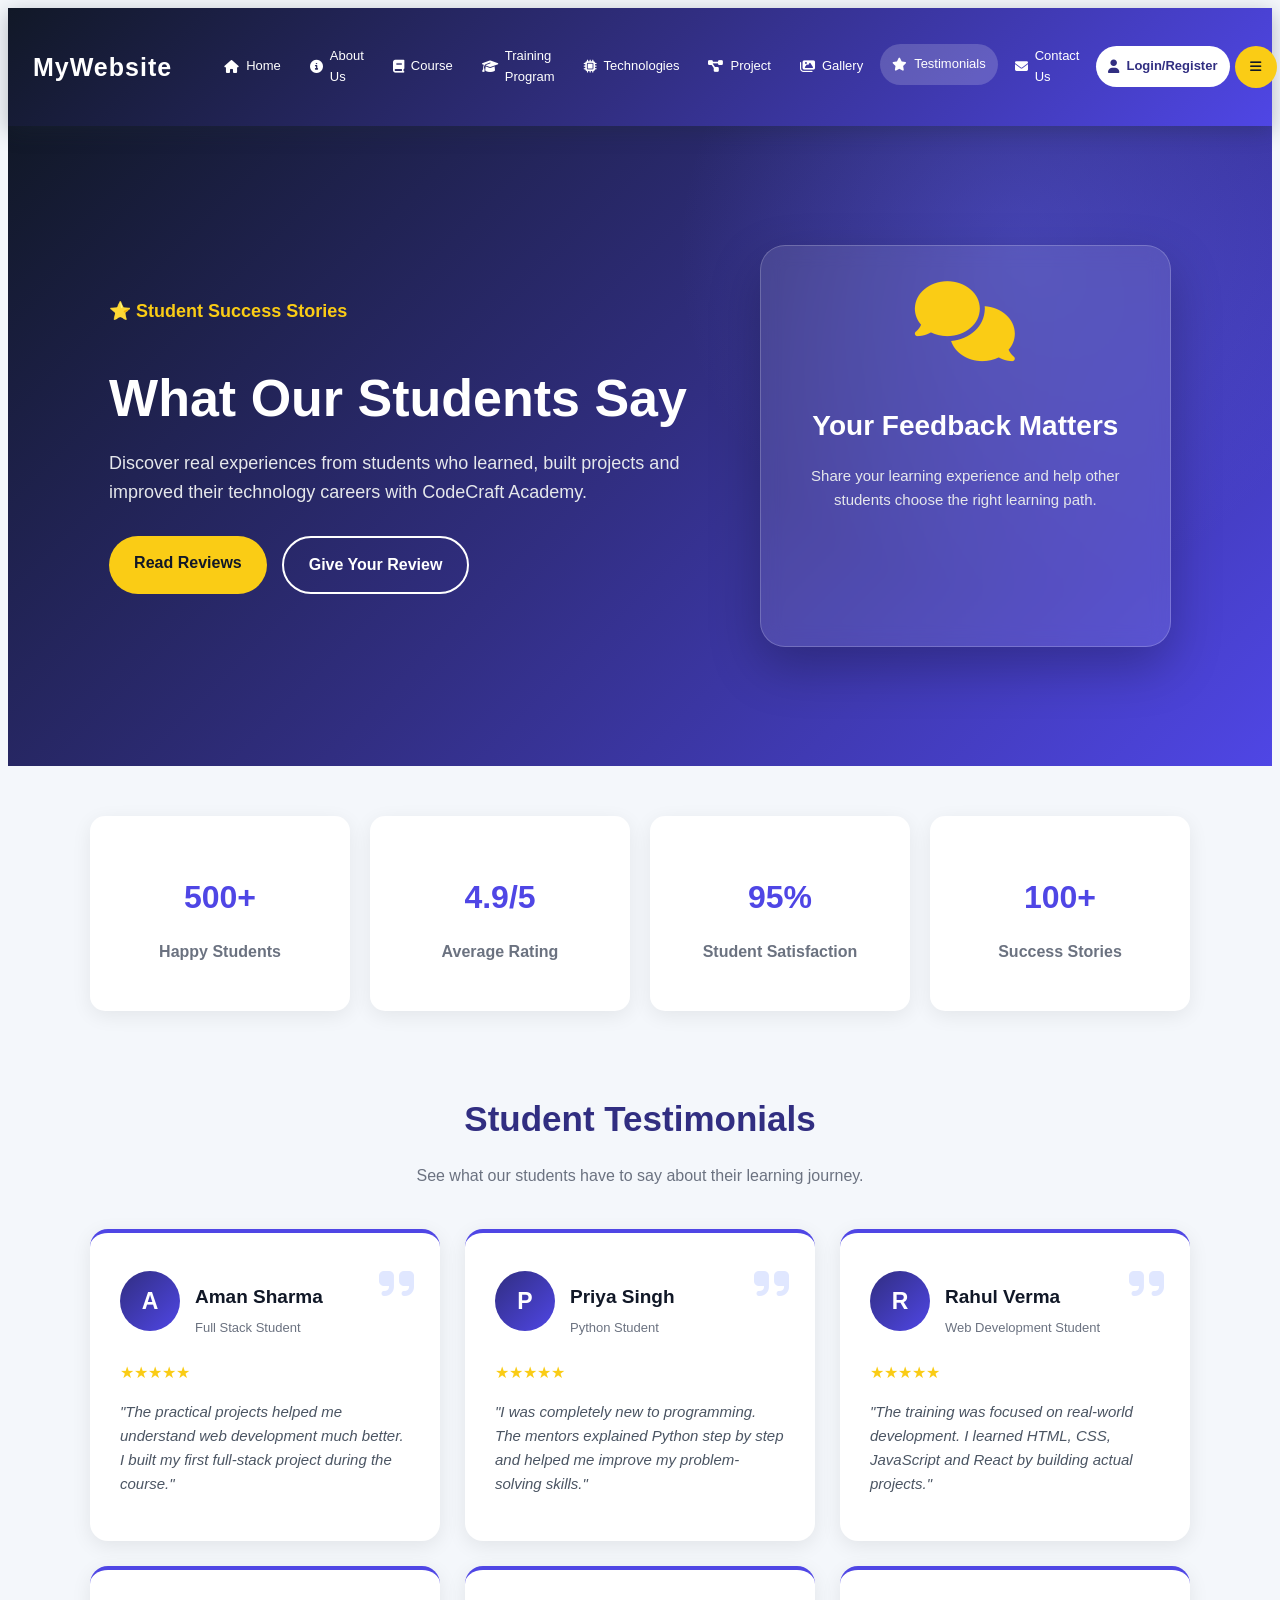
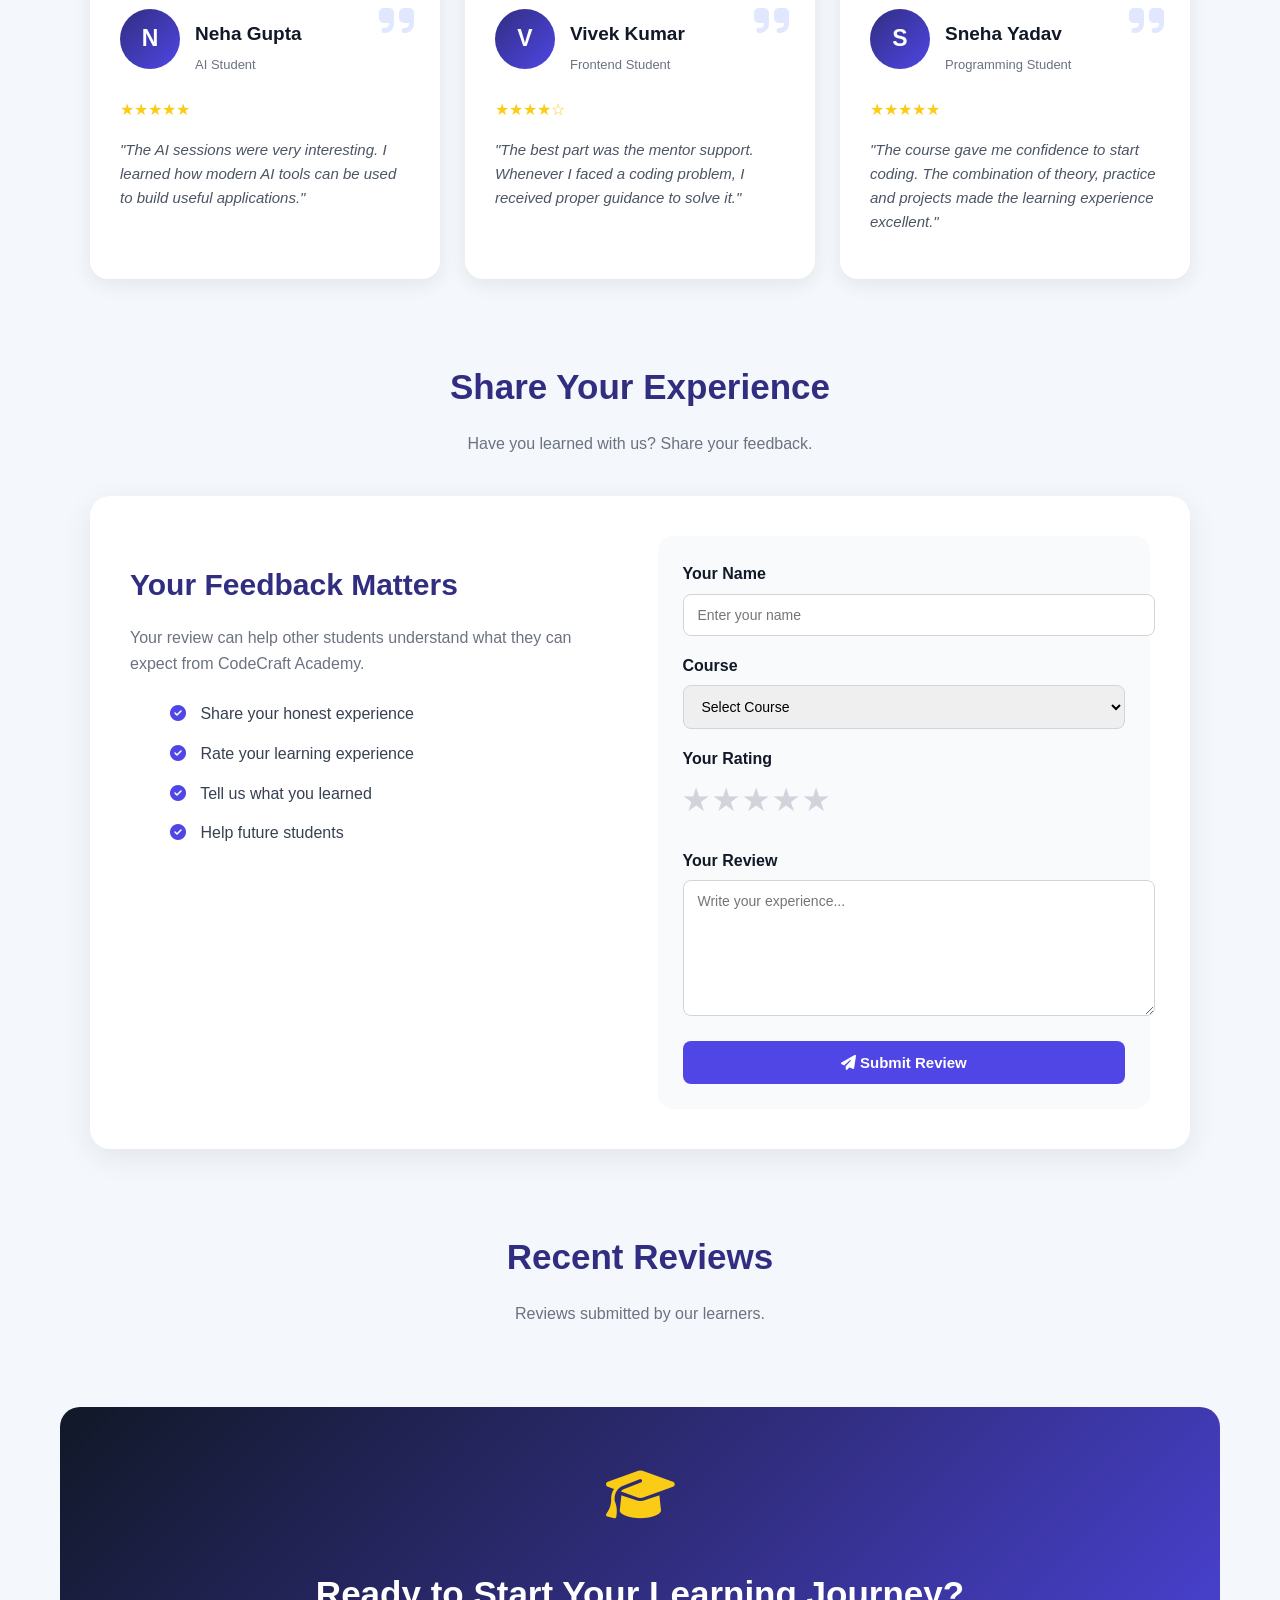
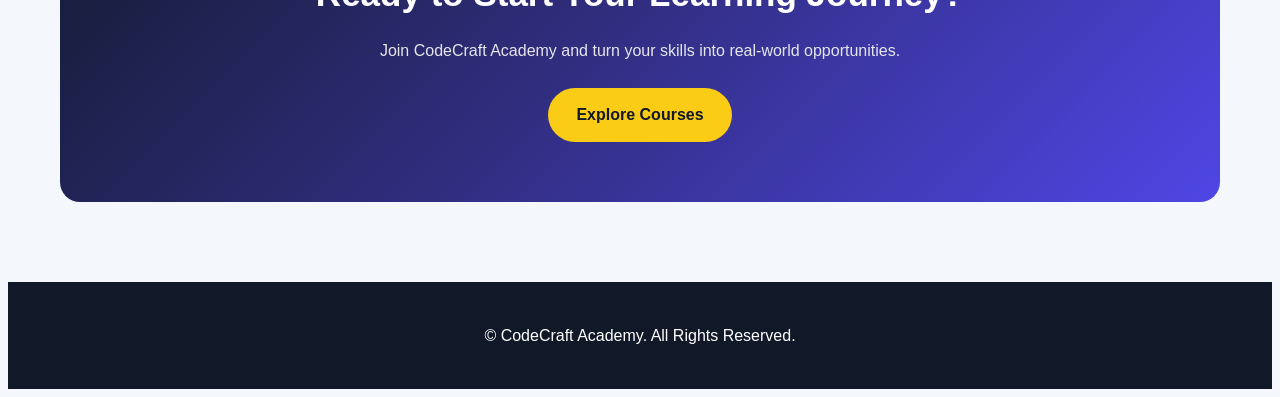
<file: testimonials.html>
<!DOCTYPE html>
<html lang="en">

<head>

  <meta charset="UTF-8">

  <meta name="viewport"
        content="width=device-width, initial-scale=1.0">

  <title>CodeCraft Academy - Testimonials</title>


  <!-- Font Awesome -->

  <link rel="stylesheet"
        href="https://cdnjs.cloudflare.com/ajax/libs/font-awesome/6.5.2/css/all.min.css">


<link rel="stylesheet" href="testimonial.css">

</head>


<body>


  <!-- ================= NAVBAR ================= -->

  <nav class="navbar">


    <div class="logo">
      MyWebsite
    </div>


    <ul class="nav-menu">


      <li>
        <a href="home.html">

          <i class="fa-solid fa-house"></i>

          Home

        </a>
      </li>


      <li>
        <a href="about.html">

          <i class="fa-solid fa-circle-info"></i>

          About Us

        </a>
      </li>


      <li>
        <a href="course.html">

          <i class="fa-solid fa-book"></i>

          Course

        </a>
      </li>


      <li>
        <a href="training.html">

          <i class="fa-solid fa-graduation-cap"></i>

          Training Program

        </a>
      </li>


      <li>
        <a href="technologies.html">

          <i class="fa-solid fa-microchip"></i>

          Technologies

        </a>
      </li>


      <li>
        <a href="project.html">

          <i class="fa-solid fa-diagram-project"></i>

          Project

        </a>
      </li>


      <li>
        <a href="gallery.html">

          <i class="fa-solid fa-images"></i>

          Gallery

        </a>
      </li>


      <li>
        <a href="testimonials.html"
           class="active">

          <i class="fa-solid fa-star"></i>

          Testimonials

        </a>
      </li>


      <li>
        <a href="contact.html">

          <i class="fa-solid fa-envelope"></i>

          Contact Us

        </a>
      </li>


      <li>
        <a href="login.html"
           class="login-btn">

          <i class="fa-solid fa-user"></i>

          Login/Register

        </a>
      </li>


      <li>
        <a href="#"
           class="icon-btn">

          <i class="fa-solid fa-bars"></i>

        </a>
      </li>


    </ul>

  </nav>



  <!-- ================= HERO ================= -->

  <section class="testimonial-hero">


    <div class="hero-content">


      <div class="hero-tag">
        ⭐ Student Success Stories
      </div>


      <h1>
        What Our Students Say
      </h1>


      <p>
        Discover real experiences from students who learned,
        built projects and improved their technology careers
        with CodeCraft Academy.
      </p>


      <div class="hero-buttons">


        <a href="#testimonials"
           class="btn btn-primary">

          Read Reviews

        </a>


        <a href="#review"
           class="btn btn-secondary">

          Give Your Review

        </a>


      </div>

    </div>



    <div class="hero-card">


      <i class="fa-solid fa-comments"></i>


      <h2>
        Your Feedback Matters
      </h2>


      <p>
        Share your learning experience and help other
        students choose the right learning path.
      </p>


    </div>


  </section>



  <!-- ================= STATS ================= -->

  <section class="stats">


    <div class="stat-card">

      <h2>
        500+
      </h2>

      <p>
        Happy Students
      </p>

    </div>


    <div class="stat-card">

      <h2>
        4.9/5
      </h2>

      <p>
        Average Rating
      </p>

    </div>


    <div class="stat-card">

      <h2>
        95%
      </h2>

      <p>
        Student Satisfaction
      </p>

    </div>


    <div class="stat-card">

      <h2>
        100+
      </h2>

      <p>
        Success Stories
      </p>

    </div>


  </section>



  <!-- ================= TESTIMONIALS ================= -->

  <section class="section"
           id="testimonials">


    <div class="section-title">

      <h2>
        Student Testimonials
      </h2>

      <p>
        See what our students have to say about their
        learning journey.
      </p>

    </div>



    <div class="testimonial-grid">


      <!-- TESTIMONIAL 1 -->

      <div class="testimonial-card">


        <div class="quote-icon">

          <i class="fa-solid fa-quote-right"></i>

        </div>


        <div class="student-info">


          <div class="student-avatar">
            A
          </div>


          <div>

            <h3>
              Aman Sharma
            </h3>

            <span>
              Full Stack Student
            </span>

          </div>


        </div>


        <div class="stars">

          ★★★★★

        </div>


        <p>
          "The practical projects helped me understand
          web development much better. I built my first
          full-stack project during the course."
        </p>


      </div>



      <!-- TESTIMONIAL 2 -->

      <div class="testimonial-card">


        <div class="quote-icon">

          <i class="fa-solid fa-quote-right"></i>

        </div>


        <div class="student-info">


          <div class="student-avatar">
            P
          </div>


          <div>

            <h3>
              Priya Singh
            </h3>

            <span>
              Python Student
            </span>

          </div>


        </div>


        <div class="stars">

          ★★★★★

        </div>


        <p>
          "I was completely new to programming. The mentors
          explained Python step by step and helped me improve
          my problem-solving skills."
        </p>


      </div>



      <!-- TESTIMONIAL 3 -->

      <div class="testimonial-card">


        <div class="quote-icon">

          <i class="fa-solid fa-quote-right"></i>

        </div>


        <div class="student-info">


          <div class="student-avatar">
            R
          </div>


          <div>

            <h3>
              Rahul Verma
            </h3>

            <span>
              Web Development Student
            </span>

          </div>


        </div>


        <div class="stars">

          ★★★★★

        </div>


        <p>
          "The training was focused on real-world development.
          I learned HTML, CSS, JavaScript and React by building
          actual projects."
        </p>


      </div>



      <!-- TESTIMONIAL 4 -->

      <div class="testimonial-card">


        <div class="quote-icon">

          <i class="fa-solid fa-quote-right"></i>

        </div>


        <div class="student-info">


          <div class="student-avatar">
            N
          </div>


          <div>

            <h3>
              Neha Gupta
            </h3>

            <span>
              AI Student
            </span>

          </div>


        </div>


        <div class="stars">

          ★★★★★

        </div>


        <p>
          "The AI sessions were very interesting. I learned
          how modern AI tools can be used to build useful
          applications."
        </p>


      </div>



      <!-- TESTIMONIAL 5 -->

      <div class="testimonial-card">


        <div class="quote-icon">

          <i class="fa-solid fa-quote-right"></i>

        </div>


        <div class="student-info">


          <div class="student-avatar">
            V
          </div>


          <div>

            <h3>
              Vivek Kumar
            </h3>

            <span>
              Frontend Student
            </span>

          </div>


        </div>


        <div class="stars">

          ★★★★☆

        </div>


        <p>
          "The best part was the mentor support. Whenever
          I faced a coding problem, I received proper
          guidance to solve it."
        </p>


      </div>



      <!-- TESTIMONIAL 6 -->

      <div class="testimonial-card">


        <div class="quote-icon">

          <i class="fa-solid fa-quote-right"></i>

        </div>


        <div class="student-info">


          <div class="student-avatar">
            S
          </div>


          <div>

            <h3>
              Sneha Yadav
            </h3>

            <span>
              Programming Student
            </span>

          </div>


        </div>


        <div class="stars">

          ★★★★★

        </div>


        <p>
          "The course gave me confidence to start coding.
          The combination of theory, practice and projects
          made the learning experience excellent."
        </p>


      </div>


    </div>

  </section>



  <!-- ================= ADD REVIEW ================= -->

  <section class="section"
           id="review">


    <div class="section-title">

      <h2>
        Share Your Experience
      </h2>

      <p>
        Have you learned with us? Share your feedback.
      </p>

    </div>



    <div class="review-box">


      <!-- INFO -->

      <div class="review-info">


        <h2>
          Your Feedback Matters
        </h2>


        <p>
          Your review can help other students understand
          what they can expect from CodeCraft Academy.
        </p>


        <ul class="review-points">


          <li>

            <i class="fa-solid fa-circle-check"></i>

            Share your honest experience

          </li>


          <li>

            <i class="fa-solid fa-circle-check"></i>

            Rate your learning experience

          </li>


          <li>

            <i class="fa-solid fa-circle-check"></i>

            Tell us what you learned

          </li>


          <li>

            <i class="fa-solid fa-circle-check"></i>

            Help future students

          </li>


        </ul>


      </div>



      <!-- FORM -->

      <form class="review-form"
            id="reviewForm">


        <div class="form-group">


          <label>
            Your Name
          </label>


          <input
            type="text"
            id="studentName"
            placeholder="Enter your name"
            required>


        </div>



        <div class="form-group">


          <label>
            Course
          </label>


          <select
            id="studentCourse"
            required>


            <option value="">
              Select Course
            </option>


            <option>
              Full Stack Web Development
            </option>


            <option>
              Programming & Python
            </option>


            <option>
              AI & Modern Technologies
            </option>


            <option>
              Frontend Development
            </option>


          </select>


        </div>



        <div class="form-group">


          <label>
            Your Rating
          </label>


          <div class="rating-box">


            <input
              type="radio"
              id="star5"
              name="rating"
              value="5"
              required>

            <label
              for="star5">
              ★
            </label>


            <input
              type="radio"
              id="star4"
              name="rating"
              value="4">

            <label
              for="star4">
              ★
            </label>


            <input
              type="radio"
              id="star3"
              name="rating"
              value="3">

            <label
              for="star3">
              ★
            </label>


            <input
              type="radio"
              id="star2"
              name="rating"
              value="2">

            <label
              for="star2">
              ★
            </label>


            <input
              type="radio"
              id="star1"
              name="rating"
              value="1">

            <label
              for="star1">
              ★
            </label>


          </div>

        </div>



        <div class="form-group">


          <label>
            Your Review
          </label>


          <textarea
            id="studentReview"
            placeholder="Write your experience..."
            required></textarea>


        </div>



        <button
          type="submit"
          class="submit-btn">

          <i class="fa-solid fa-paper-plane"></i>

          Submit Review

        </button>


      </form>


    </div>

  </section>



  <!-- ================= USER REVIEWS ================= -->

  <section class="section">


    <div class="section-title">

      <h2>
        Recent Reviews
      </h2>

      <p>
        Reviews submitted by our learners.
      </p>

    </div>


    <div id="userReviews"></div>


  </section>



  <!-- ================= CTA ================= -->

  <section class="cta">


    <i class="fa-solid fa-graduation-cap"></i>


    <h2>
      Ready to Start Your Learning Journey?
    </h2>


    <p>
      Join CodeCraft Academy and turn your skills
      into real-world opportunities.
    </p>


    <a href="course.html"
       class="cta-btn">

      Explore Courses

    </a>


  </section>



  <!-- ================= FOOTER ================= -->

  <footer>

    <p>
      © CodeCraft Academy. All Rights Reserved.
    </p>

  </footer>



  <!-- ================= JAVASCRIPT ================= -->

  <script>


    const reviewForm =
      document.getElementById(
        "reviewForm"
      );


    const userReviews =
      document.getElementById(
        "userReviews"
      );



    /* ================= SUBMIT REVIEW ================= */

    reviewForm.addEventListener(
      "submit",
      function(event) {


        event.preventDefault();


        const name =
          document.getElementById(
            "studentName"
          ).value.trim();


        const course =
          document.getElementById(
            "studentCourse"
          ).value;


        const review =
          document.getElementById(
            "studentReview"
          ).value.trim();


        const rating =
          document.querySelector(
            'input[name="rating"]:checked'
          );


        if (
          !name ||
          !course ||
          !review ||
          !rating
        ) {

          alert(
            "Please fill all fields."
          );

          return;

        }


        const ratingValue =
          parseInt(
            rating.value
          );


        addReview(
          name,
          course,
          review,
          ratingValue
        );


        reviewForm.reset();


        alert(
          "Thank you! Your review has been submitted."
        );


        document
          .getElementById("review")
          .scrollIntoView({
            behavior: "smooth"
          });

      }
    );



    /* ================= ADD REVIEW ================= */

    function addReview(
      name,
      course,
      review,
      rating
    ) {


      const reviewBox =
        document.createElement(
          "div"
        );


      reviewBox.className =
        "user-review";


      const firstLetter =
        name
          .charAt(0)
          .toUpperCase();


      let stars = "";


      for (
        let i = 1;
        i <= 5;
        i++
      ) {

        if (i <= rating) {

          stars += "★";

        } else {

          stars += "☆";

        }

      }


      reviewBox.innerHTML = `

        <div class="user-review-header">

          <div class="user-name">

            <div class="small-avatar">
              ${firstLetter}
            </div>

            <div>

              <h3>
                ${escapeHTML(name)}
              </h3>

              <small>
                ${escapeHTML(course)}
              </small>

            </div>

          </div>


          <button
            class="delete-review"
            onclick="deleteReview(this)">

            <i class="fa-solid fa-trash"></i>

            Delete

          </button>

        </div>


        <div class="stars">
          ${stars}
        </div>


        <p>
          "${escapeHTML(review)}"
        </p>

      `;


      userReviews.prepend(
        reviewBox
      );

    }



    /* ================= DELETE REVIEW ================= */

    function deleteReview(button) {


      const review =
        button.closest(
          ".user-review"
        );


      if (!review) return;


      const confirmDelete =
        confirm(
          "Are you sure you want to delete this review?"
        );


      if (confirmDelete) {

        review.remove();

      }

    }



    /* ================= HTML ESCAPE ================= */

    function escapeHTML(text) {


      const div =
        document.createElement(
          "div"
        );


      div.textContent =
        text;


      return div.innerHTML;

    }

  </script>


</body>

</html>
</file>
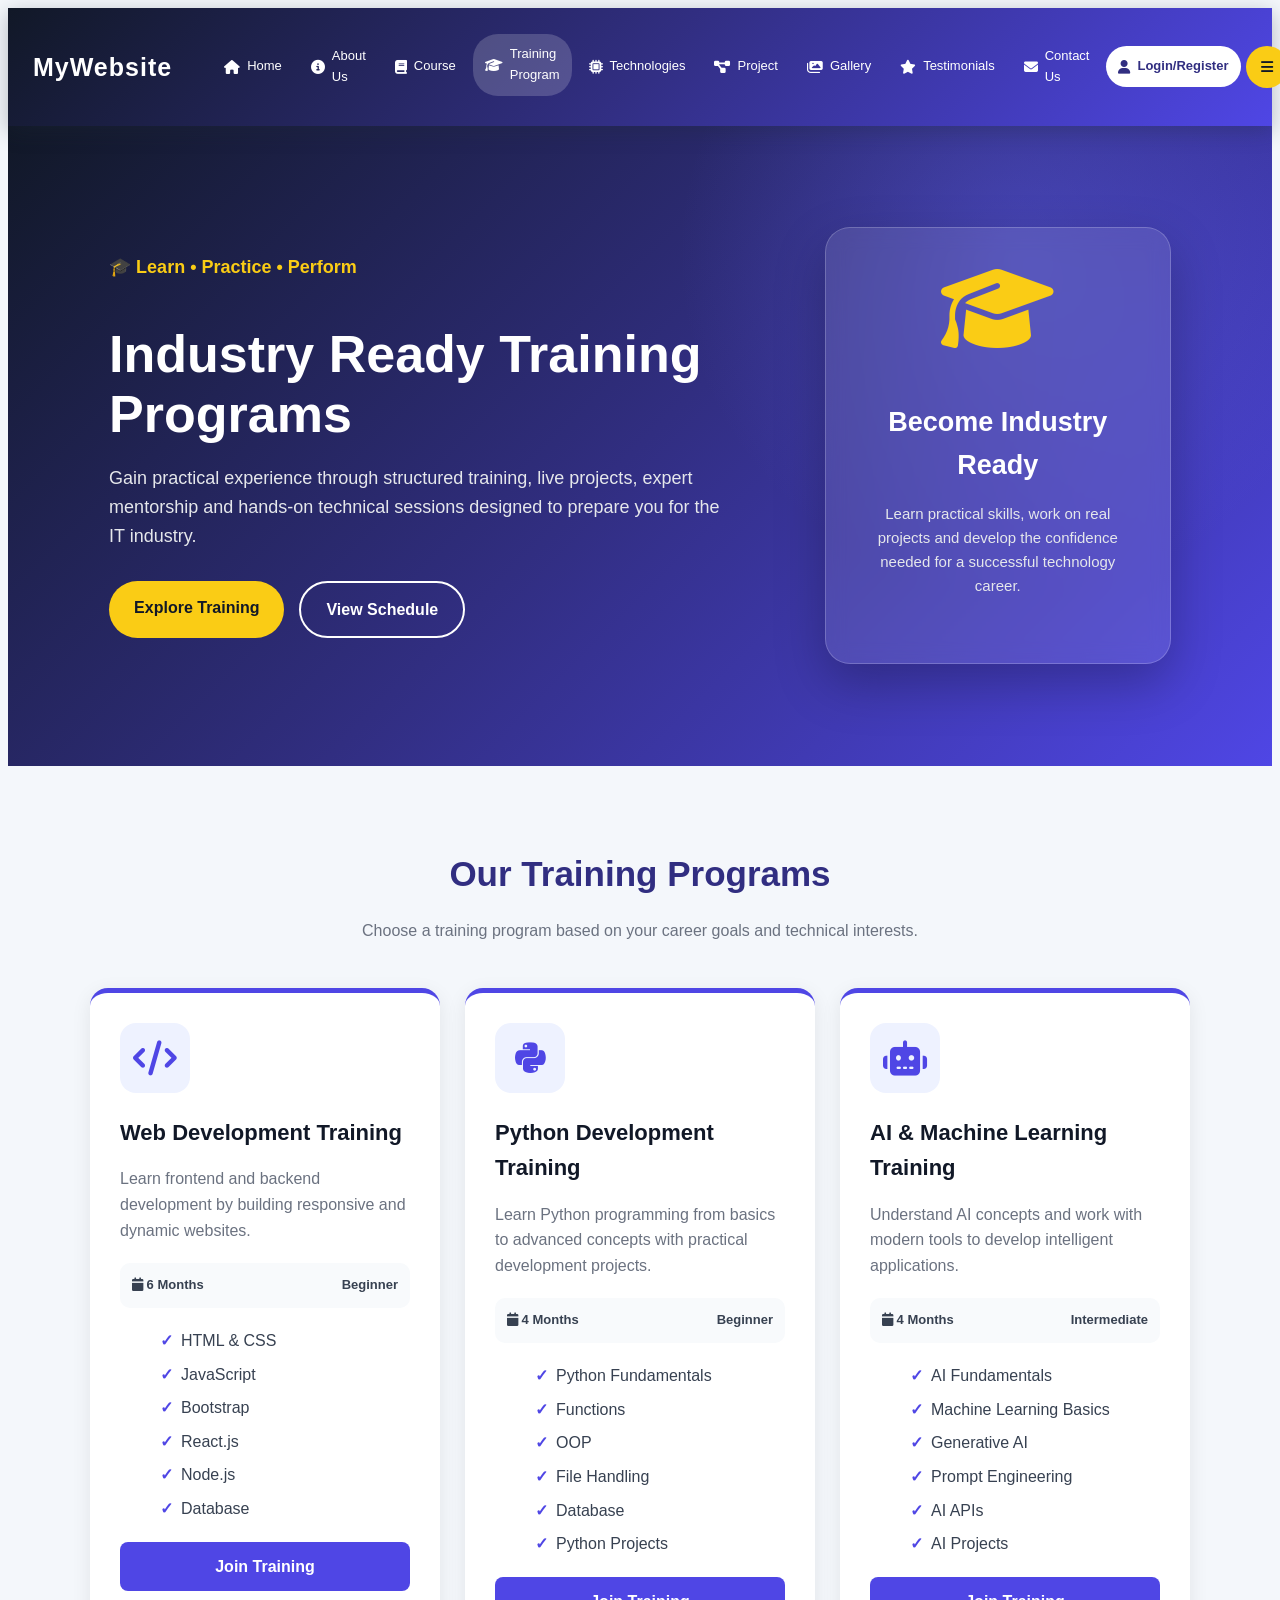
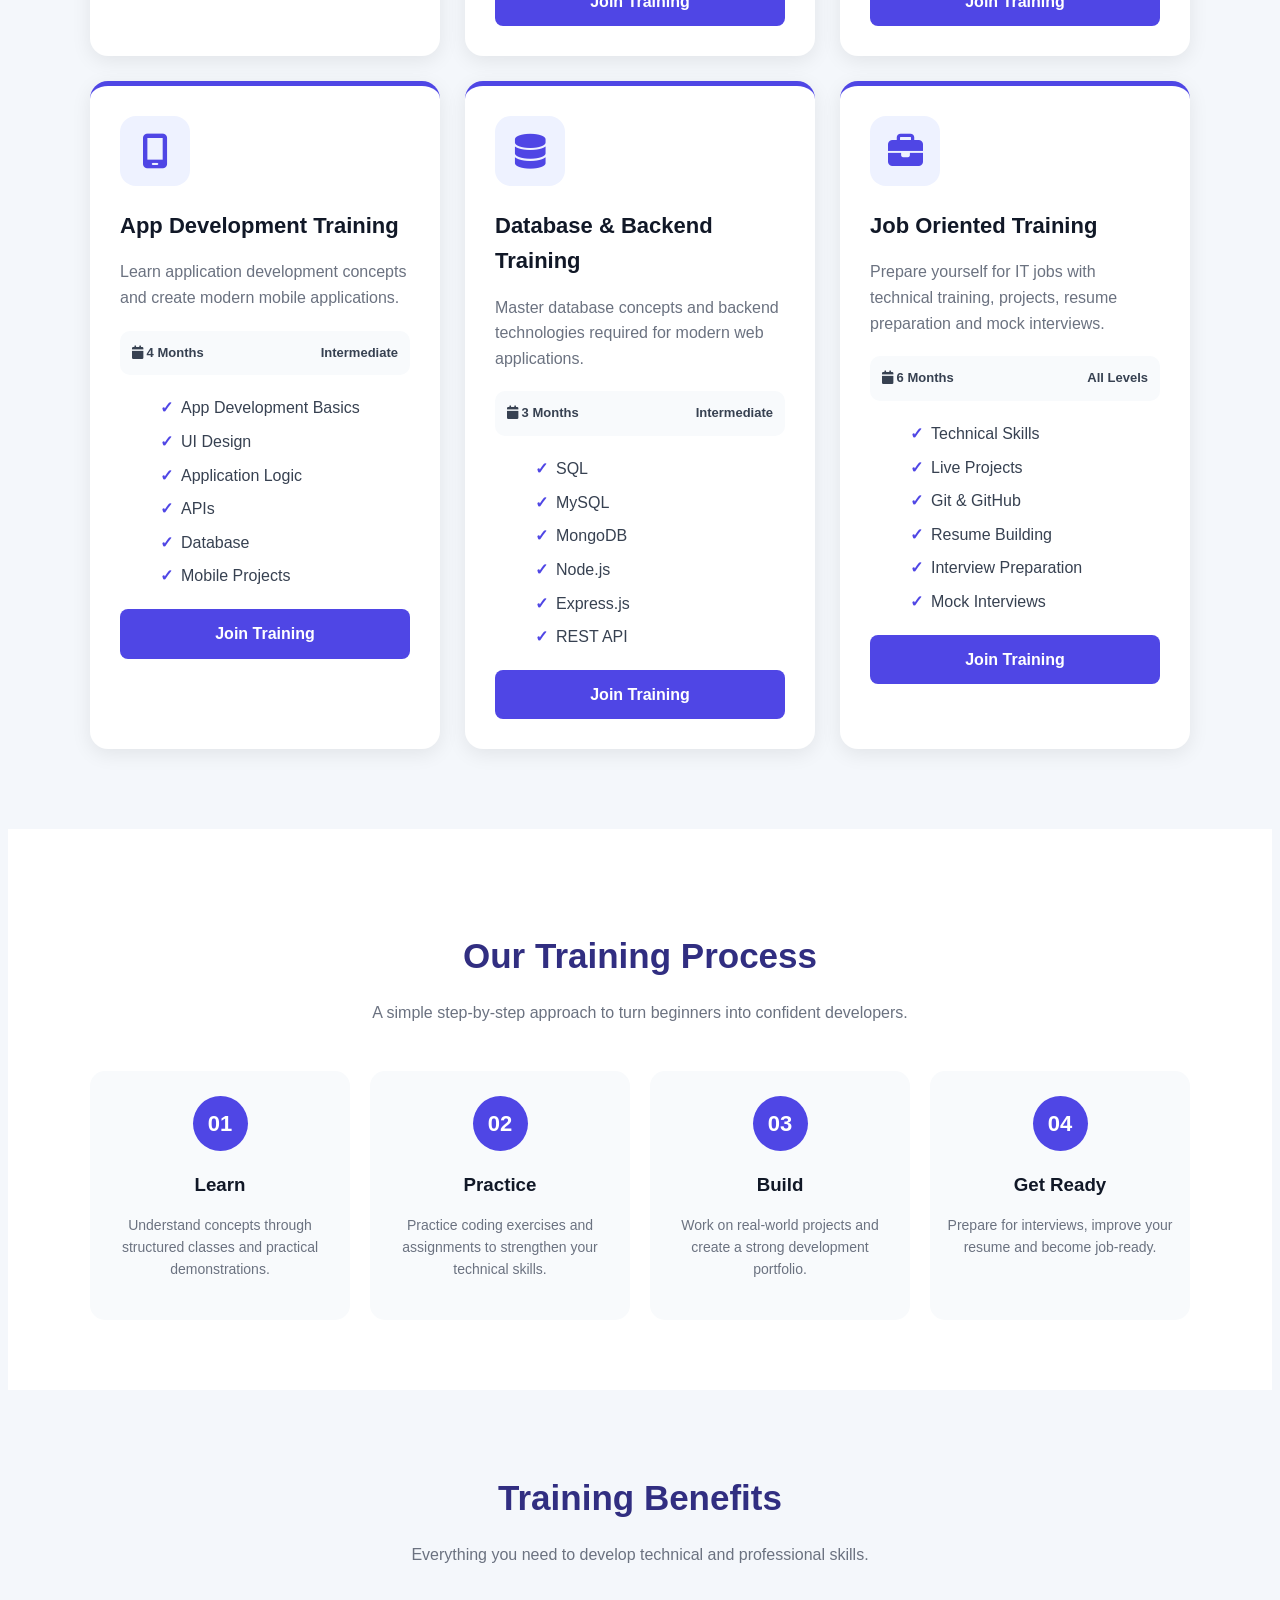
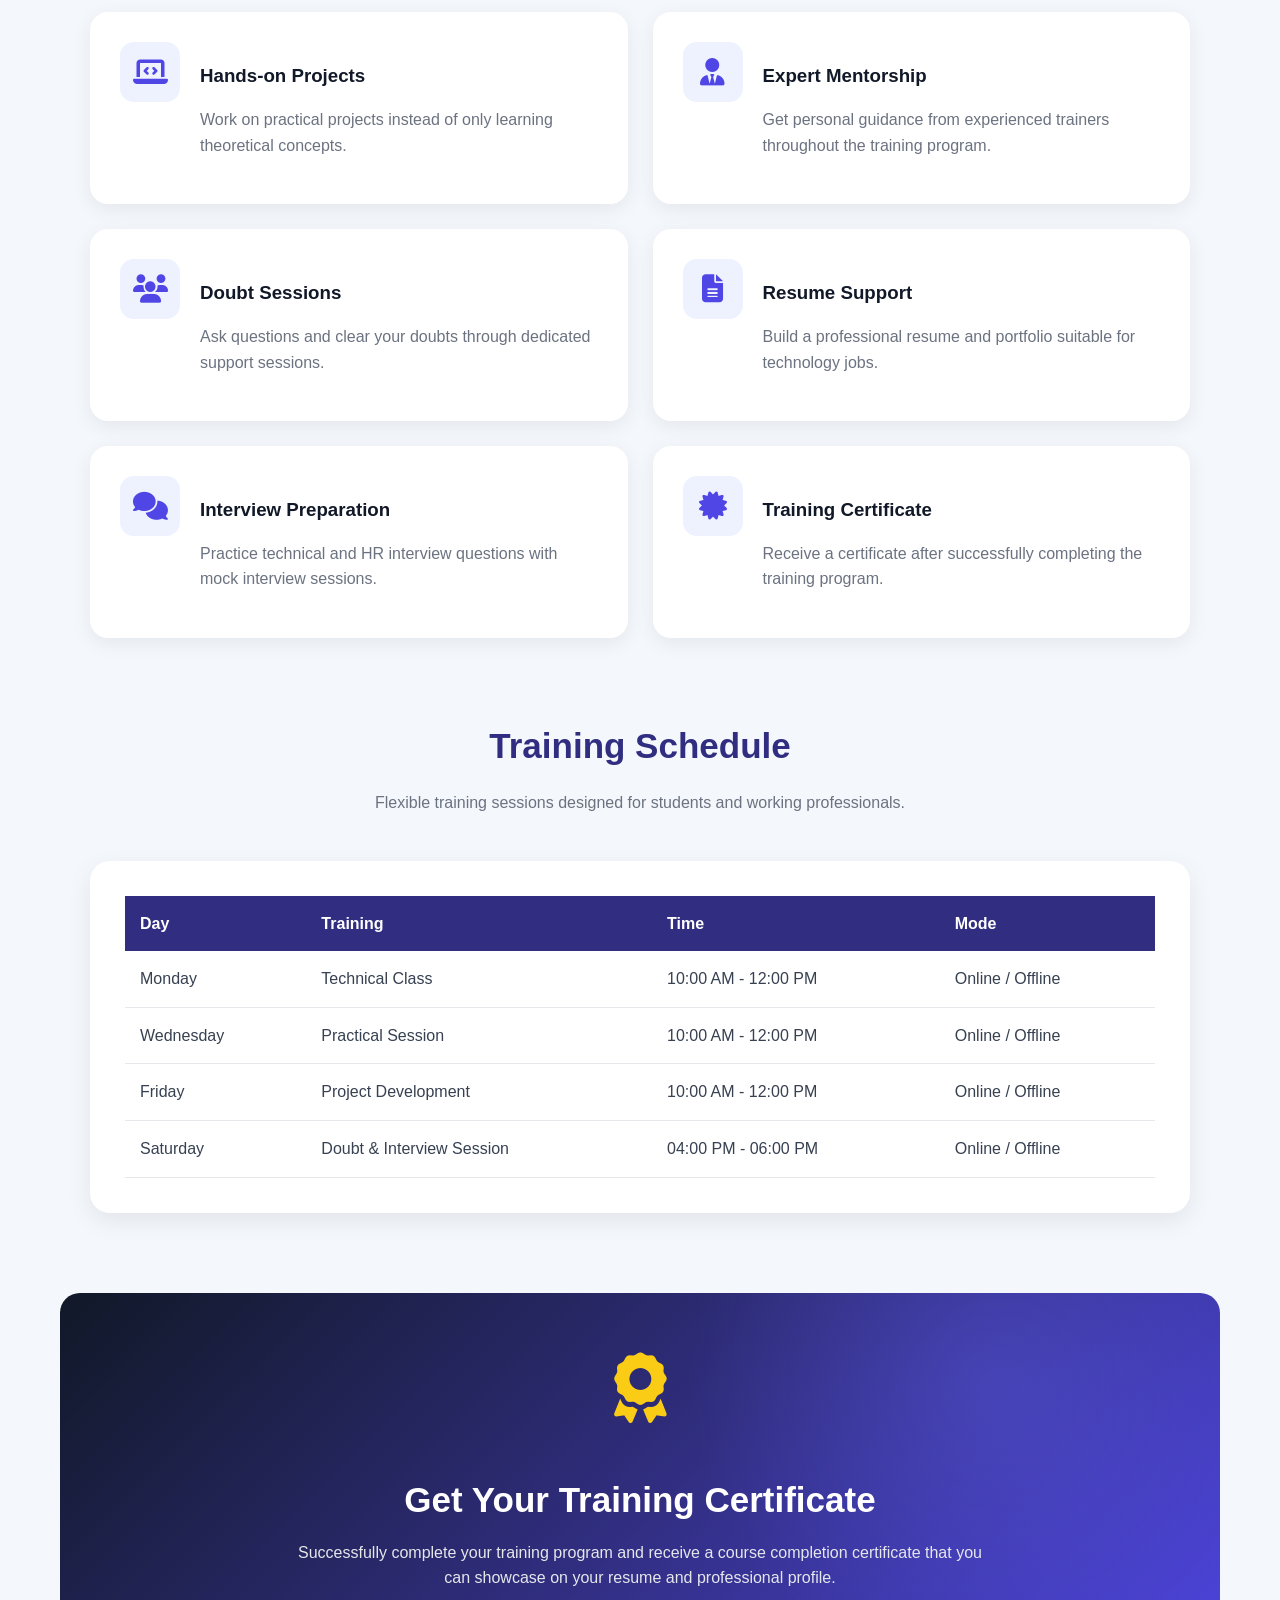
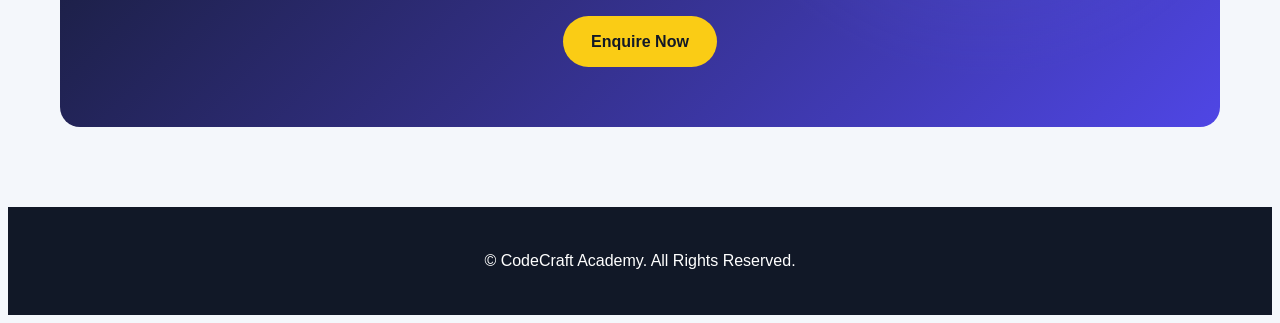
<file: training.html>
<!DOCTYPE html>
<html lang="en">
<head>
  <meta charset="UTF-8">
  <meta name="viewport" content="width=device-width, initial-scale=1.0">

  <title>CodeCraft Academy - Training Program</title>

  <!-- Font Awesome -->
  <link rel="stylesheet"
        href="https://cdnjs.cloudflare.com/ajax/libs/font-awesome/6.5.2/css/all.min.css">

  <link rel="stylesheet" href="training.css">
</head>

<body>


  <!-- ================= NAVBAR ================= -->

  <nav class="navbar">

    <div class="logo">
      MyWebsite
    </div>

    <ul class="nav-menu">

      <li>
        <a href="home.html">
          <i class="fa-solid fa-house"></i>
          Home
        </a>
      </li>

      <li>
        <a href="about.html">
          <i class="fa-solid fa-circle-info"></i>
          About Us
        </a>
      </li>

      <li>
        <a href="course.html">
          <i class="fa-solid fa-book"></i>
          Course
        </a>
      </li>

      <li>
        <a href="training.html" class="active">
          <i class="fa-solid fa-graduation-cap"></i>
          Training Program
        </a>
      </li>

      <li>
        <a href="technologies.html">
          <i class="fa-solid fa-microchip"></i>
          Technologies
        </a>
      </li>

      <li>
        <a href="project.html">
          <i class="fa-solid fa-diagram-project"></i>
          Project
        </a>
      </li>

      <li>
        <a href="gallery.html">
          <i class="fa-solid fa-images"></i>
          Gallery
        </a>
      </li>

      <li>
        <a href="testimonials.html">
          <i class="fa-solid fa-star"></i>
          Testimonials
        </a>
      </li>

      <li>
        <a href="contact.html">
          <i class="fa-solid fa-envelope"></i>
          Contact Us
        </a>
      </li>

      <li>
        <a href="login.html" class="login-btn">
          <i class="fa-solid fa-user"></i>
          Login/Register
        </a>
      </li>

      <li>
        <a href="#" class="icon-btn">
          <i class="fa-solid fa-bars"></i>
        </a>
      </li>

    </ul>

  </nav>


  <!-- ================= HERO ================= -->

  <section class="training-hero">

    <div class="training-hero-content">

      <div class="hero-tag">
        🎓 Learn • Practice • Perform
      </div>

      <h1>
        Industry Ready Training Programs
      </h1>

      <p>
        Gain practical experience through structured training,
        live projects, expert mentorship and hands-on technical
        sessions designed to prepare you for the IT industry.
      </p>

      <div class="hero-buttons">

        <a href="#programs" class="btn btn-primary">
          Explore Training
        </a>

        <a href="#schedule" class="btn btn-secondary">
          View Schedule
        </a>

      </div>

    </div>


    <div class="training-hero-card">

      <i class="fa-solid fa-graduation-cap"></i>

      <h2>
        Become Industry Ready
      </h2>

      <p>
        Learn practical skills, work on real projects and
        develop the confidence needed for a successful
        technology career.
      </p>

    </div>

  </section>


  <!-- ================= TRAINING PROGRAMS ================= -->

  <section class="section" id="programs">

    <div class="section-title">

      <h2>
        Our Training Programs
      </h2>

      <p>
        Choose a training program based on your career goals
        and technical interests.
      </p>

    </div>


    <div class="program-grid">


      <!-- PROGRAM 1 -->

      <div class="program-card">

        <div class="program-icon">
          <i class="fa-solid fa-code"></i>
        </div>

        <h3>
          Web Development Training
        </h3>

        <p>
          Learn frontend and backend development by building
          responsive and dynamic websites.
        </p>

        <div class="program-info">

          <span>
            <i class="fa-solid fa-calendar"></i>
            6 Months
          </span>

          <span>
            Beginner
          </span>

        </div>

        <ul>

          <li>HTML & CSS</li>
          <li>JavaScript</li>
          <li>Bootstrap</li>
          <li>React.js</li>
          <li>Node.js</li>
          <li>Database</li>

        </ul>

        <a href="contact.html" class="program-btn">
          Join Training
        </a>

      </div>


      <!-- PROGRAM 2 -->

      <div class="program-card">

        <div class="program-icon">
          <i class="fa-brands fa-python"></i>
        </div>

        <h3>
          Python Development Training
        </h3>

        <p>
          Learn Python programming from basics to advanced
          concepts with practical development projects.
        </p>

        <div class="program-info">

          <span>
            <i class="fa-solid fa-calendar"></i>
            4 Months
          </span>

          <span>
            Beginner
          </span>

        </div>

        <ul>

          <li>Python Fundamentals</li>
          <li>Functions</li>
          <li>OOP</li>
          <li>File Handling</li>
          <li>Database</li>
          <li>Python Projects</li>

        </ul>

        <a href="contact.html" class="program-btn">
          Join Training
        </a>

      </div>


      <!-- PROGRAM 3 -->

      <div class="program-card">

        <div class="program-icon">
          <i class="fa-solid fa-robot"></i>
        </div>

        <h3>
          AI & Machine Learning Training
        </h3>

        <p>
          Understand AI concepts and work with modern tools
          to develop intelligent applications.
        </p>

        <div class="program-info">

          <span>
            <i class="fa-solid fa-calendar"></i>
            4 Months
          </span>

          <span>
            Intermediate
          </span>

        </div>

        <ul>

          <li>AI Fundamentals</li>
          <li>Machine Learning Basics</li>
          <li>Generative AI</li>
          <li>Prompt Engineering</li>
          <li>AI APIs</li>
          <li>AI Projects</li>

        </ul>

        <a href="contact.html" class="program-btn">
          Join Training
        </a>

      </div>


      <!-- PROGRAM 4 -->

      <div class="program-card">

        <div class="program-icon">
          <i class="fa-solid fa-mobile-screen"></i>
        </div>

        <h3>
          App Development Training
        </h3>

        <p>
          Learn application development concepts and create
          modern mobile applications.
        </p>

        <div class="program-info">

          <span>
            <i class="fa-solid fa-calendar"></i>
            4 Months
          </span>

          <span>
            Intermediate
          </span>

        </div>

        <ul>

          <li>App Development Basics</li>
          <li>UI Design</li>
          <li>Application Logic</li>
          <li>APIs</li>
          <li>Database</li>
          <li>Mobile Projects</li>

        </ul>

        <a href="contact.html" class="program-btn">
          Join Training
        </a>

      </div>


      <!-- PROGRAM 5 -->

      <div class="program-card">

        <div class="program-icon">
          <i class="fa-solid fa-database"></i>
        </div>

        <h3>
          Database & Backend Training
        </h3>

        <p>
          Master database concepts and backend technologies
          required for modern web applications.
        </p>

        <div class="program-info">

          <span>
            <i class="fa-solid fa-calendar"></i>
            3 Months
          </span>

          <span>
            Intermediate
          </span>

        </div>

        <ul>

          <li>SQL</li>
          <li>MySQL</li>
          <li>MongoDB</li>
          <li>Node.js</li>
          <li>Express.js</li>
          <li>REST API</li>

        </ul>

        <a href="contact.html" class="program-btn">
          Join Training
        </a>

      </div>


      <!-- PROGRAM 6 -->

      <div class="program-card">

        <div class="program-icon">
          <i class="fa-solid fa-briefcase"></i>
        </div>

        <h3>
          Job Oriented Training
        </h3>

        <p>
          Prepare yourself for IT jobs with technical training,
          projects, resume preparation and mock interviews.
        </p>

        <div class="program-info">

          <span>
            <i class="fa-solid fa-calendar"></i>
            6 Months
          </span>

          <span>
            All Levels
          </span>

        </div>

        <ul>

          <li>Technical Skills</li>
          <li>Live Projects</li>
          <li>Git & GitHub</li>
          <li>Resume Building</li>
          <li>Interview Preparation</li>
          <li>Mock Interviews</li>

        </ul>

        <a href="contact.html" class="program-btn">
          Join Training
        </a>

      </div>

    </div>

  </section>


  <!-- ================= TRAINING PROCESS ================= -->

  <section class="process-section">

    <div class="section-title">

      <h2>
        Our Training Process
      </h2>

      <p>
        A simple step-by-step approach to turn beginners
        into confident developers.
      </p>

    </div>


    <div class="process-grid">


      <div class="process-card">

        <div class="process-number">
          01
        </div>

        <h3>
          Learn
        </h3>

        <p>
          Understand concepts through structured classes
          and practical demonstrations.
        </p>

      </div>


      <div class="process-card">

        <div class="process-number">
          02
        </div>

        <h3>
          Practice
        </h3>

        <p>
          Practice coding exercises and assignments to
          strengthen your technical skills.
        </p>

      </div>


      <div class="process-card">

        <div class="process-number">
          03
        </div>

        <h3>
          Build
        </h3>

        <p>
          Work on real-world projects and create a strong
          development portfolio.
        </p>

      </div>


      <div class="process-card">

        <div class="process-number">
          04
        </div>

        <h3>
          Get Ready
        </h3>

        <p>
          Prepare for interviews, improve your resume and
          become job-ready.
        </p>

      </div>

    </div>

  </section>


  <!-- ================= BENEFITS ================= -->

  <section class="section">

    <div class="section-title">

      <h2>
        Training Benefits
      </h2>

      <p>
        Everything you need to develop technical and
        professional skills.
      </p>

    </div>


    <div class="benefit-grid">


      <div class="benefit-card">

        <div class="benefit-icon">
          <i class="fa-solid fa-laptop-code"></i>
        </div>

        <div>

          <h3>
            Hands-on Projects
          </h3>

          <p>
            Work on practical projects instead of only
            learning theoretical concepts.
          </p>

        </div>

      </div>


      <div class="benefit-card">

        <div class="benefit-icon">
          <i class="fa-solid fa-user-tie"></i>
        </div>

        <div>

          <h3>
            Expert Mentorship
          </h3>

          <p>
            Get personal guidance from experienced trainers
            throughout the training program.
          </p>

        </div>

      </div>


      <div class="benefit-card">

        <div class="benefit-icon">
          <i class="fa-solid fa-users"></i>
        </div>

        <div>

          <h3>
            Doubt Sessions
          </h3>

          <p>
            Ask questions and clear your doubts through
            dedicated support sessions.
          </p>

        </div>

      </div>


      <div class="benefit-card">

        <div class="benefit-icon">
          <i class="fa-solid fa-file-lines"></i>
        </div>

        <div>

          <h3>
            Resume Support
          </h3>

          <p>
            Build a professional resume and portfolio
            suitable for technology jobs.
          </p>

        </div>

      </div>


      <div class="benefit-card">

        <div class="benefit-icon">
          <i class="fa-solid fa-comments"></i>
        </div>

        <div>

          <h3>
            Interview Preparation
          </h3>

          <p>
            Practice technical and HR interview questions
            with mock interview sessions.
          </p>

        </div>

      </div>


      <div class="benefit-card">

        <div class="benefit-icon">
          <i class="fa-solid fa-certificate"></i>
        </div>

        <div>

          <h3>
            Training Certificate
          </h3>

          <p>
            Receive a certificate after successfully
            completing the training program.
          </p>

        </div>

      </div>

    </div>

  </section>


  <!-- ================= SCHEDULE ================= -->

  <section class="section" id="schedule">

    <div class="section-title">

      <h2>
        Training Schedule
      </h2>

      <p>
        Flexible training sessions designed for students
        and working professionals.
      </p>

    </div>


    <div class="schedule-box">

      <table class="schedule-table">

        <thead>

          <tr>
            <th>Day</th>
            <th>Training</th>
            <th>Time</th>
            <th>Mode</th>
          </tr>

        </thead>

        <tbody>

          <tr>
            <td>Monday</td>
            <td>Technical Class</td>
            <td>10:00 AM - 12:00 PM</td>
            <td>Online / Offline</td>
          </tr>

          <tr>
            <td>Wednesday</td>
            <td>Practical Session</td>
            <td>10:00 AM - 12:00 PM</td>
            <td>Online / Offline</td>
          </tr>

          <tr>
            <td>Friday</td>
            <td>Project Development</td>
            <td>10:00 AM - 12:00 PM</td>
            <td>Online / Offline</td>
          </tr>

          <tr>
            <td>Saturday</td>
            <td>Doubt & Interview Session</td>
            <td>04:00 PM - 06:00 PM</td>
            <td>Online / Offline</td>
          </tr>

        </tbody>

      </table>

    </div>

  </section>


  <!-- ================= CERTIFICATE ================= -->

  <section class="certificate">

    <i class="fa-solid fa-award"></i>

    <h2>
      Get Your Training Certificate
    </h2>

    <p>
      Successfully complete your training program and
      receive a course completion certificate that you can
      showcase on your resume and professional profile.
    </p>

    <a href="contact.html" class="certificate-btn">
      Enquire Now
    </a>

  </section>


  <!-- ================= FOOTER ================= -->

  <footer>

    <p>
      © CodeCraft Academy. All Rights Reserved.
    </p>

  </footer>

</body>
</html>
</file>
<file: home.css>
<style>
    * {
      margin: 0;
      padding: 0;
      box-sizing: border-box;
    }

    body {
      font-family: Arial, sans-serif;
      background: #f4f7fb;
      color: #111827;
      line-height: 1.6;
    }

    /* ================= NAVBAR ================= */

    .navbar {
      background: linear-gradient(135deg, #111827, #312e81, #4f46e5);
      padding: 12px 25px;
      display: flex;
      align-items: center;
      justify-content: space-between;
      box-shadow: 0 5px 20px rgba(31, 41, 55, 0.3);
      position: sticky;
      top: 0;
      z-index: 1000;
    }

    .logo {
      color: white;
      font-size: 25px;
      font-weight: bold;
      letter-spacing: 1px;
    }

    .nav-menu {
      display: flex;
      align-items: center;
      gap: 5px;
      list-style: none;
    }

    .nav-menu a {
      color: white;
      text-decoration: none;
      padding: 10px 12px;
      border-radius: 25px;
      display: flex;
      align-items: center;
      gap: 7px;
      font-size: 13px;
      transition: 0.3s;
    }

    .nav-menu a:hover,
    .nav-menu a.active {
      background: rgba(255, 255, 255, 0.18);
      transform: translateY(-2px);
    }

    .login-btn {
      background: white;
      color: #312e81 !important;
      font-weight: bold;
    }

    .login-btn:hover {
      background: #facc15 !important;
      color: #111827 !important;
    }

    .icon-btn {
      width: 42px;
      height: 42px;
      border-radius: 50% !important;
      background: #facc15;
      color: #111827 !important;
      justify-content: center;
      padding: 0 !important;
    }

    .icon-btn:hover {
      background: white !important;
      transform: rotate(90deg);
    }

     .nav-menu i {
      font-size: 14px;
    }

    /* ================= HERO ================= */

    .hero {
      min-height: 600px;
      padding: 90px 8%;
      display: flex;
      align-items: center;
      justify-content: space-between;
      gap: 50px;

      background:
        radial-gradient(circle at 80% 20%, rgba(99,102,241,.35), transparent 30%),
        linear-gradient(135deg, #111827, #312e81, #4f46e5);

      color: white;
    }

    .hero-content {
      max-width: 650px;
    }

    .hero-tag {
      color: #facc15;
      font-size: 18px;
      font-weight: bold;
      margin-bottom: 15px;
    }

    .hero h1 {
      font-size: 52px;
      line-height: 1.15;
      margin-bottom: 20px;
    }

    .hero p {
      font-size: 18px;
      color: #e5e7eb;
      margin-bottom: 30px;
      max-width: 620px;
    }

    .hero-buttons {
      display: flex;
      gap: 15px;
      flex-wrap: wrap;
    }

    .btn {
      display: inline-block;
      text-decoration: none;
      padding: 14px 25px;
      border-radius: 30px;
      font-weight: bold;
      transition: 0.3s;
    }

    .btn-primary {
      background: #facc15;
      color: #111827;
    }

    .btn-primary:hover {
      background: white;
      transform: translateY(-3px);
    }

    .btn-secondary {
      border: 2px solid white;
      color: white;
    }

    .btn-secondary:hover {
      background: white;
      color: #312e81;
    }

    /* HERO CARD */

    .hero-card {
      width: 350px;
      min-height: 350px;
      background: rgba(255,255,255,0.10);
      border: 1px solid rgba(255,255,255,0.2);
      border-radius: 25px;
      padding: 35px;
      backdrop-filter: blur(10px);
      text-align: center;
      box-shadow: 0 20px 50px rgba(0,0,0,.25);
    }

    .hero-card i {
      font-size: 90px;
      color: #facc15;
      margin-bottom: 25px;
    }

    .hero-card h2 {
      font-size: 28px;
      margin-bottom: 10px;
    }

    .hero-card p {
      font-size: 15px;
    }

    /* ================= FUTURE SECTION ================= */

    .future {
      text-align: center;
      padding: 60px 20px;
      background: white;
    }

    .future h2 {
      color: #312e81;
      font-size: 35px;
      margin-bottom: 8px;
    }

    .future p {
      color: #6b7280;
      margin-bottom: 20px;
      font-size: 18px;
    }

    .future button {
      border: none;
      background: #4f46e5;
      color: white;
      padding: 13px 28px;
      border-radius: 30px;
      font-weight: bold;
      cursor: pointer;
      transition: .3s;
    }

    .future button:hover {
      background: #312e81;
      transform: translateY(-3px);
    }

    /* ================= STATS ================= */

    .stats {
      max-width: 1100px;
      margin: 50px auto;
      padding: 0 20px;
      display: grid;
      grid-template-columns: repeat(4, 1fr);
      gap: 20px;
    }

    .stat-card {
      background: white;
      padding: 30px 15px;
      text-align: center;
      border-radius: 15px;
      box-shadow: 0 5px 20px rgba(0,0,0,.07);
    }

    .stat-card h2 {
      color: #4f46e5;
      font-size: 32px;
      margin-bottom: 5px;
    }

    .stat-card p {
      color: #6b7280;
      font-weight: bold;
    }

    /* ================= COMMON SECTION ================= */

    .section {
      max-width: 1100px;
      margin: 80px auto;
      padding: 0 20px;
    }

    .section-title {
      text-align: center;
      margin-bottom: 40px;
    }

    .section-title h2 {
      color: #312e81;
      font-size: 35px;
      margin-bottom: 10px;
    }

    .section-title p {
      color: #6b7280;
      font-size: 16px;
    }

    /* ================= COURSE CARDS ================= */

    .course-grid {
      display: grid;
      grid-template-columns: repeat(3, 1fr);
      gap: 25px;
    }

    .course-card {
      background: white;
      border-radius: 18px;
      padding: 30px;
      box-shadow: 0 5px 20px rgba(0,0,0,.08);
      transition: .3s;
      border-top: 4px solid #4f46e5;
    }

    .course-card:hover {
      transform: translateY(-8px);
      box-shadow: 0 15px 30px rgba(0,0,0,.12);
    }

    .course-icon {
      font-size: 42px;
      margin-bottom: 15px;
    }

    .course-card h3 {
      color: #111827;
      font-size: 22px;
      margin-bottom: 12px;
    }

    .course-card > p {
      color: #6b7280;
      margin-bottom: 20px;
    }

    .course-card ul {
      list-style: none;
      margin-bottom: 20px;
    }

    .course-card li {
      margin: 8px 0;
      color: #374151;
    }

    .course-card li::before {
      content: "✓";
      color: #4f46e5;
      font-weight: bold;
      margin-right: 8px;
    }

    .enroll {
      color: #4f46e5;
      text-decoration: none;
      font-weight: bold;
    }

    .enroll:hover {
      color: #312e81;
    }

    /* ================= WHY CHOOSE ================= */

    .why-grid {
      display: grid;
      grid-template-columns: repeat(3, 1fr);
      gap: 25px;
    }

    .why-card {
      background: white;
      padding: 30px;
      text-align: center;
      border-radius: 18px;
      box-shadow: 0 5px 20px rgba(0,0,0,.07);
    }

    .why-card .why-icon {
      font-size: 45px;
      color: #4f46e5;
      margin-bottom: 15px;
    }

    .why-card h3 {
      margin-bottom: 10px;
    }

    .why-card p {
      color: #6b7280;
    }

    /* ================= CONTACT ================= */

    .contact-section {
      max-width: 1100px;
      margin: 80px auto;
      padding: 0 20px;
    }

    .contact-box {
      display: grid;
      grid-template-columns: 1fr 1fr;
      gap: 35px;
      background: white;
      padding: 40px;
      border-radius: 20px;
      box-shadow: 0 10px 30px rgba(0,0,0,.08);
    }

    .contact-info h2 {
      color: #312e81;
      font-size: 30px;
      margin-bottom: 10px;
    }

    .contact-info > p {
      color: #6b7280;
      margin-bottom: 25px;
    }

    .info-item {
      display: flex;
      gap: 15px;
      margin: 20px 0;
      align-items: flex-start;
    }

    .info-item i {
      color: #4f46e5;
      font-size: 20px;
      width: 25px;
    }

    .info-item h4 {
      margin-bottom: 3px;
    }

    .info-item p {
      color: #6b7280;
    }

    /* FORM */

    .contact-form {
      background: #f8fafc;
      padding: 25px;
      border-radius: 15px;
    }

    .form-group {
      margin-bottom: 17px;
    }

    .form-group label {
      display: block;
      font-weight: bold;
      margin-bottom: 7px;
    }

    .form-group input,
    .form-group select,
    .form-group textarea {
      width: 100%;
      padding: 12px 14px;
      border: 1px solid #d1d5db;
      border-radius: 8px;
      font-size: 14px;
      outline: none;
      font-family: Arial, sans-serif;
    }

    .form-group input:focus,
    .form-group select:focus,
    .form-group textarea:focus {
      border-color: #4f46e5;
    }

    .form-group textarea {
      resize: vertical;
      min-height: 100px;
    }

    .submit-btn {
      width: 100%;
      border: none;
      padding: 13px;
      background: #4f46e5;
      color: white;
      border-radius: 8px;
      font-weight: bold;
      cursor: pointer;
      font-size: 15px;
    }

    .submit-btn:hover {
      background: #312e81;
    }

    /* ================= FOOTER ================= */

    footer {
      background: #111827;
      color: white;
      text-align: center;
      padding: 25px;
      margin-top: 70px;
    }

    /* ================= RESPONSIVE ================= */

    @media (max-width: 1100px) {
      .navbar {
        flex-direction: column;
        gap: 15px;
      }

      .nav-menu {
        flex-wrap: wrap;
        justify-content: center;
      }
    }

    @media (max-width: 900px) {
      .hero {
        flex-direction: column;
        text-align: center;
      }

      .hero-content {
        max-width: 100%;
      }

      .hero-buttons {
        justify-content: center;
      }

      .hero-card {
        width: 100%;
        max-width: 400px;
      }

      .stats {
        grid-template-columns: repeat(2, 1fr);
      }

      .course-grid,
      .why-grid {
        grid-template-columns: 1fr;
      }

      .contact-box {
        grid-template-columns: 1fr;
      }
    }

    @media (max-width: 600px) {
      .navbar {
        padding: 12px 10px;
      }

      .logo {
        font-size: 22px;
      }

      .nav-menu a {
        font-size: 11px;
        padding: 7px 8px;
      }

      .hero {
        padding: 60px 20px;
      }

      .hero h1 {
        font-size: 38px;
      }

      .hero p {
        font-size: 16px;
      }

      .stats {
        grid-template-columns: 1fr;
      }

      .contact-box {
        padding: 20px;
      }
    }
  </style>
</file>
<file: about.css>
<style>

   * {
      margin: 0;
      padding: 0;
      box-sizing: border-box;
    }

    body {
      font-family: Arial, sans-serif;
      background: #f4f7fb;
      color: #111827;
      line-height: 1.6;
    }

    /* ================= NAVBAR ================= */

    .navbar {
      background: linear-gradient(135deg, #111827, #312e81, #4f46e5);
      padding: 12px 25px;
      display: flex;
      align-items: center;
      justify-content: space-between;
      box-shadow: 0 5px 20px rgba(31, 41, 55, 0.3);
      position: sticky;
      top: 0;
      z-index: 1000;
    }

    .logo {
      color: white;
      font-size: 25px;
      font-weight: bold;
      letter-spacing: 1px;
    }

    .nav-menu {
      display: flex;
      align-items: center;
      gap: 5px;
      list-style: none;
    }

    .nav-menu a {
      color: white;
      text-decoration: none;
      padding: 10px 12px;
      border-radius: 25px;
      display: flex;
      align-items: center;
      gap: 7px;
      font-size: 13px;
      transition: 0.3s;
    }

    .nav-menu a:hover,
    .nav-menu a.active {
      background: rgba(255, 255, 255, 0.18);
      transform: translateY(-2px);
    }

    .login-btn {
      background: white;
      color: #312e81 !important;
      font-weight: bold;
    }

    .login-btn:hover {
      background: #facc15 !important;
      color: #111827 !important;
    }

    .icon-btn {
      width: 42px;
      height: 42px;
      border-radius: 50% !important;
      background: #facc15;
      color: #111827 !important;
      justify-content: center;
      padding: 0 !important;
    }

    .icon-btn:hover {
      background: white !important;
      transform: rotate(90deg);
    }

     .nav-menu i {
      font-size: 14px;
    }


    /* ABOUT HERO */
    .about-hero {
      background: linear-gradient(135deg, #312e81, #4f46e5);
      color: white;
      text-align: center;
      padding: 70px 20px;
    }

    .about-hero h1 {
      font-size: 45px;
      margin-bottom: 15px;
    }

    .about-hero p {
      font-size: 18px;
      max-width: 750px;
      margin: auto;
      line-height: 1.7;
    }

    /* ABOUT CONTENT */
    .about-container {
      max-width: 1100px;
      margin: 50px auto;
      padding: 0 20px;
    }

    .about-content {
      display: grid;
      grid-template-columns: 1fr 1fr;
      gap: 40px;
      align-items: center;
    }

    .about-text h2 {
      color: #312e81;
      font-size: 32px;
      margin-bottom: 20px;
    }

    .about-text p {
      color: #4b5563;
      font-size: 16px;
      line-height: 1.8;
      margin-bottom: 15px;
    }

    /* IMAGE BOX */
    .about-image {
      background: linear-gradient(135deg, #312e81, #6366f1);
      height: 320px;
      border-radius: 20px;
      display: flex;
      align-items: center;
      justify-content: center;
      color: white;
      box-shadow: 0 10px 30px rgba(49, 46, 129, 0.25);
    }

    .about-image i {
      font-size: 100px;
      color: #facc15;
    }

    /* CARDS */
    .cards {
      display: grid;
      grid-template-columns: repeat(3, 1fr);
      gap: 25px;
      margin-top: 50px;
    }

    .card {
      background: white;
      padding: 30px 25px;
      text-align: center;
      border-radius: 15px;
      box-shadow: 0 5px 20px rgba(0, 0, 0, 0.08);
      transition: 0.3s;
    }

    .card:hover {
      transform: translateY(-8px);
    }

    .card i {
      font-size: 40px;
      color: #4f46e5;
      margin-bottom: 15px;
    }

    .card h3 {
      font-size: 21px;
      margin-bottom: 12px;
      color: #111827;
    }

    .card p {
      color: #6b7280;
      line-height: 1.6;
    }

    /* FOOTER */
    footer {
      margin-top: 60px;
      background: #111827;
      color: white;
      text-align: center;
      padding: 25px;
    }

    /* RESPONSIVE */
    @media (max-width: 900px) {
      .navbar {
        flex-direction: column;
        gap: 15px;
      }

      .nav-menu {
        flex-wrap: wrap;
        justify-content: center;
      }

      .about-content {
        grid-template-columns: 1fr;
      }

      .cards {
        grid-template-columns: 1fr;
      }
    }

    @media (max-width: 600px) {
      .about-hero h1 {
        font-size: 34px;
      }

      .nav-menu a {
        font-size: 12px;
        padding: 8px 10px;
      }
    }
  </style>
</file>
<file: contact.css>
<style>

    /* ================= GLOBAL ================= */

    * {
      margin: 0;
      padding: 0;
      box-sizing: border-box;
    }

    html {
      scroll-behavior: smooth;
    }

    body {
      font-family: Arial, sans-serif;
      background: #f4f7fb;
      color: #111827;
      line-height: 1.6;
    }


    /* ================= NAVBAR ================= */

    .navbar {

      background:
        linear-gradient(
          135deg,
          #111827,
          #312e81,
          #4f46e5
        );

      padding: 12px 25px;

      display: flex;

      align-items: center;

      justify-content: space-between;

      box-shadow:
        0 5px 20px rgba(31,41,55,.3);

      position: sticky;

      top: 0;

      z-index: 1000;
    }


    .logo {

      color: white;

      font-size: 25px;

      font-weight: bold;

      letter-spacing: 1px;
    }


    .nav-menu {

      display: flex;

      align-items: center;

      gap: 5px;

      list-style: none;
    }


    .nav-menu a {

      color: white;

      text-decoration: none;

      padding: 10px 12px;

      border-radius: 25px;

      display: flex;

      align-items: center;

      gap: 7px;

      font-size: 13px;

      transition: .3s;
    }


    .nav-menu a:hover,
    .nav-menu a.active {

      background:
        rgba(255,255,255,.18);

      transform:
        translateY(-2px);
    }


    .login-btn {

      background: white;

      color: #312e81 !important;

      font-weight: bold;
    }


    .login-btn:hover {

      background: #facc15 !important;

      color: #111827 !important;
    }


    .icon-btn {

      width: 42px;

      height: 42px;

      border-radius: 50% !important;

      background: #facc15;

      color: #111827 !important;

      justify-content: center;

      padding: 0 !important;
    }


    .icon-btn:hover {

      background: white !important;

      transform: rotate(90deg);
    }


    /* ================= HERO ================= */

    .contact-hero {

      min-height: 470px;

      padding: 80px 8%;

      display: flex;

      align-items: center;

      justify-content: space-between;

      gap: 50px;

      background:

        radial-gradient(
          circle at 80% 20%,
          rgba(99,102,241,.35),
          transparent 30%
        ),

        linear-gradient(
          135deg,
          #111827,
          #312e81,
          #4f46e5
        );

      color: white;
    }


    .hero-content {

      max-width: 650px;
    }


    .hero-tag {

      color: #facc15;

      font-size: 18px;

      font-weight: bold;

      margin-bottom: 15px;
    }


    .contact-hero h1 {

      font-size: 52px;

      line-height: 1.15;

      margin-bottom: 20px;
    }


    .contact-hero p {

      font-size: 18px;

      color: #e5e7eb;

      max-width: 620px;

      margin-bottom: 30px;
    }


    .hero-buttons {

      display: flex;

      gap: 15px;

      flex-wrap: wrap;
    }


    .btn {

      display: inline-block;

      text-decoration: none;

      padding: 14px 25px;

      border-radius: 30px;

      font-weight: bold;

      transition: .3s;
    }


    .btn-primary {

      background: #facc15;

      color: #111827;
    }


    .btn-primary:hover {

      background: white;

      transform:
        translateY(-3px);
    }


    .btn-secondary {

      border: 2px solid white;

      color: white;
    }


    .btn-secondary:hover {

      background: white;

      color: #312e81;
    }


    /* ================= HERO CARD ================= */

    .hero-card {

      width: 350px;

      min-height: 320px;

      padding: 35px;

      text-align: center;

      border-radius: 25px;

      background:
        rgba(255,255,255,.10);

      border:
        1px solid rgba(255,255,255,.2);

      backdrop-filter: blur(10px);

      box-shadow:
        0 20px 50px rgba(0,0,0,.25);
    }


    .hero-card i {

      font-size: 80px;

      color: #facc15;

      margin-bottom: 20px;
    }


    .hero-card h2 {

      font-size: 28px;

      margin-bottom: 10px;
    }


    .hero-card p {

      color: #e5e7eb;

      font-size: 15px;
    }


    /* ================= CONTACT INFO ================= */

    .contact-section {

      max-width: 1100px;

      margin: 80px auto;

      padding: 0 20px;
    }


    .section-title {

      text-align: center;

      margin-bottom: 40px;
    }


    .section-title h2 {

      color: #312e81;

      font-size: 35px;

      margin-bottom: 10px;
    }


    .section-title p {

      color: #6b7280;

      font-size: 16px;
    }


    .contact-grid {

      display: grid;

      grid-template-columns:
        repeat(4,1fr);

      gap: 20px;
    }


    .contact-card {

      background: white;

      padding: 30px 20px;

      text-align: center;

      border-radius: 18px;

      box-shadow:
        0 5px 20px rgba(0,0,0,.07);

      transition: .3s;

      border-top:
        4px solid #4f46e5;
    }


    .contact-card:hover {

      transform:
        translateY(-7px);

      box-shadow:
        0 15px 30px rgba(0,0,0,.12);
    }


    .contact-icon {

      width: 65px;

      height: 65px;

      margin: 0 auto 15px;

      border-radius: 50%;

      display: flex;

      align-items: center;

      justify-content: center;

      background: #eef2ff;

      color: #4f46e5;

      font-size: 25px;
    }


    .contact-card h3 {

      margin-bottom: 7px;

      color: #111827;
    }


    .contact-card p {

      color: #6b7280;

      font-size: 14px;
    }


    .contact-card a {

      color: #4f46e5;

      text-decoration: none;

      font-weight: bold;
    }


    .contact-card a:hover {

      color: #312e81;
    }


    /* ================= MAIN CONTACT BOX ================= */

    .contact-box {

      display: grid;

      grid-template-columns:
        1fr 1fr;

      gap: 35px;

      background: white;

      padding: 40px;

      border-radius: 20px;

      box-shadow:
        0 10px 30px rgba(0,0,0,.08);
    }


    /* ================= LEFT INFO ================= */

    .contact-info h2 {

      color: #312e81;

      font-size: 30px;

      margin-bottom: 10px;
    }


    .contact-info > p {

      color: #6b7280;

      margin-bottom: 25px;
    }


    .info-item {

      display: flex;

      gap: 15px;

      margin: 20px 0;

      align-items: flex-start;
    }


    .info-item i {

      color: #4f46e5;

      font-size: 20px;

      width: 25px;
    }


    .info-item h4 {

      margin-bottom: 3px;
    }


    .info-item p {

      color: #6b7280;
    }


    /* ================= SOCIAL ================= */

    .social-links {

      display: flex;

      gap: 10px;

      margin-top: 25px;
    }


    .social-links a {

      width: 42px;

      height: 42px;

      display: flex;

      align-items: center;

      justify-content: center;

      border-radius: 50%;

      background: #eef2ff;

      color: #4f46e5;

      text-decoration: none;

      transition: .3s;
    }


    .social-links a:hover {

      background: #4f46e5;

      color: white;

      transform:
        translateY(-3px);
    }


    /* ================= FORM ================= */

    .contact-form {

      background: #f8fafc;

      padding: 25px;

      border-radius: 15px;
    }


    .form-group {

      margin-bottom: 17px;
    }


    .form-group label {

      display: block;

      font-weight: bold;

      margin-bottom: 7px;
    }


    .form-group input,
    .form-group select,
    .form-group textarea {

      width: 100%;

      padding: 12px 14px;

      border:
        1px solid #d1d5db;

      border-radius: 8px;

      font-size: 14px;

      outline: none;

      font-family: Arial, sans-serif;
    }


    .form-group input:focus,
    .form-group select:focus,
    .form-group textarea:focus {

      border-color: #4f46e5;

      box-shadow:
        0 0 0 3px rgba(79,70,229,.1);
    }


    .form-group textarea {

      resize: vertical;

      min-height: 120px;
    }


    .submit-btn {

      width: 100%;

      border: none;

      padding: 13px;

      background: #4f46e5;

      color: white;

      border-radius: 8px;

      font-weight: bold;

      cursor: pointer;

      font-size: 15px;

      transition: .3s;
    }


    .submit-btn:hover {

      background: #312e81;
    }


    /* ================= SUCCESS MESSAGE ================= */

    .success-message {

      display: none;

      background: #dcfce7;

      color: #166534;

      padding: 15px;

      border-radius: 8px;

      margin-bottom: 18px;

      text-align: center;

      font-weight: bold;
    }


    .success-message.show {

      display: block;
    }


    /* ================= MAP ================= */

    .map-section {

      max-width: 1100px;

      margin: 80px auto;

      padding: 0 20px;
    }


    .map-box {

      min-height: 350px;

      border-radius: 20px;

      overflow: hidden;

      background:

        linear-gradient(
          135deg,
          #e0e7ff,
          #c7d2fe
        );

      box-shadow:
        0 10px 30px rgba(0,0,0,.08);

      display: flex;

      align-items: center;

      justify-content: center;

      text-align: center;

      position: relative;
    }


    .map-content {

      background: white;

      padding: 30px;

      border-radius: 18px;

      box-shadow:
        0 10px 30px rgba(0,0,0,.15);

      max-width: 420px;
    }


    .map-content i {

      color: #ef4444;

      font-size: 50px;

      margin-bottom: 15px;
    }


    .map-content h2 {

      color: #312e81;

      margin-bottom: 8px;
    }


    .map-content p {

      color: #6b7280;

      margin-bottom: 18px;
    }


    .map-btn {

      display: inline-block;

      background: #4f46e5;

      color: white;

      text-decoration: none;

      padding: 11px 20px;

      border-radius: 25px;

      font-weight: bold;
    }


    .map-btn:hover {

      background: #312e81;
    }


    /* ================= FAQ ================= */

    .faq-section {

      max-width: 900px;

      margin: 80px auto;

      padding: 0 20px;
    }


    .faq-item {

      background: white;

      margin-bottom: 12px;

      border-radius: 10px;

      box-shadow:
        0 4px 15px rgba(0,0,0,.06);

      overflow: hidden;
    }


    .faq-question {

      width: 100%;

      border: none;

      background: white;

      padding: 18px 20px;

      text-align: left;

      font-weight: bold;

      font-size: 16px;

      cursor: pointer;

      display: flex;

      justify-content: space-between;

      align-items: center;

      color: #111827;
    }


    .faq-question i {

      color: #4f46e5;

      transition: .3s;
    }


    .faq-answer {

      display: none;

      padding: 0 20px 18px;

      color: #6b7280;

      font-size: 14px;
    }


    .faq-item.active
    .faq-answer {

      display: block;
    }


    .faq-item.active
    .faq-question i {

      transform: rotate(180deg);
    }


    /* ================= WHATSAPP ================= */

    .whatsapp {

      position: fixed;

      right: 25px;

      bottom: 25px;

      width: 58px;

      height: 58px;

      border-radius: 50%;

      background: #25d366;

      color: white;

      display: flex;

      align-items: center;

      justify-content: center;

      text-decoration: none;

      font-size: 28px;

      box-shadow:
        0 5px 20px rgba(0,0,0,.25);

      z-index: 2000;

      transition: .3s;
    }


    .whatsapp:hover {

      transform:
        scale(1.1);

      background: #20bd5a;
    }


    /* ================= FOOTER ================= */

    footer {

      background: #111827;

      color: white;

      text-align: center;

      padding: 25px;

      margin-top: 70px;
    }


    /* ================= RESPONSIVE ================= */

    @media (max-width: 1100px) {

      .navbar {

        flex-direction: column;

        gap: 15px;
      }


      .nav-menu {

        flex-wrap: wrap;

        justify-content: center;
      }


      .contact-grid {

        grid-template-columns:
          repeat(2,1fr);
      }

    }


    @media (max-width: 900px) {

      .contact-hero {

        flex-direction: column;

        text-align: center;
      }


      .hero-content {

        max-width: 100%;
      }


      .hero-buttons {

        justify-content: center;
      }


      .hero-card {

        width: 100%;

        max-width: 400px;
      }


      .contact-box {

        grid-template-columns: 1fr;
      }

    }


    @media (max-width: 600px) {

      .navbar {

        padding: 12px 10px;
      }


      .logo {

        font-size: 22px;
      }


      .nav-menu a {

        font-size: 11px;

        padding: 7px 8px;
      }


      .contact-hero {

        padding: 60px 20px;
      }


      .contact-hero h1 {

        font-size: 38px;
      }


      .contact-hero p {

        font-size: 16px;
      }


      .contact-grid {

        grid-template-columns: 1fr;
      }


      .contact-box {

        padding: 20px;
      }


      .map-section {

        padding: 0 20px;
      }


      .whatsapp {

        right: 18px;

        bottom: 18px;

        width: 52px;

        height: 52px;

        font-size: 24px;
      }

    }

  </style>
</file>
<file: course.css>
<style>
    * {
      margin: 0;
      padding: 0;
      box-sizing: border-box;
    }

    body {
      font-family: Arial, sans-serif;
      background: #f4f7fb;
      color: #111827;
      line-height: 1.6;
    }

    /* ================= NAVBAR ================= */

    .navbar {
      background: linear-gradient(135deg, #111827, #312e81, #4f46e5);
      padding: 12px 25px;
      display: flex;
      align-items: center;
      justify-content: space-between;
      box-shadow: 0 5px 20px rgba(31, 41, 55, 0.3);
      position: sticky;
      top: 0;
      z-index: 1000;
    }

    .logo {
      color: white;
      font-size: 25px;
      font-weight: bold;
      letter-spacing: 1px;
    }

    .nav-menu {
      display: flex;
      align-items: center;
      gap: 5px;
      list-style: none;
    }

    .nav-menu a {
      color: white;
      text-decoration: none;
      padding: 10px 12px;
      border-radius: 25px;
      display: flex;
      align-items: center;
      gap: 7px;
      font-size: 13px;
      transition: 0.3s;
    }

    .nav-menu a:hover,
    .nav-menu a.active {
      background: rgba(255, 255, 255, 0.18);
      transform: translateY(-2px);
    }

    .login-btn {
      background: white;
      color: #312e81 !important;
      font-weight: bold;
    }

    .login-btn:hover {
      background: #facc15 !important;
      color: #111827 !important;
    }

    .icon-btn {
      width: 42px;
      height: 42px;
      border-radius: 50% !important;
      background: #facc15;
      color: #111827 !important;
      justify-content: center;
      padding: 0 !important;
    }

    .icon-btn:hover {
      background: white !important;
      transform: rotate(90deg);
    }

    .nav-menu i {
      font-size: 14px;
    }

    /* ================= PAGE HERO ================= */

    .page-hero {
      min-height: 400px;
      padding: 80px 8%;
      display: flex;
      align-items: center;
      justify-content: space-between;
      gap: 40px;

      background:
        radial-gradient(circle at 80% 20%,
        rgba(99,102,241,.35),
        transparent 30%),
        linear-gradient(135deg, #111827, #312e81, #4f46e5);

      color: white;
    }

    .page-hero-content {
      max-width: 700px;
    }

    .hero-tag {
      color: #facc15;
      font-size: 18px;
      font-weight: bold;
      margin-bottom: 15px;
    }

    .page-hero h1 {
      font-size: 50px;
      line-height: 1.15;
      margin-bottom: 20px;
    }

    .page-hero p {
      color: #e5e7eb;
      font-size: 18px;
      max-width: 650px;
    }

    .hero-course-icon {
      width: 250px;
      height: 250px;
      background: rgba(255,255,255,.10);
      border: 1px solid rgba(255,255,255,.2);
      border-radius: 30px;
      display: flex;
      align-items: center;
      justify-content: center;
      backdrop-filter: blur(10px);
      box-shadow: 0 20px 50px rgba(0,0,0,.25);
    }

    .hero-course-icon i {
      font-size: 110px;
      color: #facc15;
    }

    /* ================= COMMON SECTION ================= */

    .section {
      max-width: 1100px;
      margin: 80px auto;
      padding: 0 20px;
    }

    .section-title {
      text-align: center;
      margin-bottom: 45px;
    }

    .section-title h2 {
      color: #312e81;
      font-size: 35px;
      margin-bottom: 10px;
    }

    .section-title p {
      color: #6b7280;
      font-size: 16px;
    }

    /* ================= COURSE GRID ================= */

    .course-grid {
      display: grid;
      grid-template-columns: repeat(3, 1fr);
      gap: 25px;
    }

    .course-card {
      background: white;
      border-radius: 18px;
      padding: 30px;
      box-shadow: 0 5px 20px rgba(0,0,0,.08);
      transition: .3s;
      border-top: 5px solid #4f46e5;
      position: relative;
      overflow: hidden;
    }

    .course-card:hover {
      transform: translateY(-8px);
      box-shadow: 0 15px 35px rgba(0,0,0,.13);
    }

    .course-icon {
      width: 65px;
      height: 65px;
      border-radius: 15px;
      background: #eef2ff;
      display: flex;
      align-items: center;
      justify-content: center;
      margin-bottom: 20px;
    }

    .course-icon i {
      font-size: 32px;
      color: #4f46e5;
    }

    .course-card h3 {
      color: #111827;
      font-size: 22px;
      margin-bottom: 12px;
    }

    .course-card > p {
      color: #6b7280;
      margin-bottom: 20px;
    }

    .course-info {
      display: flex;
      justify-content: space-between;
      background: #f8fafc;
      padding: 12px;
      border-radius: 10px;
      margin-bottom: 20px;
      font-size: 13px;
    }

    .course-info span {
      color: #374151;
      font-weight: bold;
    }

    .course-card ul {
      list-style: none;
      margin-bottom: 20px;
    }

    .course-card li {
      margin: 8px 0;
      color: #374151;
    }

    .course-card li::before {
      content: "✓";
      color: #4f46e5;
      font-weight: bold;
      margin-right: 8px;
    }

    .course-btn {
      display: inline-block;
      width: 100%;
      text-align: center;
      background: #4f46e5;
      color: white;
      text-decoration: none;
      padding: 12px;
      border-radius: 8px;
      font-weight: bold;
      transition: .3s;
    }

    .course-btn:hover {
      background: #312e81;
    }

    /* ================= FEATURES ================= */

    .features {
      background: white;
      padding: 70px 20px;
    }

    .feature-grid {
      max-width: 1100px;
      margin: auto;
      display: grid;
      grid-template-columns: repeat(4, 1fr);
      gap: 20px;
    }

    .feature-card {
      text-align: center;
      padding: 25px 15px;
      background: #f8fafc;
      border-radius: 15px;
      transition: .3s;
    }

    .feature-card:hover {
      transform: translateY(-5px);
      box-shadow: 0 10px 25px rgba(0,0,0,.08);
    }

    .feature-card i {
      font-size: 40px;
      color: #4f46e5;
      margin-bottom: 15px;
    }

    .feature-card h3 {
      margin-bottom: 8px;
    }

    .feature-card p {
      color: #6b7280;
      font-size: 14px;
    }

    /* ================= SYLLABUS ================= */

    .syllabus-container {
      display: grid;
      grid-template-columns: 1fr 1fr;
      gap: 25px;
    }

    .syllabus-card {
      background: white;
      padding: 25px;
      border-radius: 15px;
      box-shadow: 0 5px 20px rgba(0,0,0,.07);
    }

    .syllabus-card h3 {
      color: #312e81;
      margin-bottom: 15px;
    }

    .syllabus-card ul {
      list-style: none;
    }

    .syllabus-card li {
      padding: 10px 0;
      border-bottom: 1px solid #e5e7eb;
      color: #374151;
    }

    .syllabus-card li:last-child {
      border-bottom: none;
    }

    .syllabus-card li i {
      color: #4f46e5;
      margin-right: 10px;
    }

    /* ================= CTA ================= */

    .cta {
      margin: 80px auto;
      max-width: 1100px;
      padding: 60px 30px;
      text-align: center;
      border-radius: 20px;

      background:
        radial-gradient(circle at 80% 20%,
        rgba(99,102,241,.3),
        transparent 30%),
        linear-gradient(135deg, #111827, #312e81, #4f46e5);

      color: white;
    }

    .cta h2 {
      font-size: 35px;
      margin-bottom: 12px;
    }

    .cta p {
      color: #e5e7eb;
      margin-bottom: 25px;
    }

    .cta-btn {
      display: inline-block;
      background: #facc15;
      color: #111827;
      padding: 14px 28px;
      border-radius: 30px;
      text-decoration: none;
      font-weight: bold;
      transition: .3s;
    }

    .cta-btn:hover {
      background: white;
      transform: translateY(-3px);
    }

    /* ================= FOOTER ================= */

    footer {
      background: #111827;
      color: white;
      text-align: center;
      padding: 25px;
      margin-top: 70px;
    }

    /* ================= RESPONSIVE ================= */

    @media (max-width: 1100px) {

      .navbar {
        flex-direction: column;
        gap: 15px;
      }

      .nav-menu {
        flex-wrap: wrap;
        justify-content: center;
      }
    }

    @media (max-width: 900px) {

      .page-hero {
        flex-direction: column;
        text-align: center;
      }

      .page-hero-content {
        max-width: 100%;
      }

      .hero-course-icon {
        width: 200px;
        height: 200px;
      }

      .course-grid {
        grid-template-columns: 1fr;
      }

      .feature-grid {
        grid-template-columns: repeat(2, 1fr);
      }

      .syllabus-container {
        grid-template-columns: 1fr;
      }
    }

    @media (max-width: 600px) {

      .navbar {
        padding: 12px 10px;
      }

      .logo {
        font-size: 22px;
      }

      .nav-menu a {
        font-size: 11px;
        padding: 7px 8px;
      }

      .page-hero {
        padding: 60px 20px;
      }

      .page-hero h1 {
        font-size: 38px;
      }

      .page-hero p {
        font-size: 16px;
      }

      .feature-grid {
        grid-template-columns: 1fr;
      }

      .section {
        margin: 60px auto;
      }

      .cta {
        margin: 60px 20px;
      }

      .cta h2 {
        font-size: 28px;
      }
    }
  </style>
</file>
<file: login.css>
<style>

    /* ================= GLOBAL ================= */

    * {
      margin: 0;
      padding: 0;
      box-sizing: border-box;
    }

    body {

      font-family: Arial, sans-serif;

      min-height: 100vh;

      background:
        radial-gradient(
          circle at 80% 20%,
          rgba(99,102,241,.35),
          transparent 30%
        ),

        linear-gradient(
          135deg,
          #111827,
          #312e81,
          #4f46e5
        );

      color: #111827;
    }


    /* ================= NAVBAR ================= */

    .navbar {

      background:
        linear-gradient(
          135deg,
          #111827,
          #312e81,
          #4f46e5
        );

      padding: 12px 25px;

      display: flex;

      align-items: center;

      justify-content: space-between;

      box-shadow:
        0 5px 20px rgba(0,0,0,.25);

      position: sticky;

      top: 0;

      z-index: 1000;
    }


    .logo {

      color: white;

      font-size: 25px;

      font-weight: bold;

      letter-spacing: 1px;
    }


    .back-home {

      color: white;

      text-decoration: none;

      padding: 10px 18px;

      border-radius: 25px;

      font-size: 14px;

      transition: .3s;
    }


    .back-home:hover {

      background:
        rgba(255,255,255,.18);
    }


    /* ================= MAIN ================= */

    .login-wrapper {

      min-height:
        calc(100vh - 70px);

      display: flex;

      align-items: center;

      justify-content: center;

      padding: 50px 20px;
    }


    .login-container {

      width: 100%;

      max-width: 1000px;

      min-height: 580px;

      display: grid;

      grid-template-columns: 1fr 1fr;

      background: white;

      border-radius: 25px;

      overflow: hidden;

      box-shadow:
        0 25px 70px rgba(0,0,0,.30);
    }


    /* ================= LEFT SIDE ================= */

    .login-left {

      padding: 50px 40px;

      display: flex;

      flex-direction: column;

      justify-content: center;

      align-items: center;

      text-align: center;

      color: white;

      background:

        radial-gradient(
          circle at 20% 20%,
          rgba(99,102,241,.45),
          transparent 35%
        ),

        linear-gradient(
          135deg,
          #111827,
          #312e81,
          #4f46e5
        );
    }


    .academy-icon {

      width: 100px;

      height: 100px;

      border-radius: 50%;

      display: flex;

      align-items: center;

      justify-content: center;

      background: #facc15;

      color: #111827;

      font-size: 48px;

      margin-bottom: 25px;

      box-shadow:
        0 10px 30px rgba(0,0,0,.25);
    }


    .login-left h1 {

      font-size: 35px;

      margin-bottom: 15px;
    }


    .login-left p {

      color: #e5e7eb;

      max-width: 400px;

      margin-bottom: 25px;

      line-height: 1.7;
    }


    .feature-list {

      list-style: none;

      text-align: left;

      width: 100%;

      max-width: 350px;
    }


    .feature-list li {

      margin: 13px 0;

      color: #f3f4f6;

      display: flex;

      align-items: center;

      gap: 10px;
    }


    .feature-list i {

      color: #facc15;

      font-size: 16px;
    }


    /* ================= RIGHT SIDE ================= */

    .login-right {

      padding: 45px;

      background: white;

      display: flex;

      flex-direction: column;

      justify-content: center;
    }


    .form-header {

      text-align: center;

      margin-bottom: 25px;
    }


    .form-header h2 {

      color: #312e81;

      font-size: 32px;

      margin-bottom: 7px;
    }


    .form-header p {

      color: #6b7280;

      font-size: 14px;
    }


    /* ================= TABS ================= */

    .tabs {

      display: grid;

      grid-template-columns: 1fr 1fr;

      background: #f3f4f6;

      padding: 5px;

      border-radius: 10px;

      margin-bottom: 25px;
    }


    .tab-btn {

      border: none;

      padding: 11px;

      border-radius: 7px;

      background: transparent;

      color: #6b7280;

      font-weight: bold;

      cursor: pointer;

      transition: .3s;
    }


    .tab-btn.active {

      background: white;

      color: #4f46e5;

      box-shadow:
        0 3px 10px rgba(0,0,0,.08);
    }


    /* ================= FORM ================= */

    .form-group {

      margin-bottom: 17px;
    }


    .form-group label {

      display: block;

      font-weight: bold;

      font-size: 14px;

      margin-bottom: 7px;

      color: #374151;
    }


    .input-box {

      position: relative;
    }


    .input-box > i {

      position: absolute;

      left: 14px;

      top: 50%;

      transform:
        translateY(-50%);

      color: #6b7280;
    }


    .input-box input {

      width: 100%;

      padding:
        13px 45px;

      border:
        1px solid #d1d5db;

      border-radius: 9px;

      outline: none;

      font-size: 14px;

      transition: .3s;
    }


    .input-box input:focus {

      border-color: #4f46e5;

      box-shadow:
        0 0 0 3px
        rgba(79,70,229,.10);
    }


    .password-toggle {

      position: absolute;

      right: 14px;

      top: 50%;

      transform:
        translateY(-50%);

      border: none;

      background: none;

      cursor: pointer;

      color: #6b7280;

      font-size: 15px;
    }


    /* ================= OPTIONS ================= */

    .form-options {

      display: flex;

      align-items: center;

      justify-content: space-between;

      margin-bottom: 20px;

      font-size: 13px;
    }


    .remember {

      display: flex;

      align-items: center;

      gap: 7px;

      color: #6b7280;
    }


    .remember input {

      accent-color: #4f46e5;
    }


    .forgot {

      color: #4f46e5;

      text-decoration: none;

      font-weight: bold;

      cursor: pointer;
    }


    .forgot:hover {

      color: #312e81;

      text-decoration: underline;
    }


    /* ================= BUTTON ================= */

    .submit-btn {

      width: 100%;

      border: none;

      padding: 14px;

      border-radius: 9px;

      background: #4f46e5;

      color: white;

      font-weight: bold;

      font-size: 15px;

      cursor: pointer;

      transition: .3s;
    }


    .submit-btn:hover {

      background: #312e81;

      transform:
        translateY(-2px);
    }


    /* ================= DIVIDER ================= */

    .divider {

      display: flex;

      align-items: center;

      gap: 10px;

      margin: 22px 0;

      color: #9ca3af;

      font-size: 12px;
    }


    .divider::before,
    .divider::after {

      content: "";

      flex: 1;

      height: 1px;

      background: #e5e7eb;
    }


    /* ================= SOCIAL LOGIN ================= */

    .social-login {

      display: grid;

      grid-template-columns: 1fr 1fr;

      gap: 10px;
    }


    .social-btn {

      padding: 11px;

      border:
        1px solid #d1d5db;

      border-radius: 8px;

      background: white;

      cursor: pointer;

      color: #374151;

      font-weight: bold;

      transition: .3s;
    }


    .social-btn:hover {

      background: #f8fafc;

      border-color: #4f46e5;
    }


    .social-btn i {

      margin-right: 6px;
    }


    .google i {

      color: #db4437;
    }


    .github i {

      color: #111827;
    }


    /* ================= REGISTER ================= */

    .register-text {

      text-align: center;

      margin-top: 22px;

      color: #6b7280;

      font-size: 14px;
    }


    .register-text a {

      color: #4f46e5;

      font-weight: bold;

      text-decoration: none;

      cursor: pointer;
    }


    .register-text a:hover {

      color: #312e81;

      text-decoration: underline;
    }


    /* ================= REGISTER FORM ================= */

    #registerForm {

      display: none;
    }


    /* ================= SUCCESS ================= */

    .message {

      display: none;

      padding: 12px;

      border-radius: 8px;

      margin-bottom: 15px;

      text-align: center;

      font-size: 13px;

      font-weight: bold;
    }


    .message.success {

      background: #dcfce7;

      color: #166534;
    }


    .message.error {

      background: #fee2e2;

      color: #991b1b;
    }


    /* ================= FOOTER ================= */

    footer {

      background: #111827;

      color: white;

      text-align: center;

      padding: 20px;

      font-size: 13px;
    }


    /* ================= RESPONSIVE ================= */

    @media (max-width: 850px) {

      .login-container {

        grid-template-columns: 1fr;

        max-width: 550px;
      }


      .login-left {

        padding: 40px 30px;
      }


      .feature-list {

        display: none;
      }


      .login-left h1 {

        font-size: 30px;
      }


      .login-left p {

        margin-bottom: 0;
      }

    }


    @media (max-width: 500px) {

      .navbar {

        padding: 12px 15px;
      }


      .logo {

        font-size: 21px;
      }


      .back-home {

        font-size: 12px;

        padding: 8px 12px;
      }


      .login-wrapper {

        padding: 25px 12px;
      }


      .login-container {

        border-radius: 18px;
      }


      .login-left {

        padding: 35px 20px;
      }


      .academy-icon {

        width: 75px;

        height: 75px;

        font-size: 35px;
      }


      .login-left h1 {

        font-size: 27px;
      }


      .login-right {

        padding: 30px 20px;
      }


      .form-header h2 {

        font-size: 27px;
      }


      .social-login {

        grid-template-columns: 1fr;
      }

    }

  </style>
</file>
<file: project.css>
<style>

    /* ================= GLOBAL ================= */

    * {
      margin: 0;
      padding: 0;
      box-sizing: border-box;
    }

    html {
      scroll-behavior: smooth;
    }

    body {
      font-family: Arial, sans-serif;
      background: #f4f7fb;
      color: #111827;
      line-height: 1.6;
    }


    /* ================= NAVBAR ================= */

    .navbar {

      background:
        linear-gradient(
          135deg,
          #111827,
          #312e81,
          #4f46e5
        );

      padding: 12px 25px;

      display: flex;

      align-items: center;

      justify-content: space-between;

      box-shadow:
        0 5px 20px rgba(31, 41, 55, .3);

      position: sticky;

      top: 0;

      z-index: 1000;
    }


    .logo {

      color: white;

      font-size: 25px;

      font-weight: bold;

      letter-spacing: 1px;
    }


    .nav-menu {

      display: flex;

      align-items: center;

      gap: 5px;

      list-style: none;
    }


    .nav-menu a {

      color: white;

      text-decoration: none;

      padding: 10px 12px;

      border-radius: 25px;

      display: flex;

      align-items: center;

      gap: 7px;

      font-size: 13px;

      transition: .3s;
    }


    .nav-menu a:hover,
    .nav-menu a.active {

      background:
        rgba(255,255,255,.18);

      transform:
        translateY(-2px);
    }


    .login-btn {

      background: white;

      color: #312e81 !important;

      font-weight: bold;
    }


    .login-btn:hover {

      background: #facc15 !important;

      color: #111827 !important;
    }


    .icon-btn {

      width: 42px;

      height: 42px;

      border-radius: 50% !important;

      background: #facc15;

      color: #111827 !important;

      justify-content: center;

      padding: 0 !important;
    }


    .icon-btn:hover {

      background: white !important;

      transform: rotate(90deg);
    }


    .nav-menu i {

      font-size: 14px;
    }


    /* ================= HERO ================= */

    .project-hero {

      min-height: 500px;

      padding: 80px 8%;

      display: flex;

      align-items: center;

      justify-content: space-between;

      gap: 50px;

      background:

        radial-gradient(
          circle at 80% 20%,
          rgba(99,102,241,.35),
          transparent 30%
        ),

        linear-gradient(
          135deg,
          #111827,
          #312e81,
          #4f46e5
        );

      color: white;
    }


    .project-hero-content {

      max-width: 650px;
    }


    .hero-tag {

      color: #facc15;

      font-size: 18px;

      font-weight: bold;

      margin-bottom: 15px;
    }


    .project-hero h1 {

      font-size: 52px;

      line-height: 1.15;

      margin-bottom: 20px;
    }


    .project-hero p {

      color: #e5e7eb;

      font-size: 18px;

      max-width: 620px;

      margin-bottom: 30px;
    }


    .hero-buttons {

      display: flex;

      gap: 15px;

      flex-wrap: wrap;
    }


    .btn {

      display: inline-block;

      text-decoration: none;

      padding: 14px 25px;

      border-radius: 30px;

      font-weight: bold;

      transition: .3s;
    }


    .btn-primary {

      background: #facc15;

      color: #111827;
    }


    .btn-primary:hover {

      background: white;

      transform: translateY(-3px);
    }


    .btn-secondary {

      border: 2px solid white;

      color: white;
    }


    .btn-secondary:hover {

      background: white;

      color: #312e81;
    }


    /* ================= HERO CARD ================= */

    .project-hero-card {

      width: 350px;

      min-height: 350px;

      padding: 35px;

      text-align: center;

      border-radius: 25px;

      background:
        rgba(255,255,255,.10);

      border:
        1px solid rgba(255,255,255,.2);

      backdrop-filter: blur(10px);

      box-shadow:
        0 20px 50px rgba(0,0,0,.25);
    }


    .project-hero-card i {

      font-size: 90px;

      color: #facc15;

      margin-bottom: 25px;
    }


    .project-hero-card h2 {

      font-size: 28px;

      margin-bottom: 10px;
    }


    .project-hero-card p {

      font-size: 15px;

      color: #e5e7eb;
    }


    /* ================= COMMON SECTION ================= */

    .section {

      max-width: 1100px;

      margin: 80px auto;

      padding: 0 20px;
    }


    .section-title {

      text-align: center;

      margin-bottom: 40px;
    }


    .section-title h2 {

      color: #312e81;

      font-size: 35px;

      margin-bottom: 10px;
    }


    .section-title p {

      color: #6b7280;

      font-size: 16px;
    }


    /* ================= PROJECT CARDS ================= */

    .project-grid {

      display: grid;

      grid-template-columns:
        repeat(3, 1fr);

      gap: 25px;
    }


    .project-card {

      background: white;

      padding: 30px;

      border-radius: 18px;

      box-shadow:
        0 5px 20px rgba(0,0,0,.08);

      border-top:
        4px solid #4f46e5;

      transition: .3s;
    }


    .project-card:hover {

      transform:
        translateY(-8px);

      box-shadow:
        0 15px 30px rgba(0,0,0,.12);
    }


    .project-icon {

      width: 65px;

      height: 65px;

      border-radius: 15px;

      background: #eef2ff;

      display: flex;

      align-items: center;

      justify-content: center;

      margin-bottom: 18px;
    }


    .project-icon i {

      font-size: 32px;

      color: #4f46e5;
    }


    .project-card h3 {

      font-size: 22px;

      margin-bottom: 10px;
    }


    .project-card p {

      color: #6b7280;

      margin-bottom: 18px;
    }


    .project-tags {

      display: flex;

      gap: 7px;

      flex-wrap: wrap;

      margin-bottom: 15px;
    }


    .tag {

      background: #eef2ff;

      color: #312e81;

      padding: 5px 10px;

      border-radius: 20px;

      font-size: 12px;

      font-weight: bold;
    }


    .project-link {

      color: #4f46e5;

      text-decoration: none;

      font-weight: bold;
    }


    .project-link:hover {

      color: #312e81;
    }


    /* ================= AI SECTION ================= */

    .ai-section {

      max-width: 1100px;

      margin: 80px auto;

      padding: 0 20px;
    }


    .ai-box {

      background:

        radial-gradient(
          circle at 90% 10%,
          rgba(99,102,241,.20),
          transparent 30%
        ),

        linear-gradient(
          135deg,
          #111827,
          #312e81,
          #4f46e5
        );

      padding: 45px;

      border-radius: 25px;

      color: white;

      box-shadow:
        0 15px 40px rgba(0,0,0,.18);
    }


    .ai-heading {

      text-align: center;

      margin-bottom: 35px;
    }


    .ai-heading i {

      color: #facc15;

      font-size: 50px;

      margin-bottom: 12px;
    }


    .ai-heading h2 {

      font-size: 35px;

      margin-bottom: 8px;
    }


    .ai-heading p {

      color: #dbeafe;

      font-size: 16px;
    }


    /* ================= AI FORM ================= */

    .ai-form {

      background:
        rgba(255,255,255,.10);

      border:
        1px solid rgba(255,255,255,.15);

      padding: 25px;

      border-radius: 18px;

      display: grid;

      grid-template-columns:
        1fr 1fr;

      gap: 20px;
    }


    .ai-group {

      display: flex;

      flex-direction: column;
    }


    .ai-group label {

      font-weight: bold;

      margin-bottom: 7px;

      color: white;
    }


    .ai-group input,
    .ai-group select {

      padding: 13px;

      border: none;

      outline: none;

      border-radius: 8px;

      font-size: 14px;

      background: white;

      color: #111827;
    }


    .ai-button {

      grid-column:
        1 / -1;

      border: none;

      padding: 14px;

      border-radius: 8px;

      background: #facc15;

      color: #111827;

      font-size: 15px;

      font-weight: bold;

      cursor: pointer;

      transition: .3s;
    }


    .ai-button:hover {

      background: white;

      transform:
        translateY(-2px);
    }


    /* ================= AI RESULT ================= */

    .ai-result {

      display: none;

      margin-top: 25px;

      background: white;

      color: #111827;

      padding: 30px;

      border-radius: 18px;

      animation:
        fadeIn .5s ease;
    }


    @keyframes fadeIn {

      from {

        opacity: 0;

        transform:
          translateY(10px);
      }

      to {

        opacity: 1;

        transform:
          translateY(0);
      }
    }


    .ai-result-header {

      display: flex;

      align-items: center;

      gap: 12px;

      margin-bottom: 20px;
    }


    .ai-result-header i {

      color: #4f46e5;

      font-size: 30px;
    }


    .ai-result h3 {

      color: #312e81;

      font-size: 25px;
    }


    .ai-result h4 {

      color: #312e81;

      margin-top: 18px;

      margin-bottom: 7px;
    }


    .ai-result p {

      color: #4b5563;
    }


    .feature-list {

      list-style: none;

      margin-top: 8px;
    }


    .feature-list li {

      margin: 7px 0;

      color: #374151;
    }


    .feature-list li::before {

      content: "✓";

      color: #4f46e5;

      font-weight: bold;

      margin-right: 8px;
    }


    .result-tech {

      display: flex;

      flex-wrap: wrap;

      gap: 8px;

      margin-top: 10px;
    }


    .result-tech span {

      background: #eef2ff;

      color: #312e81;

      padding: 7px 12px;

      border-radius: 20px;

      font-size: 13px;

      font-weight: bold;
    }


    /* ================= AI CHAT ================= */

    .chat-section {

      max-width: 900px;

      margin: 80px auto;

      padding: 0 20px;
    }


    .chat-box {

      background: white;

      border-radius: 20px;

      box-shadow:
        0 8px 30px rgba(0,0,0,.08);

      overflow: hidden;
    }


    .chat-header {

      background:
        linear-gradient(
          135deg,
          #312e81,
          #4f46e5
        );

      color: white;

      padding: 20px;

      display: flex;

      align-items: center;

      gap: 12px;
    }


    .chat-header i {

      color: #facc15;

      font-size: 25px;
    }


    .chat-header h3 {

      font-size: 20px;
    }


    .chat-messages {

      height: 300px;

      padding: 20px;

      overflow-y: auto;

      background: #f8fafc;
    }


    .message {

      max-width: 75%;

      padding: 11px 15px;

      border-radius: 12px;

      margin-bottom: 12px;

      font-size: 14px;
    }


    .bot-message {

      background: #eef2ff;

      color: #312e81;

      margin-right: auto;
    }


    .user-message {

      background: #4f46e5;

      color: white;

      margin-left: auto;
    }


    .chat-input {

      display: flex;

      gap: 10px;

      padding: 15px;

      border-top: 1px solid #e5e7eb;
    }


    .chat-input input {

      flex: 1;

      padding: 12px;

      border:
        1px solid #d1d5db;

      border-radius: 25px;

      outline: none;
    }


    .chat-input button {

      width: 45px;

      height: 45px;

      border: none;

      border-radius: 50%;

      background: #4f46e5;

      color: white;

      cursor: pointer;

      transition: .3s;
    }


    .chat-input button:hover {

      background: #312e81;

      transform: scale(1.05);
    }


    /* ================= CTA ================= */

    .cta {

      max-width: 1100px;

      margin: 80px auto;

      padding: 60px 30px;

      text-align: center;

      border-radius: 20px;

      background:

        linear-gradient(
          135deg,
          #111827,
          #312e81,
          #4f46e5
        );

      color: white;
    }


    .cta i {

      color: #facc15;

      font-size: 55px;

      margin-bottom: 15px;
    }


    .cta h2 {

      font-size: 35px;

      margin-bottom: 12px;
    }


    .cta p {

      color: #e5e7eb;

      margin-bottom: 25px;
    }


    .cta-btn {

      display: inline-block;

      background: #facc15;

      color: #111827;

      padding: 14px 28px;

      border-radius: 30px;

      text-decoration: none;

      font-weight: bold;

      transition: .3s;
    }


    .cta-btn:hover {

      background: white;

      transform:
        translateY(-3px);
    }


    /* ================= FOOTER ================= */

    footer {

      background: #111827;

      color: white;

      text-align: center;

      padding: 25px;

      margin-top: 70px;
    }


    /* ================= RESPONSIVE ================= */

    @media (max-width: 1100px) {

      .navbar {

        flex-direction: column;

        gap: 15px;
      }


      .nav-menu {

        flex-wrap: wrap;

        justify-content: center;
      }


      .project-grid {

        grid-template-columns:
          repeat(2,1fr);
      }

    }


    @media (max-width: 900px) {

      .project-hero {

        flex-direction: column;

        text-align: center;
      }


      .project-hero-content {

        max-width: 100%;
      }


      .hero-buttons {

        justify-content: center;
      }


      .project-hero-card {

        width: 100%;

        max-width: 400px;
      }


      .ai-form {

        grid-template-columns: 1fr;
      }


      .ai-button {

        grid-column: auto;
      }

    }


    @media (max-width: 600px) {

      .navbar {

        padding: 12px 10px;
      }


      .logo {

        font-size: 22px;
      }


      .nav-menu a {

        font-size: 11px;

        padding: 7px 8px;
      }


      .project-hero {

        padding: 60px 20px;
      }


      .project-hero h1 {

        font-size: 38px;
      }


      .project-hero p {

        font-size: 16px;
      }


      .project-grid {

        grid-template-columns: 1fr;
      }


      .ai-box {

        padding: 25px 18px;
      }


      .ai-heading h2 {

        font-size: 28px;
      }


      .message {

        max-width: 90%;
      }


      .cta {

        margin: 60px 20px;
      }


      .cta h2 {

        font-size: 28px;
      }

    }

  </style>
</file>
<file: register.css>
<style>

    /* ================= GLOBAL ================= */

    * {
      margin: 0;
      padding: 0;
      box-sizing: border-box;
    }

    body {

      font-family: Arial, sans-serif;

      min-height: 100vh;

      background:
        radial-gradient(
          circle at 80% 20%,
          rgba(99,102,241,.35),
          transparent 30%
        ),
        linear-gradient(
          135deg,
          #111827,
          #312e81,
          #4f46e5
        );

      color: #111827;
    }


    /* ================= NAVBAR ================= */

    .navbar {

      background:
        linear-gradient(
          135deg,
          #111827,
          #312e81,
          #4f46e5
        );

      padding: 12px 25px;

      display: flex;

      align-items: center;

      justify-content: space-between;

      box-shadow:
        0 5px 20px rgba(0,0,0,.25);

      position: sticky;

      top: 0;

      z-index: 1000;
    }


    .logo {

      color: white;

      font-size: 25px;

      font-weight: bold;

      letter-spacing: 1px;
    }


    .back-home {

      color: white;

      text-decoration: none;

      padding: 10px 18px;

      border-radius: 25px;

      font-size: 14px;

      transition: .3s;
    }


    .back-home:hover {

      background:
        rgba(255,255,255,.18);
    }


    /* ================= MAIN ================= */

    .register-wrapper {

      min-height:
        calc(100vh - 70px);

      display: flex;

      align-items: center;

      justify-content: center;

      padding: 50px 20px;
    }


    .register-container {

      width: 100%;

      max-width: 1050px;

      display: grid;

      grid-template-columns: 1fr 1.1fr;

      background: white;

      border-radius: 25px;

      overflow: hidden;

      box-shadow:
        0 25px 70px rgba(0,0,0,.30);
    }


    /* ================= LEFT ================= */

    .register-left {

      padding: 50px 40px;

      display: flex;

      flex-direction: column;

      justify-content: center;

      align-items: center;

      text-align: center;

      color: white;

      background:

        radial-gradient(
          circle at 20% 20%,
          rgba(99,102,241,.45),
          transparent 35%
        ),

        linear-gradient(
          135deg,
          #111827,
          #312e81,
          #4f46e5
        );
    }


    .register-icon {

      width: 100px;

      height: 100px;

      border-radius: 50%;

      display: flex;

      align-items: center;

      justify-content: center;

      background: #facc15;

      color: #111827;

      font-size: 45px;

      margin-bottom: 25px;

      box-shadow:
        0 10px 30px rgba(0,0,0,.25);
    }


    .register-left h1 {

      font-size: 34px;

      margin-bottom: 15px;
    }


    .register-left p {

      color: #e5e7eb;

      max-width: 400px;

      line-height: 1.7;

      margin-bottom: 25px;
    }


    .benefits {

      list-style: none;

      text-align: left;

      width: 100%;

      max-width: 350px;
    }


    .benefits li {

      margin: 13px 0;

      display: flex;

      align-items: center;

      gap: 10px;

      color: #f3f4f6;
    }


    .benefits i {

      color: #facc15;
    }


    /* ================= RIGHT ================= */

    .register-right {

      padding: 45px;

      background: white;
    }


    .form-header {

      text-align: center;

      margin-bottom: 25px;
    }


    .form-header h2 {

      color: #312e81;

      font-size: 32px;

      margin-bottom: 7px;
    }


    .form-header p {

      color: #6b7280;

      font-size: 14px;
    }


    /* ================= FORM GRID ================= */

    .form-grid {

      display: grid;

      grid-template-columns: 1fr 1fr;

      gap: 0 15px;
    }


    .form-group {

      margin-bottom: 17px;
    }


    .full-width {

      grid-column:
        1 / -1;
    }


    .form-group label {

      display: block;

      font-weight: bold;

      font-size: 14px;

      margin-bottom: 7px;

      color: #374151;
    }


    .input-box {

      position: relative;
    }


    .input-box > i {

      position: absolute;

      left: 14px;

      top: 50%;

      transform:
        translateY(-50%);

      color: #6b7280;
    }


    .input-box input,
    .input-box select {

      width: 100%;

      padding:
        13px 42px;

      border:
        1px solid #d1d5db;

      border-radius: 9px;

      outline: none;

      font-size: 14px;

      background: white;

      transition: .3s;
    }


    .input-box select {

      padding-left: 42px;

      cursor: pointer;
    }


    .input-box input:focus,
    .input-box select:focus {

      border-color: #4f46e5;

      box-shadow:
        0 0 0 3px
        rgba(79,70,229,.10);
    }


    /* ================= PASSWORD ================= */

    .password-toggle {

      position: absolute;

      right: 13px;

      top: 50%;

      transform:
        translateY(-50%);

      border: none;

      background: transparent;

      color: #6b7280;

      cursor: pointer;
    }


    /* ================= PASSWORD STRENGTH ================= */

    .password-strength {

      height: 5px;

      width: 100%;

      background: #e5e7eb;

      border-radius: 10px;

      margin-top: 7px;

      overflow: hidden;
    }


    .strength-bar {

      height: 100%;

      width: 0%;

      transition: .3s;
    }


    .strength-text {

      font-size: 11px;

      color: #6b7280;

      margin-top: 4px;

      display: block;
    }


    /* ================= TERMS ================= */

    .terms {

      display: flex;

      align-items: flex-start;

      gap: 8px;

      margin: 5px 0 20px;

      font-size: 13px;

      color: #6b7280;

      line-height: 1.5;
    }


    .terms input {

      margin-top: 3px;

      accent-color: #4f46e5;

      cursor: pointer;
    }


    .terms a {

      color: #4f46e5;

      text-decoration: none;

      font-weight: bold;
    }


    .terms a:hover {

      text-decoration: underline;
    }


    /* ================= BUTTON ================= */

    .register-btn {

      width: 100%;

      border: none;

      padding: 14px;

      border-radius: 9px;

      background: #4f46e5;

      color: white;

      font-size: 15px;

      font-weight: bold;

      cursor: pointer;

      transition: .3s;
    }


    .register-btn:hover {

      background: #312e81;

      transform:
        translateY(-2px);
    }


    /* ================= DIVIDER ================= */

    .divider {

      display: flex;

      align-items: center;

      gap: 10px;

      margin: 22px 0;

      color: #9ca3af;

      font-size: 12px;
    }


    .divider::before,
    .divider::after {

      content: "";

      flex: 1;

      height: 1px;

      background: #e5e7eb;
    }


    /* ================= SOCIAL ================= */

    .social-buttons {

      display: grid;

      grid-template-columns: 1fr 1fr;

      gap: 10px;
    }


    .social-btn {

      border:
        1px solid #d1d5db;

      background: white;

      padding: 11px;

      border-radius: 8px;

      cursor: pointer;

      font-weight: bold;

      color: #374151;

      transition: .3s;
    }


    .social-btn:hover {

      background: #f8fafc;

      border-color: #4f46e5;
    }


    .google i {

      color: #db4437;
    }


    .github i {

      color: #111827;
    }


    /* ================= LOGIN ================= */

    .login-text {

      text-align: center;

      margin-top: 20px;

      color: #6b7280;

      font-size: 14px;
    }


    .login-text a {

      color: #4f46e5;

      font-weight: bold;

      text-decoration: none;
    }


    .login-text a:hover {

      color: #312e81;

      text-decoration: underline;
    }


    /* ================= MESSAGE ================= */

    .message {

      display: none;

      padding: 12px;

      border-radius: 8px;

      margin-bottom: 17px;

      text-align: center;

      font-size: 13px;

      font-weight: bold;
    }


    .message.success {

      display: block;

      background: #dcfce7;

      color: #166534;
    }


    .message.error {

      display: block;

      background: #fee2e2;

      color: #991b1b;
    }


    /* ================= FOOTER ================= */

    footer {

      background: #111827;

      color: white;

      text-align: center;

      padding: 20px;

      font-size: 13px;
    }


    /* ================= RESPONSIVE ================= */

    @media (max-width: 850px) {

      .register-container {

        grid-template-columns: 1fr;

        max-width: 600px;
      }


      .register-left {

        padding: 40px 30px;
      }


      .benefits {

        display: none;
      }

    }


    @media (max-width: 600px) {

      .navbar {

        padding: 12px 15px;
      }


      .logo {

        font-size: 21px;
      }


      .back-home {

        font-size: 12px;

        padding: 8px 12px;
      }


      .register-wrapper {

        padding: 25px 12px;
      }


      .register-right {

        padding: 30px 20px;
      }


      .register-left {

        padding: 35px 20px;
      }


      .register-left h1 {

        font-size: 28px;
      }


      .register-icon {

        width: 75px;

        height: 75px;

        font-size: 35px;
      }


      .form-grid {

        grid-template-columns: 1fr;
      }


      .full-width {

        grid-column: auto;
      }


      .social-buttons {

        grid-template-columns: 1fr;
      }

    }

  </style>
</file>
<file: technologies.css>
<style>

    * {
      margin: 0;
      padding: 0;
      box-sizing: border-box;
    }

    body {
      font-family: Arial, sans-serif;
      background: #f4f7fb;
      color: #111827;
      line-height: 1.6;
    }

    /* ================= NAVBAR ================= */

    .navbar {
      background: linear-gradient(135deg, #111827, #312e81, #4f46e5);
      padding: 12px 25px;
      display: flex;
      align-items: center;
      justify-content: space-between;
      box-shadow: 0 5px 20px rgba(31, 41, 55, 0.3);
      position: sticky;
      top: 0;
      z-index: 1000;
    }

    .logo {
      color: white;
      font-size: 25px;
      font-weight: bold;
      letter-spacing: 1px;
    }

    .nav-menu {
      display: flex;
      align-items: center;
      gap: 5px;
      list-style: none;
    }

    .nav-menu a {
      color: white;
      text-decoration: none;
      padding: 10px 12px;
      border-radius: 25px;
      display: flex;
      align-items: center;
      gap: 7px;
      font-size: 13px;
      transition: 0.3s;
    }

    .nav-menu a:hover,
    .nav-menu a.active {
      background: rgba(255, 255, 255, 0.18);
      transform: translateY(-2px);
    }

    .login-btn {
      background: white;
      color: #312e81 !important;
      font-weight: bold;
    }

    .login-btn:hover {
      background: #facc15 !important;
      color: #111827 !important;
    }

    .icon-btn {
      width: 42px;
      height: 42px;
      border-radius: 50% !important;
      background: #facc15;
      color: #111827 !important;
      justify-content: center;
      padding: 0 !important;
    }

    .icon-btn:hover {
      background: white !important;
      transform: rotate(90deg);
    }

    .nav-menu i {
      font-size: 14px;
    }


    /* ================= HERO ================= */

    .tech-hero {
      min-height: 480px;
      padding: 80px 8%;

      display: flex;
      align-items: center;
      justify-content: space-between;

      gap: 50px;

      background:
        radial-gradient(
          circle at 80% 20%,
          rgba(99,102,241,.35),
          transparent 30%
        ),
        linear-gradient(
          135deg,
          #111827,
          #312e81,
          #4f46e5
        );

      color: white;
    }

    .tech-hero-content {
      max-width: 680px;
    }

    .hero-tag {
      color: #facc15;
      font-size: 18px;
      font-weight: bold;
      margin-bottom: 15px;
    }

    .tech-hero h1 {
      font-size: 52px;
      line-height: 1.15;
      margin-bottom: 20px;
    }

    .tech-hero p {
      color: #e5e7eb;
      font-size: 18px;
      max-width: 620px;
      margin-bottom: 30px;
    }

    .hero-buttons {
      display: flex;
      gap: 15px;
      flex-wrap: wrap;
    }

    .btn {
      display: inline-block;
      padding: 14px 25px;
      border-radius: 30px;

      text-decoration: none;
      font-weight: bold;

      transition: .3s;
    }

    .btn-primary {
      background: #facc15;
      color: #111827;
    }

    .btn-primary:hover {
      background: white;
      transform: translateY(-3px);
    }

    .btn-secondary {
      border: 2px solid white;
      color: white;
    }

    .btn-secondary:hover {
      background: white;
      color: #312e81;
    }


    /* ================= HERO CARD ================= */

    .tech-hero-card {
      width: 350px;
      min-height: 350px;

      background: rgba(255,255,255,.10);

      border: 1px solid rgba(255,255,255,.2);

      border-radius: 25px;

      padding: 35px;

      backdrop-filter: blur(10px);

      text-align: center;

      box-shadow: 0 20px 50px rgba(0,0,0,.25);
    }

    .tech-hero-card i {
      font-size: 90px;
      color: #facc15;
      margin-bottom: 25px;
    }

    .tech-hero-card h2 {
      font-size: 28px;
      margin-bottom: 10px;
    }

    .tech-hero-card p {
      font-size: 15px;
      color: #e5e7eb;
    }


    /* ================= COMMON SECTION ================= */

    .section {
      max-width: 1100px;
      margin: 80px auto;
      padding: 0 20px;
    }

    .section-title {
      text-align: center;
      margin-bottom: 45px;
    }

    .section-title h2 {
      color: #312e81;
      font-size: 35px;
      margin-bottom: 10px;
    }

    .section-title p {
      color: #6b7280;
      font-size: 16px;
    }


    /* ================= TECHNOLOGY GRID ================= */

    .technology-grid {
      display: grid;
      grid-template-columns: repeat(4, 1fr);
      gap: 22px;
    }

    .technology-card {
      background: white;

      padding: 30px 20px;

      text-align: center;

      border-radius: 18px;

      box-shadow: 0 5px 20px rgba(0,0,0,.08);

      border-top: 4px solid #4f46e5;

      transition: .3s;
    }

    .technology-card:hover {
      transform: translateY(-8px);
      box-shadow: 0 15px 35px rgba(0,0,0,.13);
    }

    .technology-icon {
      width: 75px;
      height: 75px;

      margin: 0 auto 18px;

      background: #eef2ff;

      border-radius: 18px;

      display: flex;
      align-items: center;
      justify-content: center;
    }

    .technology-icon i {
      font-size: 40px;
      color: #4f46e5;
    }

    .technology-card h3 {
      font-size: 20px;
      margin-bottom: 8px;
    }

    .technology-card p {
      color: #6b7280;
      font-size: 14px;
    }


    /* ================= FRONTEND SECTION ================= */

    .tech-category {
      background: white;
      padding: 40px;

      border-radius: 20px;

      box-shadow: 0 7px 25px rgba(0,0,0,.07);

      margin-bottom: 30px;
    }

    .category-header {
      display: flex;
      align-items: center;
      gap: 15px;

      margin-bottom: 25px;
    }

    .category-header i {
      width: 55px;
      height: 55px;

      background: #eef2ff;

      border-radius: 14px;

      display: flex;
      align-items: center;
      justify-content: center;

      color: #4f46e5;

      font-size: 25px;
    }

    .category-header h3 {
      color: #312e81;
      font-size: 25px;
    }

    .category-header p {
      color: #6b7280;
      font-size: 14px;
    }

    .tech-list {
      display: grid;
      grid-template-columns: repeat(3, 1fr);
      gap: 15px;
    }

    .tech-item {
      background: #f8fafc;

      padding: 16px;

      border-radius: 10px;

      display: flex;
      align-items: center;

      gap: 12px;

      transition: .3s;
    }

    .tech-item:hover {
      background: #eef2ff;
      transform: translateX(5px);
    }

    .tech-item i {
      color: #4f46e5;
      font-size: 20px;
    }

    .tech-item span {
      font-weight: bold;
      color: #374151;
    }


    /* ================= ROADMAP ================= */

    .roadmap {
      background: white;
      padding: 70px 20px;
    }

    .roadmap-container {
      max-width: 1100px;
      margin: auto;

      display: grid;
      grid-template-columns: repeat(4, 1fr);

      gap: 20px;
    }

    .roadmap-card {
      background: #f8fafc;

      padding: 30px 20px;

      text-align: center;

      border-radius: 18px;

      transition: .3s;
    }

    .roadmap-card:hover {
      transform: translateY(-7px);
      box-shadow: 0 10px 25px rgba(0,0,0,.08);
    }

    .roadmap-number {
      width: 60px;
      height: 60px;

      margin: 0 auto 15px;

      border-radius: 50%;

      background: #4f46e5;
      color: white;

      display: flex;
      align-items: center;
      justify-content: center;

      font-size: 22px;
      font-weight: bold;
    }

    .roadmap-card h3 {
      margin-bottom: 8px;
    }

    .roadmap-card p {
      color: #6b7280;
      font-size: 14px;
    }


    /* ================= WHY TECHNOLOGIES ================= */

    .why-tech-grid {
      display: grid;
      grid-template-columns: repeat(3, 1fr);
      gap: 25px;
    }

    .why-tech-card {
      background: white;

      padding: 30px;

      text-align: center;

      border-radius: 18px;

      box-shadow: 0 5px 20px rgba(0,0,0,.07);

      transition: .3s;
    }

    .why-tech-card:hover {
      transform: translateY(-6px);
    }

    .why-tech-card i {
      font-size: 45px;
      color: #4f46e5;
      margin-bottom: 15px;
    }

    .why-tech-card h3 {
      margin-bottom: 10px;
    }

    .why-tech-card p {
      color: #6b7280;
    }


    /* ================= CTA ================= */

    .cta {
      max-width: 1100px;

      margin: 80px auto;

      padding: 60px 30px;

      text-align: center;

      border-radius: 20px;

      background:
        radial-gradient(
          circle at 80% 20%,
          rgba(99,102,241,.3),
          transparent 30%
        ),
        linear-gradient(
          135deg,
          #111827,
          #312e81,
          #4f46e5
        );

      color: white;
    }

    .cta i {
      color: #facc15;
      font-size: 55px;
      margin-bottom: 15px;
    }

    .cta h2 {
      font-size: 35px;
      margin-bottom: 12px;
    }

    .cta p {
      color: #e5e7eb;
      margin-bottom: 25px;
    }

    .cta-btn {
      display: inline-block;

      background: #facc15;
      color: #111827;

      padding: 14px 28px;

      border-radius: 30px;

      text-decoration: none;

      font-weight: bold;

      transition: .3s;
    }

    .cta-btn:hover {
      background: white;
      transform: translateY(-3px);
    }


    /* ================= FOOTER ================= */

    footer {
      background: #111827;
      color: white;

      text-align: center;

      padding: 25px;

      margin-top: 70px;
    }


    /* ================= RESPONSIVE ================= */

    @media (max-width: 1100px) {

      .navbar {
        flex-direction: column;
        gap: 15px;
      }

      .nav-menu {
        flex-wrap: wrap;
        justify-content: center;
      }

      .technology-grid {
        grid-template-columns: repeat(2, 1fr);
      }

      .roadmap-container {
        grid-template-columns: repeat(2, 1fr);
      }

    }


    @media (max-width: 900px) {

      .tech-hero {
        flex-direction: column;
        text-align: center;
      }

      .tech-hero-content {
        max-width: 100%;
      }

      .hero-buttons {
        justify-content: center;
      }

      .tech-hero-card {
        width: 100%;
        max-width: 400px;
      }

      .tech-list {
        grid-template-columns: repeat(2, 1fr);
      }

      .why-tech-grid {
        grid-template-columns: 1fr;
      }

    }


    @media (max-width: 600px) {

      .navbar {
        padding: 12px 10px;
      }

      .logo {
        font-size: 22px;
      }

      .nav-menu a {
        font-size: 11px;
        padding: 7px 8px;
      }

      .tech-hero {
        padding: 60px 20px;
      }

      .tech-hero h1 {
        font-size: 38px;
      }

      .tech-hero p {
        font-size: 16px;
      }

      .technology-grid {
        grid-template-columns: 1fr;
      }

      .roadmap-container {
        grid-template-columns: 1fr;
      }

      .tech-list {
        grid-template-columns: 1fr;
      }

      .tech-category {
        padding: 25px;
      }

      .section {
        margin: 60px auto;
      }

      .cta {
        margin: 60px 20px;
      }

      .cta h2 {
        font-size: 28px;
      }

    }

  </style>
</file>
<file: testimonial.css>
<style>

    /* ================= GLOBAL ================= */

    * {
      margin: 0;
      padding: 0;
      box-sizing: border-box;
    }

    html {
      scroll-behavior: smooth;
    }

    body {

      font-family: Arial, sans-serif;

      background: #f4f7fb;

      color: #111827;

      line-height: 1.6;
    }


    /* ================= NAVBAR ================= */

    .navbar {

      background:
        linear-gradient(
          135deg,
          #111827,
          #312e81,
          #4f46e5
        );

      padding: 12px 25px;

      display: flex;

      align-items: center;

      justify-content: space-between;

      box-shadow:
        0 5px 20px rgba(31,41,55,.3);

      position: sticky;

      top: 0;

      z-index: 1000;
    }


    .logo {

      color: white;

      font-size: 25px;

      font-weight: bold;

      letter-spacing: 1px;
    }


    .nav-menu {

      display: flex;

      align-items: center;

      gap: 5px;

      list-style: none;
    }


    .nav-menu a {

      color: white;

      text-decoration: none;

      padding: 10px 12px;

      border-radius: 25px;

      display: flex;

      align-items: center;

      gap: 7px;

      font-size: 13px;

      transition: .3s;
    }


    .nav-menu a:hover,
    .nav-menu a.active {

      background:
        rgba(255,255,255,.18);

      transform:
        translateY(-2px);
    }


    .login-btn {

      background: white;

      color: #312e81 !important;

      font-weight: bold;
    }


    .login-btn:hover {

      background: #facc15 !important;

      color: #111827 !important;
    }


    .icon-btn {

      width: 42px;

      height: 42px;

      border-radius: 50% !important;

      background: #facc15;

      color: #111827 !important;

      justify-content: center;

      padding: 0 !important;
    }


    .icon-btn:hover {

      background: white !important;

      transform: rotate(90deg);
    }


    /* ================= HERO ================= */

    .testimonial-hero {

      min-height: 480px;

      padding: 80px 8%;

      display: flex;

      align-items: center;

      justify-content: space-between;

      gap: 50px;

      background:

        radial-gradient(
          circle at 80% 20%,
          rgba(99,102,241,.35),
          transparent 30%
        ),

        linear-gradient(
          135deg,
          #111827,
          #312e81,
          #4f46e5
        );

      color: white;
    }


    .hero-content {

      max-width: 650px;
    }


    .hero-tag {

      color: #facc15;

      font-size: 18px;

      font-weight: bold;

      margin-bottom: 15px;
    }


    .testimonial-hero h1 {

      font-size: 52px;

      line-height: 1.15;

      margin-bottom: 20px;
    }


    .testimonial-hero p {

      font-size: 18px;

      color: #e5e7eb;

      max-width: 620px;

      margin-bottom: 30px;
    }


    .hero-buttons {

      display: flex;

      gap: 15px;

      flex-wrap: wrap;
    }


    .btn {

      display: inline-block;

      text-decoration: none;

      padding: 14px 25px;

      border-radius: 30px;

      font-weight: bold;

      transition: .3s;
    }


    .btn-primary {

      background: #facc15;

      color: #111827;
    }


    .btn-primary:hover {

      background: white;

      transform:
        translateY(-3px);
    }


    .btn-secondary {

      border: 2px solid white;

      color: white;
    }


    .btn-secondary:hover {

      background: white;

      color: #312e81;
    }


    /* ================= HERO CARD ================= */

    .hero-card {

      width: 350px;

      min-height: 330px;

      padding: 35px;

      text-align: center;

      border-radius: 25px;

      background:
        rgba(255,255,255,.10);

      border:
        1px solid rgba(255,255,255,.2);

      backdrop-filter: blur(10px);

      box-shadow:
        0 20px 50px rgba(0,0,0,.25);
    }


    .hero-card i {

      font-size: 80px;

      color: #facc15;

      margin-bottom: 20px;
    }


    .hero-card h2 {

      font-size: 28px;

      margin-bottom: 10px;
    }


    .hero-card p {

      color: #e5e7eb;

      font-size: 15px;
    }


    /* ================= STATS ================= */

    .stats {

      max-width: 1100px;

      margin: 50px auto;

      padding: 0 20px;

      display: grid;

      grid-template-columns:
        repeat(4,1fr);

      gap: 20px;
    }


    .stat-card {

      background: white;

      padding: 30px 15px;

      text-align: center;

      border-radius: 15px;

      box-shadow:
        0 5px 20px rgba(0,0,0,.07);
    }


    .stat-card h2 {

      color: #4f46e5;

      font-size: 32px;

      margin-bottom: 5px;
    }


    .stat-card p {

      color: #6b7280;

      font-weight: bold;
    }


    /* ================= COMMON SECTION ================= */

    .section {

      max-width: 1100px;

      margin: 80px auto;

      padding: 0 20px;
    }


    .section-title {

      text-align: center;

      margin-bottom: 40px;
    }


    .section-title h2 {

      color: #312e81;

      font-size: 35px;

      margin-bottom: 10px;
    }


    .section-title p {

      color: #6b7280;

      font-size: 16px;
    }


    /* ================= TESTIMONIAL CARDS ================= */

    .testimonial-grid {

      display: grid;

      grid-template-columns:
        repeat(3,1fr);

      gap: 25px;
    }


    .testimonial-card {

      background: white;

      padding: 30px;

      border-radius: 18px;

      box-shadow:
        0 5px 20px rgba(0,0,0,.08);

      transition: .3s;

      position: relative;

      border-top:
        4px solid #4f46e5;
    }


    .testimonial-card:hover {

      transform:
        translateY(-8px);

      box-shadow:
        0 15px 30px rgba(0,0,0,.12);
    }


    .quote-icon {

      position: absolute;

      top: 20px;

      right: 25px;

      color: #e0e7ff;

      font-size: 40px;
    }


    .student-info {

      display: flex;

      align-items: center;

      gap: 15px;

      margin-bottom: 20px;
    }


    .student-avatar {

      width: 60px;

      height: 60px;

      border-radius: 50%;

      display: flex;

      align-items: center;

      justify-content: center;

      color: white;

      font-size: 23px;

      font-weight: bold;

      background:
        linear-gradient(
          135deg,
          #312e81,
          #4f46e5
        );
    }


    .student-info h3 {

      color: #111827;

      font-size: 19px;

      margin-bottom: 2px;
    }


    .student-info span {

      color: #6b7280;

      font-size: 13px;
    }


    .stars {

      color: #facc15;

      margin-bottom: 15px;

      font-size: 16px;
    }


    .testimonial-card > p {

      color: #4b5563;

      font-size: 15px;

      font-style: italic;
    }


    /* ================= REVIEW FORM ================= */

    .review-box {

      background: white;

      padding: 40px;

      border-radius: 20px;

      box-shadow:
        0 8px 30px rgba(0,0,0,.08);

      display: grid;

      grid-template-columns:
        1fr 1fr;

      gap: 35px;
    }


    .review-info h2 {

      color: #312e81;

      font-size: 30px;

      margin-bottom: 12px;
    }


    .review-info > p {

      color: #6b7280;

      margin-bottom: 25px;
    }


    .review-points {

      list-style: none;
    }


    .review-points li {

      margin: 14px 0;

      color: #374151;
    }


    .review-points i {

      color: #4f46e5;

      margin-right: 10px;
    }


    .review-form {

      background: #f8fafc;

      padding: 25px;

      border-radius: 15px;
    }


    .form-group {

      margin-bottom: 17px;
    }


    .form-group label {

      display: block;

      font-weight: bold;

      margin-bottom: 7px;
    }


    .form-group input,
    .form-group select,
    .form-group textarea {

      width: 100%;

      padding: 12px 14px;

      border:
        1px solid #d1d5db;

      border-radius: 8px;

      font-size: 14px;

      outline: none;

      font-family: Arial, sans-serif;
    }


    .form-group input:focus,
    .form-group select:focus,
    .form-group textarea:focus {

      border-color: #4f46e5;
    }


    .form-group textarea {

      resize: vertical;

      min-height: 110px;
    }


    /* ================= STAR SELECTOR ================= */

    .rating-box {

      display: flex;

      flex-direction: row-reverse;

      justify-content: flex-end;

      gap: 5px;

      margin-top: 5px;
    }


    .rating-box input {

      display: none;
    }


    .rating-box label {

      color: #d1d5db;

      font-size: 28px;

      cursor: pointer;

      transition: .2s;
    }


    .rating-box label:hover,
    .rating-box label:hover ~ label,
    .rating-box input:checked ~ label {

      color: #facc15;
    }


    .submit-btn {

      width: 100%;

      border: none;

      padding: 13px;

      background: #4f46e5;

      color: white;

      border-radius: 8px;

      font-weight: bold;

      cursor: pointer;

      font-size: 15px;

      transition: .3s;
    }


    .submit-btn:hover {

      background: #312e81;
    }


    /* ================= USER REVIEWS ================= */

    .user-review {

      margin-top: 25px;

      background: white;

      border-radius: 18px;

      padding: 25px;

      box-shadow:
        0 5px 20px rgba(0,0,0,.07);

      border-left:
        4px solid #facc15;
    }


    .user-review-header {

      display: flex;

      align-items: center;

      justify-content: space-between;

      gap: 15px;

      margin-bottom: 10px;
    }


    .user-name {

      display: flex;

      align-items: center;

      gap: 12px;
    }


    .small-avatar {

      width: 45px;

      height: 45px;

      border-radius: 50%;

      background: #4f46e5;

      color: white;

      display: flex;

      align-items: center;

      justify-content: center;

      font-weight: bold;
    }


    .delete-review {

      border: none;

      background: #fee2e2;

      color: #dc2626;

      padding: 8px 12px;

      border-radius: 7px;

      cursor: pointer;

      font-weight: bold;
    }


    .delete-review:hover {

      background: #dc2626;

      color: white;
    }


    .user-review p {

      color: #4b5563;

      font-style: italic;
    }


    /* ================= CTA ================= */

    .cta {

      max-width: 1100px;

      margin: 80px auto;

      padding: 60px 30px;

      text-align: center;

      border-radius: 20px;

      background:
        linear-gradient(
          135deg,
          #111827,
          #312e81,
          #4f46e5
        );

      color: white;
    }


    .cta i {

      color: #facc15;

      font-size: 55px;

      margin-bottom: 15px;
    }


    .cta h2 {

      font-size: 35px;

      margin-bottom: 12px;
    }


    .cta p {

      color: #e5e7eb;

      margin-bottom: 25px;
    }


    .cta-btn {

      display: inline-block;

      background: #facc15;

      color: #111827;

      padding: 14px 28px;

      border-radius: 30px;

      text-decoration: none;

      font-weight: bold;

      transition: .3s;
    }


    .cta-btn:hover {

      background: white;

      transform:
        translateY(-3px);
    }


    /* ================= FOOTER ================= */

    footer {

      background: #111827;

      color: white;

      text-align: center;

      padding: 25px;

      margin-top: 70px;
    }


    /* ================= RESPONSIVE ================= */

    @media (max-width: 1100px) {

      .navbar {

        flex-direction: column;

        gap: 15px;
      }


      .nav-menu {

        flex-wrap: wrap;

        justify-content: center;
      }


      .testimonial-grid {

        grid-template-columns:
          repeat(2,1fr);
      }


      .stats {

        grid-template-columns:
          repeat(2,1fr);
      }

    }


    @media (max-width: 900px) {

      .testimonial-hero {

        flex-direction: column;

        text-align: center;
      }


      .hero-content {

        max-width: 100%;
      }


      .hero-buttons {

        justify-content: center;
      }


      .hero-card {

        width: 100%;

        max-width: 400px;
      }


      .review-box {

        grid-template-columns: 1fr;
      }

    }


    @media (max-width: 600px) {

      .navbar {

        padding: 12px 10px;
      }


      .logo {

        font-size: 22px;
      }


      .nav-menu a {

        font-size: 11px;

        padding: 7px 8px;
      }


      .testimonial-hero {

        padding: 60px 20px;
      }


      .testimonial-hero h1 {

        font-size: 38px;
      }


      .testimonial-hero p {

        font-size: 16px;
      }


      .stats {

        grid-template-columns: 1fr;
      }


      .testimonial-grid {

        grid-template-columns: 1fr;
      }


      .review-box {

        padding: 20px;
      }


      .cta {

        margin: 60px 20px;
      }


      .cta h2 {

        font-size: 28px;
      }

    }

  </style>
</file>
<file: training.css>
<style>

    * {
      margin: 0;
      padding: 0;
      box-sizing: border-box;
    }

    body {
      font-family: Arial, sans-serif;
      background: #f4f7fb;
      color: #111827;
      line-height: 1.6;
    }

    /* ================= NAVBAR ================= */

    .navbar {
      background: linear-gradient(135deg, #111827, #312e81, #4f46e5);
      padding: 12px 25px;
      display: flex;
      align-items: center;
      justify-content: space-between;
      box-shadow: 0 5px 20px rgba(31, 41, 55, 0.3);
      position: sticky;
      top: 0;
      z-index: 1000;
    }

    .logo {
      color: white;
      font-size: 25px;
      font-weight: bold;
      letter-spacing: 1px;
    }

    .nav-menu {
      display: flex;
      align-items: center;
      gap: 5px;
      list-style: none;
    }

    .nav-menu a {
      color: white;
      text-decoration: none;
      padding: 10px 12px;
      border-radius: 25px;
      display: flex;
      align-items: center;
      gap: 7px;
      font-size: 13px;
      transition: 0.3s;
    }

    .nav-menu a:hover,
    .nav-menu a.active {
      background: rgba(255, 255, 255, 0.18);
      transform: translateY(-2px);
    }

    .login-btn {
      background: white;
      color: #312e81 !important;
      font-weight: bold;
    }

    .login-btn:hover {
      background: #facc15 !important;
      color: #111827 !important;
    }

    .icon-btn {
      width: 42px;
      height: 42px;
      border-radius: 50% !important;
      background: #facc15;
      color: #111827 !important;
      justify-content: center;
      padding: 0 !important;
    }

    .icon-btn:hover {
      background: white !important;
      transform: rotate(90deg);
    }

    .nav-menu i {
      font-size: 14px;
    }

    /* ================= HERO ================= */

    .training-hero {
      min-height: 480px;
      padding: 80px 8%;
      display: flex;
      align-items: center;
      justify-content: space-between;
      gap: 50px;

      background:
        radial-gradient(
          circle at 80% 20%,
          rgba(99,102,241,.35),
          transparent 30%
        ),
        linear-gradient(
          135deg,
          #111827,
          #312e81,
          #4f46e5
        );

      color: white;
    }

    .training-hero-content {
      max-width: 680px;
    }

    .hero-tag {
      color: #facc15;
      font-size: 18px;
      font-weight: bold;
      margin-bottom: 15px;
    }

    .training-hero h1 {
      font-size: 52px;
      line-height: 1.15;
      margin-bottom: 20px;
    }

    .training-hero p {
      color: #e5e7eb;
      font-size: 18px;
      margin-bottom: 30px;
      max-width: 620px;
    }

    .hero-buttons {
      display: flex;
      gap: 15px;
      flex-wrap: wrap;
    }

    .btn {
      display: inline-block;
      text-decoration: none;
      padding: 14px 25px;
      border-radius: 30px;
      font-weight: bold;
      transition: .3s;
    }

    .btn-primary {
      background: #facc15;
      color: #111827;
    }

    .btn-primary:hover {
      background: white;
      transform: translateY(-3px);
    }

    .btn-secondary {
      border: 2px solid white;
      color: white;
    }

    .btn-secondary:hover {
      background: white;
      color: #312e81;
    }

    /* ================= HERO CARD ================= */

    .training-hero-card {
      width: 350px;
      min-height: 350px;

      background: rgba(255,255,255,.10);
      border: 1px solid rgba(255,255,255,.2);
      border-radius: 25px;

      padding: 35px;

      backdrop-filter: blur(10px);

      text-align: center;

      box-shadow: 0 20px 50px rgba(0,0,0,.25);
    }

    .training-hero-card i {
      font-size: 90px;
      color: #facc15;
      margin-bottom: 25px;
    }

    .training-hero-card h2 {
      font-size: 27px;
      margin-bottom: 10px;
    }

    .training-hero-card p {
      font-size: 15px;
      color: #e5e7eb;
    }

    /* ================= COMMON SECTION ================= */

    .section {
      max-width: 1100px;
      margin: 80px auto;
      padding: 0 20px;
    }

    .section-title {
      text-align: center;
      margin-bottom: 45px;
    }

    .section-title h2 {
      color: #312e81;
      font-size: 35px;
      margin-bottom: 10px;
    }

    .section-title p {
      color: #6b7280;
      font-size: 16px;
    }

    /* ================= TRAINING PROGRAMS ================= */

    .program-grid {
      display: grid;
      grid-template-columns: repeat(3, 1fr);
      gap: 25px;
    }

    .program-card {
      background: white;
      border-radius: 18px;
      padding: 30px;
      box-shadow: 0 5px 20px rgba(0,0,0,.08);
      border-top: 5px solid #4f46e5;
      transition: .3s;
    }

    .program-card:hover {
      transform: translateY(-8px);
      box-shadow: 0 15px 35px rgba(0,0,0,.13);
    }

    .program-icon {
      width: 70px;
      height: 70px;
      background: #eef2ff;
      border-radius: 16px;

      display: flex;
      align-items: center;
      justify-content: center;

      margin-bottom: 20px;
    }

    .program-icon i {
      font-size: 35px;
      color: #4f46e5;
    }

    .program-card h3 {
      font-size: 22px;
      margin-bottom: 12px;
    }

    .program-card > p {
      color: #6b7280;
      margin-bottom: 20px;
    }

    .program-info {
      display: flex;
      justify-content: space-between;

      background: #f8fafc;
      padding: 12px;

      border-radius: 10px;
      margin-bottom: 20px;

      font-size: 13px;
    }

    .program-info span {
      font-weight: bold;
      color: #374151;
    }

    .program-card ul {
      list-style: none;
      margin-bottom: 20px;
    }

    .program-card li {
      margin: 8px 0;
      color: #374151;
    }

    .program-card li::before {
      content: "✓";
      color: #4f46e5;
      font-weight: bold;
      margin-right: 8px;
    }

    .program-btn {
      display: block;
      text-align: center;

      background: #4f46e5;
      color: white;

      text-decoration: none;

      padding: 12px;
      border-radius: 8px;

      font-weight: bold;

      transition: .3s;
    }

    .program-btn:hover {
      background: #312e81;
    }

    /* ================= TRAINING PROCESS ================= */

    .process-section {
      background: white;
      padding: 70px 20px;
    }

    .process-grid {
      max-width: 1100px;
      margin: auto;

      display: grid;
      grid-template-columns: repeat(4, 1fr);
      gap: 20px;
    }

    .process-card {
      text-align: center;
      padding: 25px 15px;
      background: #f8fafc;
      border-radius: 15px;

      transition: .3s;
    }

    .process-card:hover {
      transform: translateY(-6px);
      box-shadow: 0 10px 25px rgba(0,0,0,.08);
    }

    .process-number {
      width: 55px;
      height: 55px;

      margin: 0 auto 15px;

      border-radius: 50%;

      background: #4f46e5;
      color: white;

      display: flex;
      align-items: center;
      justify-content: center;

      font-size: 22px;
      font-weight: bold;
    }

    .process-card h3 {
      margin-bottom: 8px;
    }

    .process-card p {
      color: #6b7280;
      font-size: 14px;
    }

    /* ================= TRAINING BENEFITS ================= */

    .benefit-grid {
      display: grid;
      grid-template-columns: repeat(2, 1fr);
      gap: 25px;
    }

    .benefit-card {
      background: white;
      padding: 30px;

      border-radius: 18px;

      box-shadow: 0 5px 20px rgba(0,0,0,.07);

      display: flex;
      gap: 20px;

      transition: .3s;
    }

    .benefit-card:hover {
      transform: translateY(-5px);
    }

    .benefit-icon {
      min-width: 60px;
      height: 60px;

      background: #eef2ff;

      border-radius: 14px;

      display: flex;
      align-items: center;
      justify-content: center;
    }

    .benefit-icon i {
      color: #4f46e5;
      font-size: 28px;
    }

    .benefit-card h3 {
      margin-bottom: 7px;
    }

    .benefit-card p {
      color: #6b7280;
    }

    /* ================= TRAINING SCHEDULE ================= */

    .schedule-box {
      background: white;
      padding: 35px;

      border-radius: 20px;

      box-shadow: 0 8px 25px rgba(0,0,0,.08);

      overflow-x: auto;
    }

    .schedule-table {
      width: 100%;
      border-collapse: collapse;
    }

    .schedule-table th {
      background: #312e81;
      color: white;
      padding: 15px;
      text-align: left;
    }

    .schedule-table td {
      padding: 15px;
      border-bottom: 1px solid #e5e7eb;
      color: #374151;
    }

    .schedule-table tr:hover td {
      background: #f8fafc;
    }

    /* ================= CERTIFICATE ================= */

    .certificate {
      max-width: 1100px;
      margin: 80px auto;

      padding: 60px 30px;

      text-align: center;

      background:
        radial-gradient(
          circle at 80% 20%,
          rgba(99,102,241,.3),
          transparent 30%
        ),
        linear-gradient(
          135deg,
          #111827,
          #312e81,
          #4f46e5
        );

      color: white;

      border-radius: 20px;
    }

    .certificate i {
      color: #facc15;
      font-size: 70px;
      margin-bottom: 20px;
    }

    .certificate h2 {
      font-size: 35px;
      margin-bottom: 12px;
    }

    .certificate p {
      color: #e5e7eb;
      max-width: 700px;
      margin: auto auto 25px;
    }

    .certificate-btn {
      display: inline-block;

      background: #facc15;
      color: #111827;

      text-decoration: none;

      padding: 13px 28px;

      border-radius: 30px;

      font-weight: bold;

      transition: .3s;
    }

    .certificate-btn:hover {
      background: white;
      transform: translateY(-3px);
    }

    /* ================= FOOTER ================= */

    footer {
      background: #111827;
      color: white;
      text-align: center;

      padding: 25px;

      margin-top: 70px;
    }

    /* ================= RESPONSIVE ================= */

    @media (max-width: 1100px) {

      .navbar {
        flex-direction: column;
        gap: 15px;
      }

      .nav-menu {
        flex-wrap: wrap;
        justify-content: center;
      }
    }

    @media (max-width: 900px) {

      .training-hero {
        flex-direction: column;
        text-align: center;
      }

      .training-hero-content {
        max-width: 100%;
      }

      .hero-buttons {
        justify-content: center;
      }

      .training-hero-card {
        width: 100%;
        max-width: 400px;
      }

      .program-grid {
        grid-template-columns: 1fr;
      }

      .process-grid {
        grid-template-columns: repeat(2, 1fr);
      }

      .benefit-grid {
        grid-template-columns: 1fr;
      }
    }

    @media (max-width: 600px) {

      .navbar {
        padding: 12px 10px;
      }

      .logo {
        font-size: 22px;
      }

      .nav-menu a {
        font-size: 11px;
        padding: 7px 8px;
      }

      .training-hero {
        padding: 60px 20px;
      }

      .training-hero h1 {
        font-size: 38px;
      }

      .training-hero p {
        font-size: 16px;
      }

      .process-grid {
        grid-template-columns: 1fr;
      }

      .benefit-card {
        flex-direction: column;
        text-align: center;
      }

      .benefit-icon {
        margin: auto;
      }

      .section {
        margin: 60px auto;
      }

      .certificate {
        margin: 60px 20px;
      }

      .certificate h2 {
        font-size: 28px;
      }
    }

  </style>
</file>
